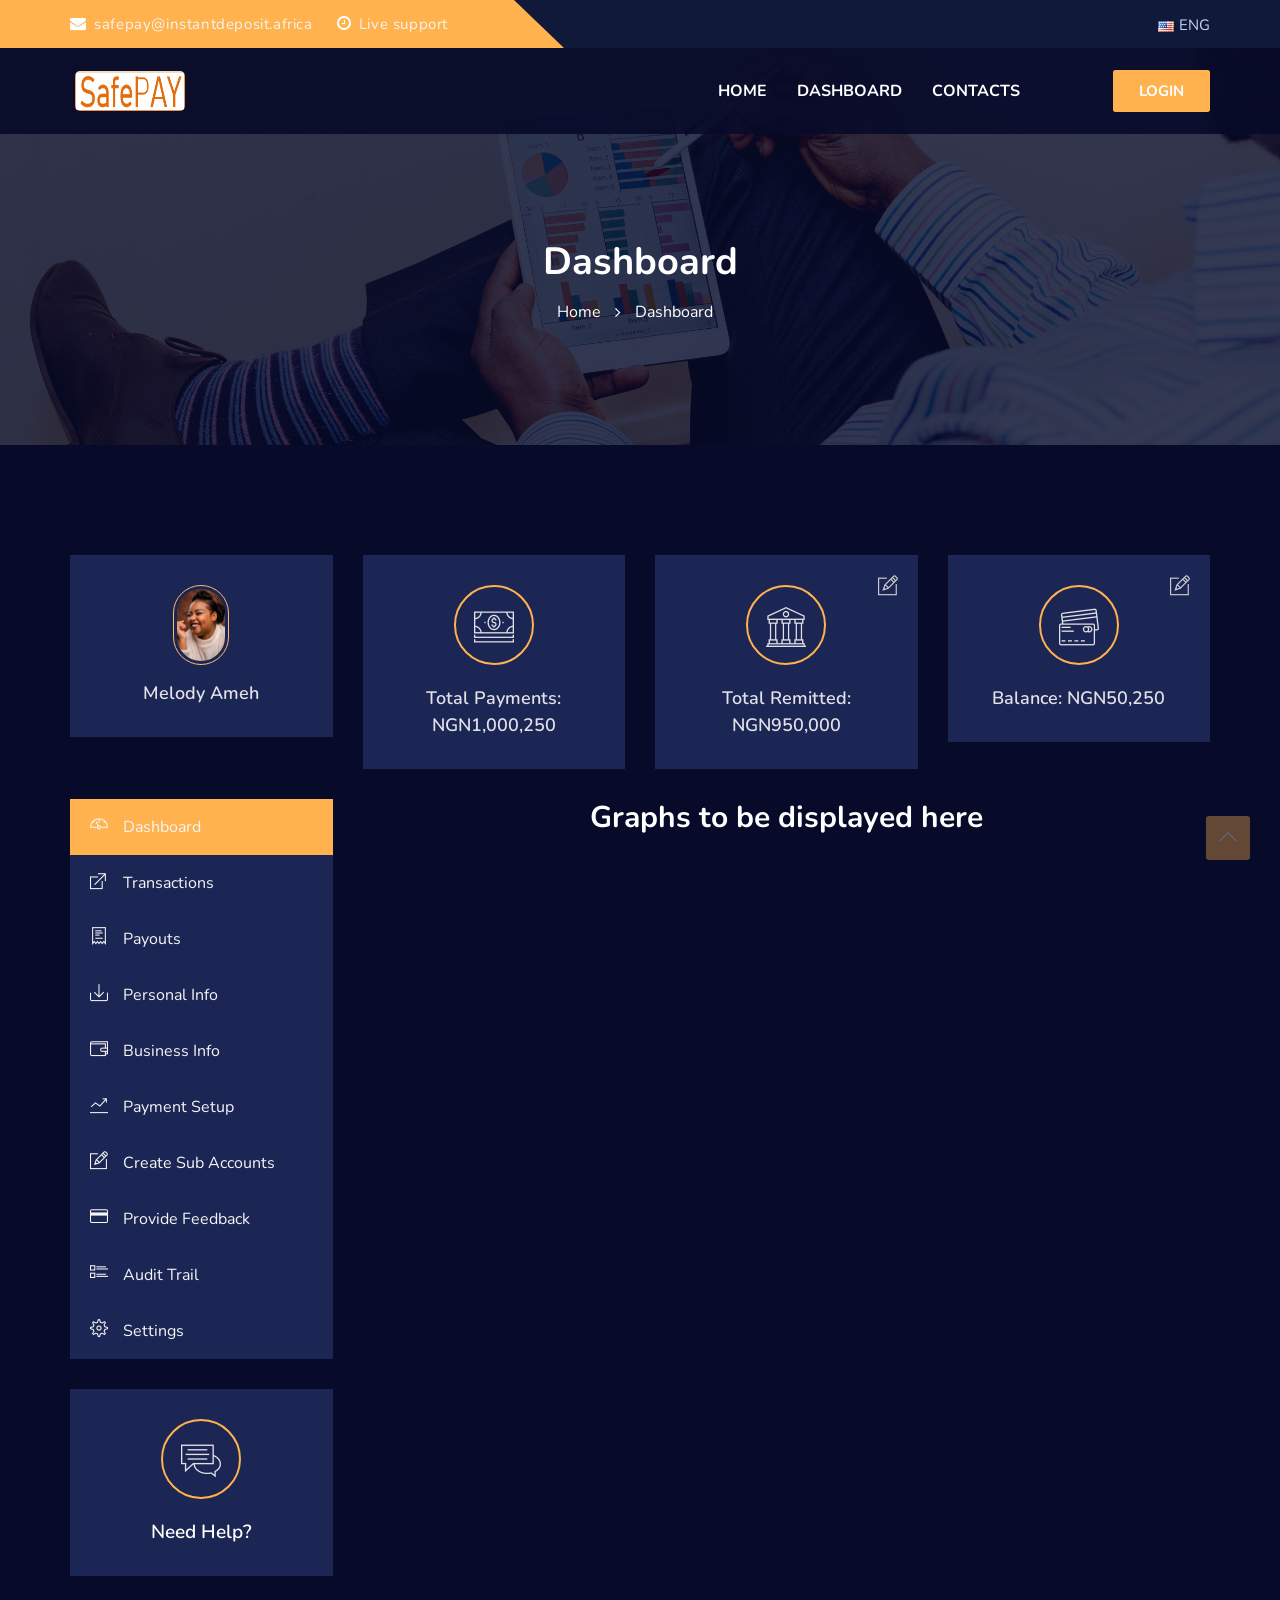
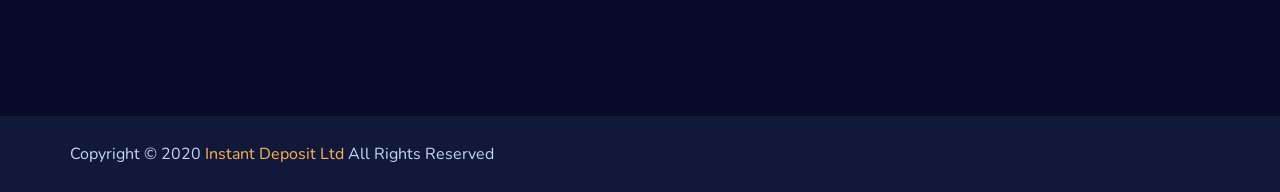
<file: a-dashboard.html>
<!doctype html>
<html class="no-js" lang="en">
	<head>
		<meta charset="utf-8">
		<meta http-equiv="x-ua-compatible" content="ie=edge">
		<title>Dashboard | SafePay</title>
		<meta name="description" content="">
		<meta name="viewport" content="width=device-width, initial-scale=1">

		<!-- favicon -->		
		<link rel="shortcut icon" type="image/x-icon" href="img/logo/favicon.ico">

		<!-- all css here -->

		<!-- bootstrap v3.3.6 css -->
		<link rel="stylesheet" href="css/bootstrap.min.css">
		<!-- owl.carousel css -->
		<link rel="stylesheet" href="css/owl.carousel.css">
		<link rel="stylesheet" href="css/owl.transitions.css">
        <!-- Animate css -->
        <link rel="stylesheet" href="css/animate.css">
        <!-- Nice-select css -->
        <link rel="stylesheet" href="css/nice-select.css">
        <!-- meanmenu css -->
        <link rel="stylesheet" href="css/meanmenu.min.css">
		<!-- font-awesome css -->
		<link rel="stylesheet" href="css/font-awesome.min.css">
		<link rel="stylesheet" href="css/themify-icons.css">
		<link rel="stylesheet" href="css/flaticon.css">
		<!-- magnific css -->
        <link rel="stylesheet" href="css/magnific.min.css">
		<!-- style css -->
		<link rel="stylesheet" href="style.css">
		<!-- responsive css -->
		<link rel="stylesheet" href="css/responsive.css">

		<!-- modernizr css -->
		<script src="js/vendor/modernizr-2.8.3.min.js"></script>
	</head>
		<body>

		<!--[if lt IE 8]>
			<p class="browserupgrade">You are using an <strong>outdated</strong> browser. Please <a href="http://browsehappy.com/">upgrade your browser</a> to improve your experience.</p>
		<![endif]-->

        <div id="preloader"></div>
        <!-- Start Header Area -->
        <header class="header-one">
            <!-- Start header top bar -->
            <div class="topbar-area">
                <div class="container">
                    <div class="row">
                        <div class=" col-md-6 col-sm-6 col-xs-12">
                            <div class="topbar-left">
                                <ul>
                                    <li><a href="#"><i class="fa fa-envelope"></i> safepay@instantdeposit.africa</a></li>
                                    <li><a href="#"><i class="fa fa-clock-o"></i> Live support</a></li>
                                </ul>  
                            </div>
                        </div>
                        <div class="col-md-6 col-sm-6 col-xs-12">
                            <div class="topbar-right">
								<ul>
                                    <li><a href="#"><img src="img/icon/w1.png" alt="">ENG</a>
                                       <ul>
                                           <li><a href="#"><img src="img/icon/w2.png" alt="">DEU</a>
                                           <li><a href="#"><img src="img/icon/w3.png" alt="">ESP</a>
                                           <li><a href="#"><img src="img/icon/w4.png" alt="">FRA</a>
                                           <li><a href="#"><img src="img/icon/w5.png" alt="">KSA</a>
                                       </ul>
                                    </li>
                                </ul>
							</div>
                        </div>
                    </div>
                </div>
            </div>
            <!-- End header top bar -->
            <!-- Start header menu area -->
            <div id="sticker" class="header-area hidden-xs">
                <div class="container">
                    <div class="row">
                        <div class="col-md-12 col-sm-12">
                            <div class="row">
                                <!-- logo start -->
                                <div class="col-md-3 col-sm-3">
                                    <div class="logo">
                                        <!-- Brand -->
                                        <a class="navbar-brand page-scroll" href="index.html">
                                            <img class="logoimg" src="img/logo/logo2.png" alt="">
                                        </a>
                                    </div>
                                    <!-- logo end -->
                                </div>
                                <div class="col-md-9 col-sm-9">
                                    <div class="header-right-link">
                                        <!-- search option end -->
                                        <a class="s-menu" href="login.html">Login</a>
                                    </div>
                                    <!-- mainmenu start -->
                                    <nav class="navbar navbar-default">
                                        <div class="collapse navbar-collapse" id="navbar-example">
                                            <div class="main-menu">
                                                <ul class="nav navbar-nav navbar-right">
                                                    <li><a href="index.html">Home</a>
                                                       
                                                    </li>
                                                   
                                                    <li><a class="pages" href="#">Dashboard</a>
                                                        <ul class="sub-menu">
                                                            <li><a href="a-dashboard.html">Dashboard</a></li>
                                                            
                                                            <li><a href="a-transection-log.html">Transaction Log</a></li>
                                                        </ul>
                                                    </li>
                                                    
                                                    <li><a href="contact.html">contacts</a></li>
                                                </ul>
                                            </div>
                                        </div>
                                    </nav>
                                    <!-- mainmenu end -->
                                </div>
                            </div>
                        </div>
                    </div>
                </div>
            </div>
            <!-- End header menu area -->
            <!-- Start mobile menu area -->
            <div class="mobile-menu-area hidden-lg hidden-md hidden-sm">
                <div class="container">
                    <div class="row">
                        <div class="col-md-12">
                            <div class="mobile-menu">
                                <div class="logo">
                                    <a href="index.html"><img src="img/logo/logo2.png" alt="" /></a>
                                </div>
                                <nav id="dropdown">
                                    <ul>
                                        <li><a href="index.html">Home</a>
                                            
                                        </li>
                                       
                                        <li><a class="pages" href="#">Dashboard</a>
                                            <ul class="sub-menu">
                                                <li><a href="a-dashboard.html">Dashboard</a></li>
                                                
                                                <li><a href="a-transection-log.html">Transaction Log</a></li>
                                            </ul>
                                        </li>
                                       
                                        <li><a href="contact.html">contacts</a></li>
                                    </ul>
                                </nav>
                            </div>					
                        </div>
                    </div>
                </div>
            </div>
            <!-- End mobile menu area -->	
        </header>
        <!-- End Header Area -->
        <!-- Start breadcrumbs area -->
        <div class="page-area">
            <div class="breadcumb-overlay"></div>
            <div class="container">
                <div class="row">
                    <div class="col-md-12 col-sm-12 col-xs-12">
                        <div class="breadcrumb text-center">
                            <div class="section-headline white-headline text-center">
                                <h3>Dashboard</h3>
                            </div>
                            <ul>
                                <li class="home-bread">Home</li>
                                <li>Dashboard</li>
                            </ul>
                        </div>
                    </div>
                </div>
            </div>
        </div>
        <!-- End breadcrumbs area -->
        <div class="dsahboard-area bg-color area-padding">
            <div class="container">
               <div class="row">
                   <div class="col-md-12 col-sm-12 col-xs-12">
                       <div class="dashboard-head">
                           <div class="row">
                                <div class="col-md-3 col-sm-3 col-xs-12">
                                    <div class="single-dash-head">
                                        <div class="dashboard-profile">
                                            <div class="profile-content">
                                                <img class="logoimg" src="img/about/profile.png" alt="">
                                                <span class="pro-name">Melody Ameh</span>
                                            </div>
                                        </div>
                                    </div>
                                </div>
                                <div class="col-md-3 col-sm-3 col-xs-12">
                                    <div class="single-dash-head">
                                        <div class="dashboard-amount">
                                            <div class="amount-content">
                                                <i class="flaticon-028-money"></i>
                                                <span class="pro-name">Total Payments: NGN1,000,250</span>
                                            </div>
                                        </div>
                                    </div>
                                </div>
                                <div class="col-md-3 col-sm-3 col-xs-12">
                                    <div class="single-dash-head">
                                        <div class="dashboard-amount">
                                            <div class="amount-content">
                                                <a class="edit-icon" href="a-add-bank.html"><i class="ti-pencil-alt"></i></a>
                                                <i class="flaticon-043-bank-2"></i>
                                                <span class="pro-name">Total Remitted: NGN950,000</span>
                                            </div>
                                        </div>
                                    </div>
                                </div>
                                <div class="col-md-3 col-sm-3 col-xs-12">
                                    <div class="single-dash-head">
                                        <div class="dashboard-amount">
                                            <div class="amount-content">
                                                <a class="edit-icon" href="a-card-number.html"><i class="ti-pencil-alt"></i></a>
                                                <i class="flaticon-050-credit-card-2"></i>
                                                <span class="pro-name">Balance: NGN50,250</span>
                                            </div>
                                        </div>
                                    </div>
                                </div>
                           </div>
                       </div>
                   </div>
               </div>
                <div class="row">
                    <div class="col-md-3 col-sm-3 col-xs-12">
                        <aside class="sidebar">
                            <div class="dashboard-side">
                                <ul>
                                    <li class="active"><a href="a-dashboard.html"><i class="ti-dashboard"></i>Dashboard</a></li>
                                    <li><a href="a-transection-log.html"><i class="ti-new-window"></i>Transactions</a></li>
                                    <li><a href="#"><i class="ti-receipt"></i>Payouts</a></li>
                                    <li><a href="#"><i class="ti-import"></i>Personal Info</a></li>
                                    <li><a href="#"><i class="ti-wallet"></i>Business Info</a></li>
                                    <li><a href="#"><i class="ti-stats-up"></i>Payment Setup</a></li>
                                    <li><a href="#"><i class="ti-pencil-alt"></i>Create Sub Accounts</a></li>
                                    <li><a href="#"><i class="ti-credit-card"></i>Provide Feedback</a></li>
                                    <li><a href="#"><i class="ti-layout-list-thumb"></i>Audit Trail</a></li>
                                    <li><a href="#"><i class="ti-settings"></i>Settings</a></li>
                                </ul>
                            </div>
                            <div class="dashboard-support">
                                <div class="support-inner">
                                    <div class="help-support">
                                        <i class="flaticon-107-speech-bubbles"></i>
                                        <a href="contact.html"><span class="help-text">Need Help?</span></a>
                                    </div>
                                </div>
                            </div>
                        </aside>
                    </div>
                    <div class="col-md-9 col-sm-9 col-xs-12">
                        <div class="dashboard-content">
                          <h3 style="text-align: center;">Graphs to be displayed here</h3> 
                        </div>
                    </div>
                </div>
            </div>
        </div>
        <!-- Start footer area -->
        <footer class="footer-1">
            <!-- Start footer bottom area -->
            <div class="footer-area-bottom">
                <div class="container">
                    <div class="row">
                        <div class="col-md-6 col-sm-6 col-xs-12">
                            <div class="copyright">
                                <p>
                                    Copyright © 2020
                                    <a href="https://instantdeposit.africa">Instant Deposit Ltd</a> All Rights Reserved
                                </p>
                            </div>
                        </div>
                    </div>
                </div>
            </div>
            <!-- End footer bottom area -->
        </footer>
        <!-- End footer area -->
        
		
		<!-- all js here -->

		<!-- jquery latest version -->
		<script src="js/vendor/jquery-1.12.4.min.js"></script>
		<!-- bootstrap js -->
		<script src="js/bootstrap.min.js"></script>
		<!-- owl.carousel js -->
		<script src="js/owl.carousel.min.js"></script>
        <!-- stellar js -->
        <script src="js/jquery.stellar.min.js"></script>
		<!-- magnific js -->
        <script src="js/magnific.min.js"></script>
        <!-- Nice-select js -->
        <script src="js/jquery.nice-select.min.js"></script>
        <!-- wow js -->
        <script src="js/wow.min.js"></script>
        <!-- meanmenu js -->
        <script src="js/jquery.meanmenu.js"></script>
		<!-- Form validator js -->
		<script src="js/form-validator.min.js"></script>
		<!-- plugins js -->
		<script src="js/plugins.js"></script>
		<!-- main js -->
		<script src="js/main.js"></script>
	</body>
</html>
</file>
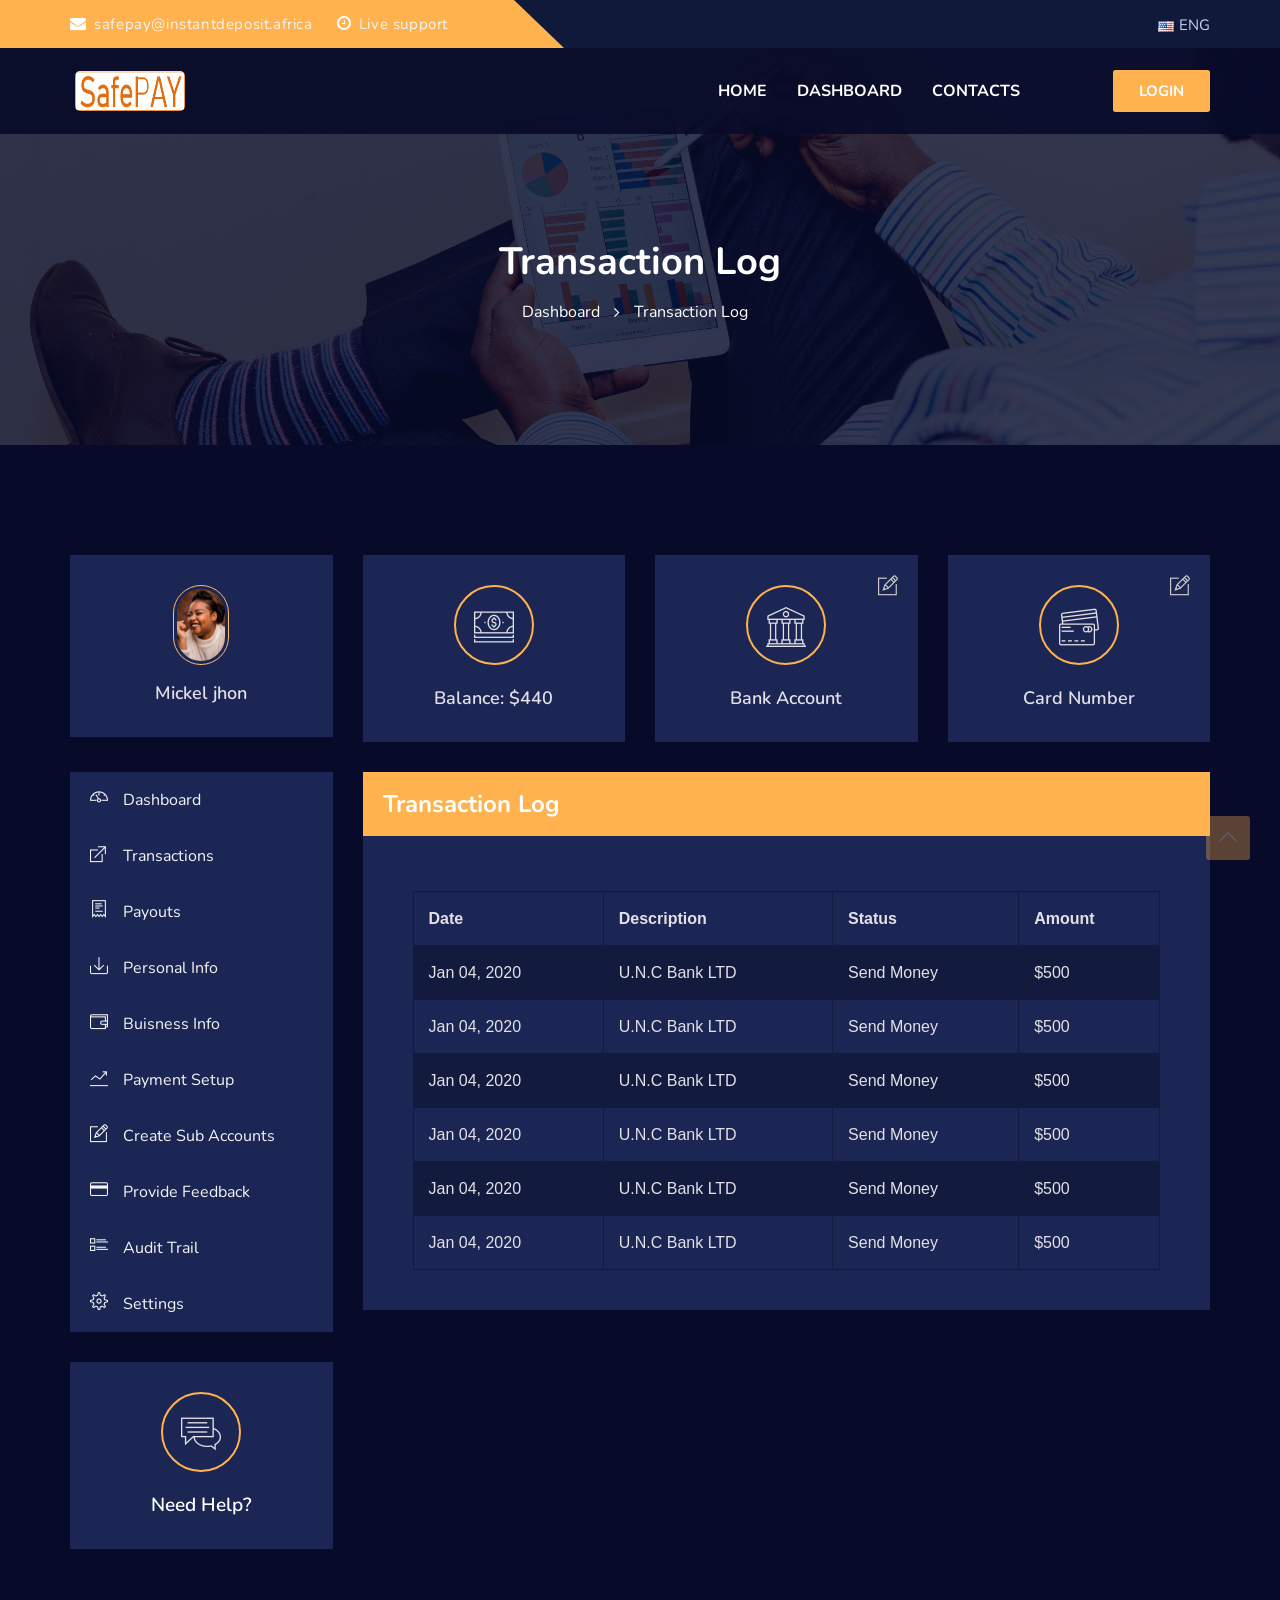
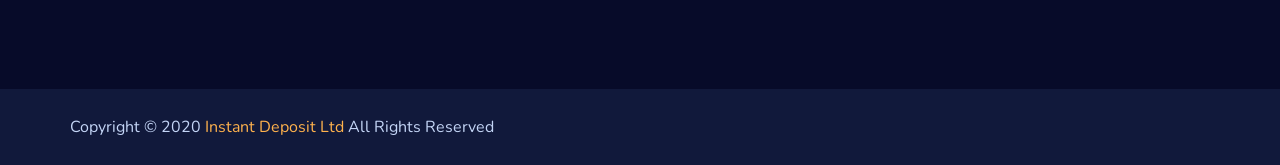
<file: a-transection-log.html>
<!doctype html>
<html class="no-js" lang="en">
	<head>
		<meta charset="utf-8">
		<meta http-equiv="x-ua-compatible" content="ie=edge">
		<title>Transaction Log | SafePAY</title>
		<meta name="description" content="">
		<meta name="viewport" content="width=device-width, initial-scale=1">

		<!-- favicon -->		
		<link rel="shortcut icon" type="image/x-icon" href="img/logo/favicon.ico">

		<!-- all css here -->

		<!-- bootstrap v3.3.6 css -->
		<link rel="stylesheet" href="css/bootstrap.min.css">
		<!-- owl.carousel css -->
		<link rel="stylesheet" href="css/owl.carousel.css">
		<link rel="stylesheet" href="css/owl.transitions.css">
        <!-- Animate css -->
        <link rel="stylesheet" href="css/animate.css">
        <!-- Nice-select css -->
        <link rel="stylesheet" href="css/nice-select.css">
        <!-- meanmenu css -->
        <link rel="stylesheet" href="css/meanmenu.min.css">
		<!-- font-awesome css -->
		<link rel="stylesheet" href="css/font-awesome.min.css">
		<link rel="stylesheet" href="css/themify-icons.css">
		<link rel="stylesheet" href="css/flaticon.css">
		<!-- magnific css -->
        <link rel="stylesheet" href="css/magnific.min.css">
		<!-- style css -->
		<link rel="stylesheet" href="style.css">
		<!-- responsive css -->
		<link rel="stylesheet" href="css/responsive.css">

		<!-- modernizr css -->
		<script src="js/vendor/modernizr-2.8.3.min.js"></script>
	</head>
		<body>

		<!--[if lt IE 8]>
			<p class="browserupgrade">You are using an <strong>outdated</strong> browser. Please <a href="http://browsehappy.com/">upgrade your browser</a> to improve your experience.</p>
		<![endif]-->

        <div id="preloader"></div>
        <!-- Start Header Area -->
        <header class="header-one">
            <!-- Start header top bar -->
            <div class="topbar-area">
                <div class="container">
                    <div class="row">
                        <div class=" col-md-6 col-sm-6 col-xs-12">
                            <div class="topbar-left">
                                <ul>
                                    <li><a href="#"><i class="fa fa-envelope"></i> safepay@instantdeposit.africa</a></li>
                                    <li><a href="#"><i class="fa fa-clock-o"></i> Live support</a></li>
                                </ul>  
                            </div>
                        </div>
                        <div class="col-md-6 col-sm-6 col-xs-12">
                            <div class="topbar-right">
								<ul>
                                    <li><a href="#"><img src="img/icon/w1.png" alt="">ENG</a>
                                       <ul>
                                           <li><a href="#"><img src="img/icon/w2.png" alt="">DEU</a>
                                           <li><a href="#"><img src="img/icon/w3.png" alt="">ESP</a>
                                           <li><a href="#"><img src="img/icon/w4.png" alt="">FRA</a>
                                           <li><a href="#"><img src="img/icon/w5.png" alt="">KSA</a>
                                       </ul>
                                    </li>
                                </ul>
							</div>
                        </div>
                    </div>
                </div>
            </div>
            <!-- End header top bar -->
            <!-- Start header menu area -->
            <div id="sticker" class="header-area hidden-xs">
                <div class="container">
                    <div class="row">
                        <div class="col-md-12 col-sm-12">
                            <div class="row">
                                <!-- logo start -->
                                <div class="col-md-3 col-sm-3">
                                    <div class="logo">
                                        <!-- Brand -->
                                        <a class="navbar-brand page-scroll" href="index.html">
                                            <img src="img/logo/logo2.png" alt="">
                                        </a>
                                    </div>
                                    <!-- logo end -->
                                </div>
                                <div class="col-md-9 col-sm-9">
                                    <div class="header-right-link">
                                        <!-- search option end -->
                                        <a class="s-menu" href="login.html">Login</a>
                                    </div>
                                    <!-- mainmenu start -->
                                    <nav class="navbar navbar-default">
                                        <div class="collapse navbar-collapse" id="navbar-example">
                                            <div class="main-menu">
                                                <ul class="nav navbar-nav navbar-right">
                                                    <li><a href="index.html">Home</a>
                                                       
                                                    </li>
                                                    
                                                    <li><a class="pages" href="#">Dashboard</a>
                                                        <ul class="sub-menu">
                                                            <li><a href="a-dashboard.html">Dashboard</a></li>
                                                            
                                                            <li><a href="a-transection-log.html">Transaction Log</a></li>
                                                        </ul>
                                                    </li>
                                                    
                                                    <li><a href="contact.html">contacts</a></li>
                                                </ul>
                                            </div>
                                        </div>
                                    </nav>
                                    <!-- mainmenu end -->
                                </div>
                            </div>
                        </div>
                    </div>
                </div>
            </div>
            <!-- End header menu area -->
            <!-- Start mobile menu area -->
            <div class="mobile-menu-area hidden-lg hidden-md hidden-sm">
                <div class="container">
                    <div class="row">
                        <div class="col-md-12">
                            <div class="mobile-menu">
                                <div class="logo">
                                    <a href="index.html"><img src="img/logo/logo2.png" alt="" /></a>
                                </div>
                                <nav id="dropdown">
                                    <ul>
                                        <li><a class="pages" href="index.html">Home</a>
                                            <ul class="sub-menu">
                                                <li><a href="index.html">Home 01</a></li>
                                            </ul>
                                        </li>
                                        
                                        <li><a class="pages" href="#">Dashboard</a>
                                            <ul class="sub-menu">
                                                <li><a href="a-dashboard.html">Dashboard</a></li>
                                                <li><a href="a-transection-log.html">Transaction Log</a></li>
                                            </ul>
                                        </li>
                                       
                                        <li><a href="contact.html">contacts</a></li>
                                    </ul>
                                </nav>
                            </div>					
                        </div>
                    </div>
                </div>
            </div>
            <!-- End mobile menu area -->	
        </header>
        <!-- End Header Area -->
        <!-- Start breadcrumbs area -->
        <div class="page-area">
            <div class="breadcumb-overlay"></div>
            <div class="container">
                <div class="row">
                    <div class="col-md-12 col-sm-12 col-xs-12">
                        <div class="breadcrumb text-center">
                            <div class="section-headline white-headline text-center">
                                <h3>Transaction Log</h3>
                            </div>
                            <ul>
                                <li class="home-bread">Dashboard</li>
                                <li>Transaction Log</li>
                            </ul>
                        </div>
                    </div>
                </div>
            </div>
        </div>
        <!-- End breadcrumbs area -->
        <div class="dsahboard-area bg-color area-padding">
            <div class="container">
                <div class="row">
                   <div class="col-md-12 col-sm-12 col-xs-12">
                       <div class="dashboard-head">
                           <div class="row">
                                <div class="col-md-3 col-sm-3 col-xs-12">
                                    <div class="single-dash-head">
                                        <div class="dashboard-profile">
                                            <div class="profile-content">
                                                <img src="img/about/profile.png" alt="">
                                                <span class="pro-name">Mickel jhon</span>
                                            </div>
                                        </div>
                                    </div>
                                </div>
                                <div class="col-md-3 col-sm-3 col-xs-12">
                                    <div class="single-dash-head">
                                        <div class="dashboard-amount">
                                            <div class="amount-content">
                                                <i class="flaticon-028-money"></i>
                                                <span class="pro-name">Balance: $440</span>
                                            </div>
                                        </div>
                                    </div>
                                </div>
                                <div class="col-md-3 col-sm-3 col-xs-12">
                                    <div class="single-dash-head">
                                        <div class="dashboard-amount">
                                            <div class="amount-content">
                                                <a class="edit-icon" href="a-add-bank.html"><i class="ti-pencil-alt"></i></a>
                                                <i class="flaticon-043-bank-2"></i>
                                                <span class="pro-name">Bank Account</span>
                                            </div>
                                        </div>
                                    </div>
                                </div>
                                <div class="col-md-3 col-sm-3 col-xs-12">
                                    <div class="single-dash-head">
                                        <div class="dashboard-amount">
                                            <div class="amount-content">
                                                <a class="edit-icon" href="a-card-number.html"><i class="ti-pencil-alt"></i></a>
                                                <i class="flaticon-050-credit-card-2"></i>
                                                <span class="pro-name">Card Number</span>
                                            </div>
                                        </div>
                                    </div>
                                </div>
                           </div>
                       </div>
                   </div>
               </div>
                <div class="row">
                    <div class="col-md-3 col-sm-3 col-xs-12">
                        <aside class="sidebar">
                            <div class="dashboard-side">
                                <ul>
                                    <li><a href="a-dashboard.html"><i class="ti-dashboard"></i>Dashboard</a></li>
                                    <li><a href="#"><i class="ti-new-window"></i>Transactions</a></li>
                                    <li><a href="#"><i class="ti-receipt"></i>Payouts</a></li>
                                    <li><a href="#"><i class="ti-import"></i>Personal Info</a></li>
                                    <li><a href="#"><i class="ti-wallet"></i>Buisness Info</a></li>
                                    <li><a href="#"><i class="ti-stats-up"></i>Payment Setup</a></li>
                                    <li><a href="#"><i class="ti-pencil-alt"></i>Create Sub Accounts</a></li>
                                    <li><a href="#"><i class="ti-credit-card"></i>Provide Feedback</a></li>
                                    <li><a href="#"><i class="ti-layout-list-thumb"></i>Audit Trail</a></li>
                                    <li><a href="#"><i class="ti-settings"></i>Settings</a></li>
                                </ul>
                            </div>
                            <div class="dashboard-support">
                                <div class="support-inner">
                                    <div class="help-support">
                                        <i class="flaticon-107-speech-bubbles"></i>
                                        <a href="contact.html"><span class="help-text">Need Help?</span></a>
                                    </div>
                                </div>
                            </div>
                        </aside>
                    </div>
                    <div class="col-md-9 col-sm-9 col-xs-12">
                        <div class="dashboard-content">
                            <div class="row">
                                <div class="col-md-12 col-sm-12 col-xs-12">
                                    <div class="send-money-form transection-log">
                                        <div class="form-text">
                                            <h4 class="form-top">Transaction Log</h4>
                                            <div class="form-inner table-inner">
                                                <table>
                                                    <tr>
                                                        <th>Date</th>
                                                        <th>Description</th>
                                                        <th>Status</th>
                                                        <th>Amount</th>
                                                    </tr>
                                                    <tr>
                                                        <td>Jan 04, 2020</td>
                                                        <td>U.N.C Bank LTD</td>
                                                        <td>Send Money</td>
                                                        <td>$500</td>
                                                    </tr>
                                                    <tr>
                                                        <td>Jan 04, 2020</td>
                                                        <td>U.N.C Bank LTD</td>
                                                        <td>Send Money</td>
                                                        <td>$500</td>
                                                    </tr>
                                                    <tr>
                                                        <td>Jan 04, 2020</td>
                                                        <td>U.N.C Bank LTD</td>
                                                        <td>Send Money</td>
                                                        <td>$500</td>
                                                    </tr>
                                                    <tr>
                                                        <td>Jan 04, 2020</td>
                                                        <td>U.N.C Bank LTD</td>
                                                        <td>Send Money</td>
                                                        <td>$500</td>
                                                    </tr>
                                                    <tr>
                                                        <td>Jan 04, 2020</td>
                                                        <td>U.N.C Bank LTD</td>
                                                        <td>Send Money</td>
                                                        <td>$500</td>
                                                    </tr>
                                                    <tr>
                                                        <td>Jan 04, 2020</td>
                                                        <td>U.N.C Bank LTD</td>
                                                        <td>Send Money</td>
                                                        <td>$500</td>
                                                    </tr>
                                                </table>
                                            </div>
                                        </div>
                                    </div>
                                </div>
                            </div>
                        </div>
                    </div>
                </div>
            </div>
        </div>
        <!-- Start footer area -->
        <footer class="footer-1">
            <!-- Start footer bottom area -->
            <div class="footer-area-bottom">
                <div class="container">
                    <div class="row">
                        <div class="col-md-6 col-sm-6 col-xs-12">
                            <div class="copyright">
                                <p>
                                    Copyright © 2020
                                    <a href="https://instantdeposit.africa">Instant Deposit Ltd</a> All Rights Reserved
                                </p>
                            </div>
                        </div>
                    </div>
                </div>
            </div>
            <!-- End footer bottom area -->
        </footer>
        <!-- End footer area -->
        
		
		<!-- all js here -->

		<!-- jquery latest version -->
		<script src="js/vendor/jquery-1.12.4.min.js"></script>
		<!-- bootstrap js -->
		<script src="js/bootstrap.min.js"></script>
		<!-- owl.carousel js -->
		<script src="js/owl.carousel.min.js"></script>
        <!-- stellar js -->
        <script src="js/jquery.stellar.min.js"></script>
		<!-- magnific js -->
        <script src="js/magnific.min.js"></script>
        <!-- Nice-select js -->
        <script src="js/jquery.nice-select.min.js"></script>
        <!-- wow js -->
        <script src="js/wow.min.js"></script>
        <!-- meanmenu js -->
        <script src="js/jquery.meanmenu.js"></script>
		<!-- Form validator js -->
		<script src="js/form-validator.min.js"></script>
		<!-- plugins js -->
		<script src="js/plugins.js"></script>
		<!-- main js -->
		<script src="js/main.js"></script>
	</body>
</html>
</file>
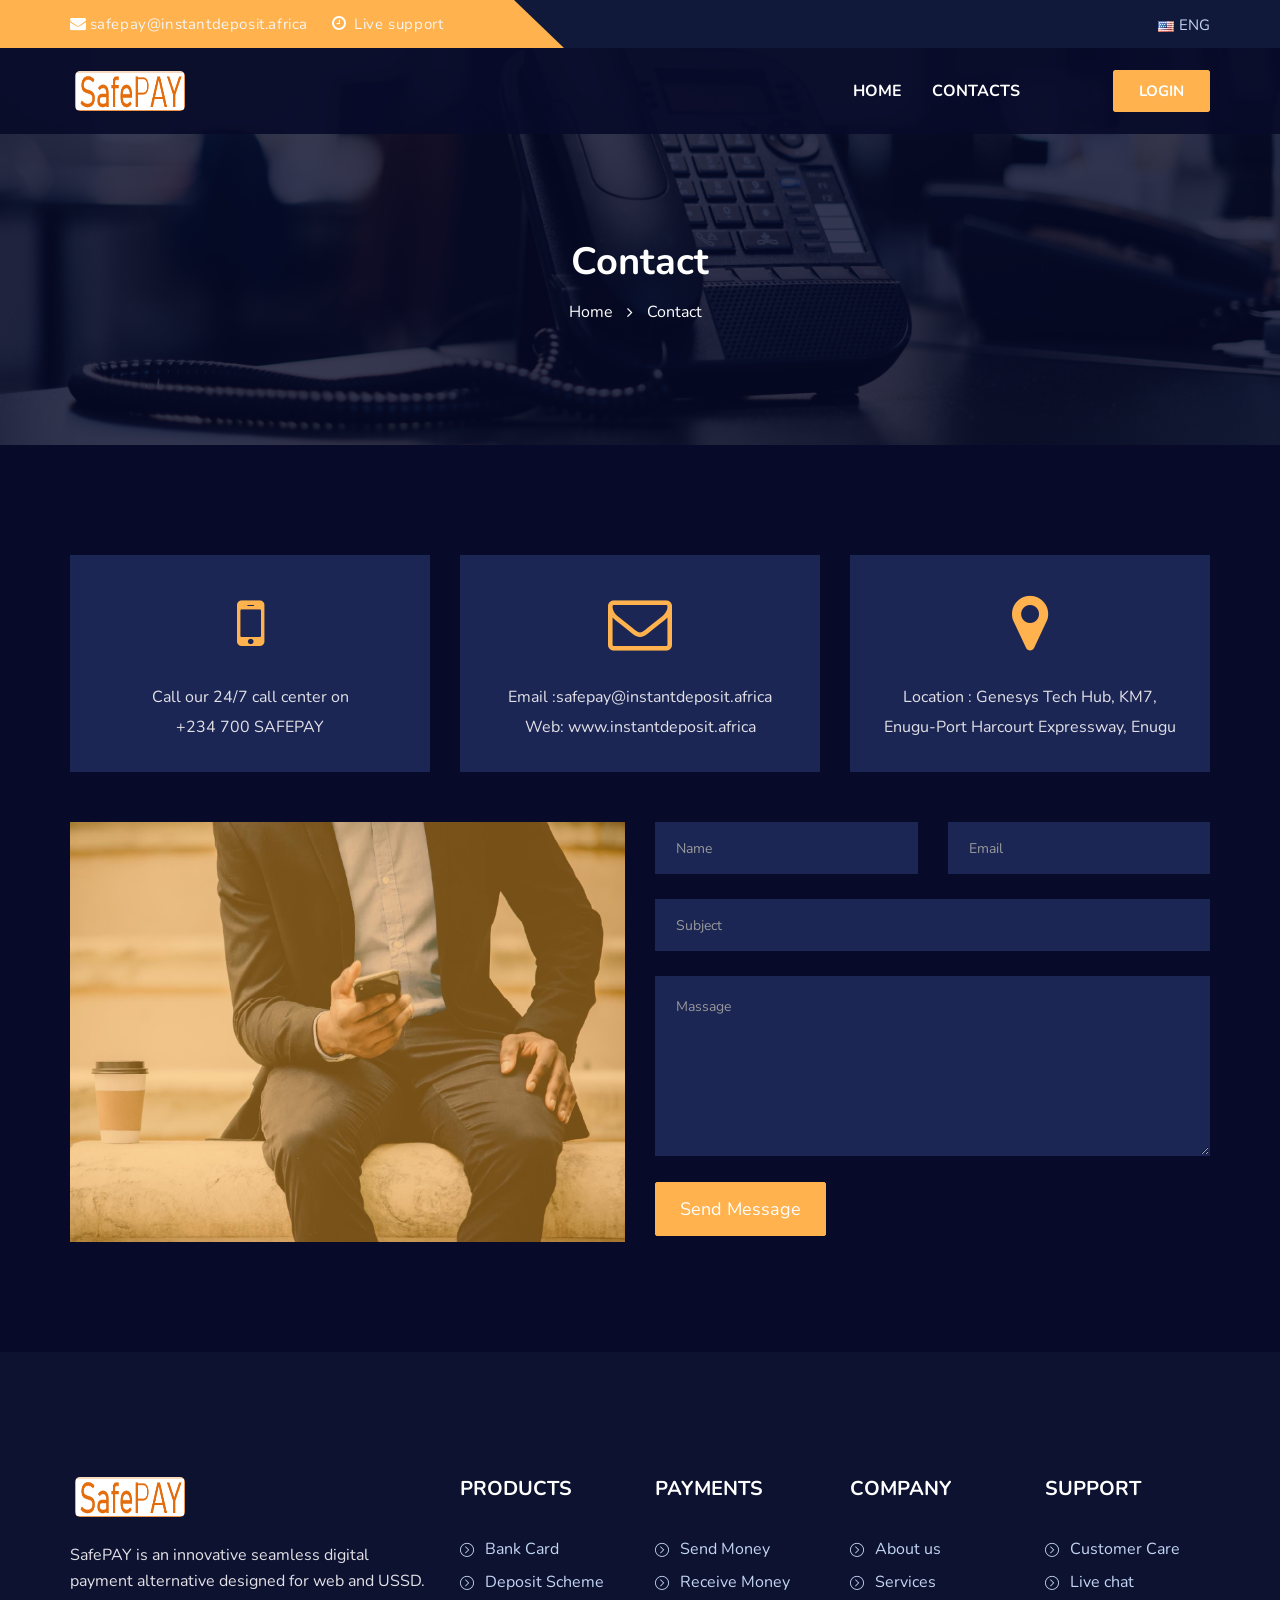
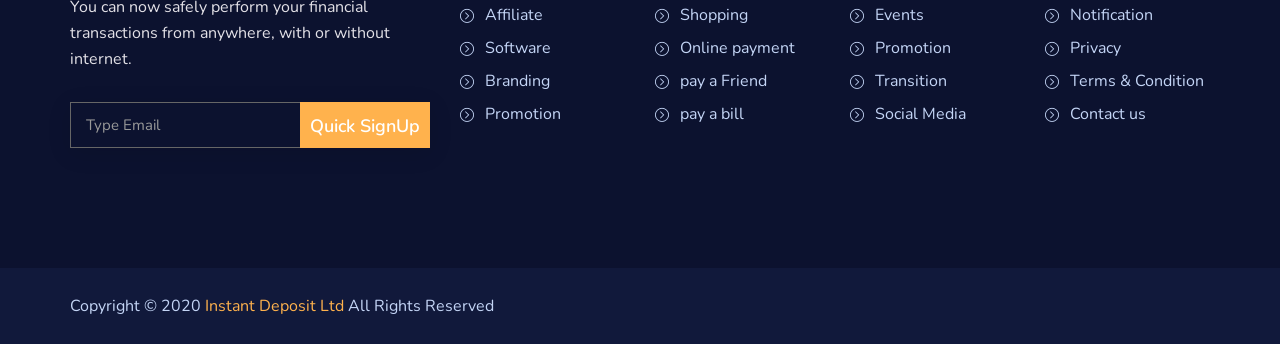
<file: contact.html>
<!doctype html>
<html class="no-js" lang="en">
	<head>
		<meta charset="utf-8">
		<meta http-equiv="x-ua-compatible" content="ie=edge">
		<title>Contact | SafePAY</title>
		<meta name="description" content="">
		<meta name="viewport" content="width=device-width, initial-scale=1">

		<!-- favicon -->		
		<link rel="shortcut icon" type="image/x-icon" href="img/logo/favicon.ico">

		<!-- all css here -->

		<!-- bootstrap v3.3.6 css -->
		<link rel="stylesheet" href="css/bootstrap.min.css">
		<!-- owl.carousel css -->
		<link rel="stylesheet" href="css/owl.carousel.css">
		<link rel="stylesheet" href="css/owl.transitions.css">
        <!-- Animate css -->
        <link rel="stylesheet" href="css/animate.css">
        <!-- Nice-select css -->
        <link rel="stylesheet" href="css/nice-select.css">
        <!-- meanmenu css -->
        <link rel="stylesheet" href="css/meanmenu.min.css">
		<!-- font-awesome css -->
		<link rel="stylesheet" href="css/font-awesome.min.css">
		<link rel="stylesheet" href="css/themify-icons.css">
		<link rel="stylesheet" href="css/flaticon.css">
		<!-- magnific css -->
        <link rel="stylesheet" href="css/magnific.min.css">
		<!-- style css -->
		<link rel="stylesheet" href="style.css">
		<!-- responsive css -->
		<link rel="stylesheet" href="css/responsive.css">

		<!-- modernizr css -->
		<script src="js/vendor/modernizr-2.8.3.min.js"></script>
	</head>
		<body>

		<!--[if lt IE 8]>
			<p class="browserupgrade">You are using an <strong>outdated</strong> browser. Please <a href="http://browsehappy.com/">upgrade your browser</a> to improve your experience.</p>
		<![endif]-->

        <div id="preloader"></div>
        <!-- Start Header Area -->
        <header class="header-one">
            <!-- Start header top bar -->
            <div class="topbar-area">
                <div class="container">
                    <div class="row">
                        <div class=" col-md-6 col-sm-6 col-xs-12">
                            <div class="topbar-left">
                                <ul>
                                    <li><a href="#"><i class="fa fa-envelope"></i>safepay@instantdeposit.africa</a></li>
                                    <li><a href="#"><i class="fa fa-clock-o"></i> Live support</a></li>
                                </ul>  
                            </div>
                        </div>
                        <div class="col-md-6 col-sm-6 col-xs-12">
                            <div class="topbar-right">
								<ul>
                                    <li><a href="#"><img src="img/icon/w1.png" alt="">ENG</a>
                                       <ul>
                                           <li><a href="#"><img src="img/icon/w2.png" alt="">DEU</a>
                                           <li><a href="#"><img src="img/icon/w3.png" alt="">ESP</a>
                                           <li><a href="#"><img src="img/icon/w4.png" alt="">FRA</a>
                                           <li><a href="#"><img src="img/icon/w5.png" alt="">KSA</a>
                                       </ul>
                                    </li>
                                    
                                </ul>
							</div>
                        </div>
                    </div>
                </div>
            </div>
            <!-- End header top bar -->
            <!-- Start header menu area -->
            <div id="sticker" class="header-area hidden-xs">
                <div class="container">
                    <div class="row">
                        <div class="col-md-12 col-sm-12">
                            <div class="row">
                                <!-- logo start -->
                                <div class="col-md-3 col-sm-3">
                                    <div class="logo">
                                        <!-- Brand -->
                                        <a class="navbar-brand page-scroll" href="index.html">
                                            <img src="img/logo/logo2.png" alt="">
                                        </a>
                                    </div>
                                    <!-- logo end -->
                                </div>
                                <div class="col-md-9 col-sm-9">
                                    <div class="header-right-link">
                                        <!-- search option end -->
                                        <a class="s-menu" href="login.html">Login</a>
                                    </div>
                                    <!-- mainmenu start -->
                                    <nav class="navbar navbar-default">
                                        <div class="collapse navbar-collapse" id="navbar-example">
                                            <div class="main-menu">
                                                <ul class="nav navbar-nav navbar-right">
                                                    <li><a href="index.html">Home</a>
                                                       
                                                    </li>
                                                    
                                            
                                                    
                                                    <li><a href="contact.html">contacts</a></li>
                                                </ul>
                                            </div>
                                        </div>
                                    </nav>
                                    <!-- mainmenu end -->
                                </div>
                            </div>
                        </div>
                    </div>
                </div>
            </div>
            <!-- End header menu area -->
            <!-- Start mobile menu area -->
            <div class="mobile-menu-area hidden-lg hidden-md hidden-sm">
                <div class="container">
                    <div class="row">
                        <div class="col-md-12">
                            <div class="mobile-menu">
                                <div class="logo">
                                    <a href="index.html"><img src="img/logo/logo2.png" alt="" /></a>
                                </div>
                                <nav id="dropdown">
                                    <ul>
                                        <li><a class="pages" href="index.html">Home</a>
                                            <ul class="sub-menu">
                                                <li><a href="index.html">Home 01</a></li>
                                            </ul>
                                        </li>
                                        
                                       
                                      
                                        <li><a href="contact.html">contacts</a></li>
                                    </ul>
                                </nav>
                            </div>					
                        </div>
                    </div>
                </div>
            </div>
            <!-- End mobile menu area -->	
        </header>
        <!-- End Header Area -->
        <!-- Start breadcrumbs area -->
        <div id="contact-page-area">
            <div class="breadcumb-overlay"></div>
            <div class="container">
                <div class="row">
                    <div class="col-md-12 col-sm-12 col-xs-12">
                        <div class="breadcrumb text-center">
                            <div class="section-headline white-headline text-center">
                                <h3>Contact</h3>
                            </div>
                            <ul>
                                <li class="home-bread">Home</li>
                                <li>Contact</li>
                            </ul>
                        </div>
                    </div>
                </div>
            </div>
        </div>
        <!-- End breadcrumbs area -->
        <!-- Start contact page area -->
        <div class="contact-area bg-color area-padding">
            <div class="container">
                <div class="row">
                    <div class="contact-inner">
                        <!-- Start contact icon column -->
                        <div class="col-md-4 col-sm-4 col-xs-12">
                            <div class="contact-icon text-center">
                                <div class="single-icon">
                                    <i class="fa fa-mobile"></i>
                                    <p>
                                        Call our 24/7 call center on<br>
                                        <span>+234 700 SAFEPAY</span>
                                    </p>
                                </div>
                            </div>
                        </div>
                        <!-- Start contact icon column -->
                        <div class="col-md-4 col-sm-4 col-xs-12">
                            <div class="contact-icon text-center">
                                <div class="single-icon">
                                    <i class="fa fa-envelope-o"></i>
                                    <p>
                                        Email :safepay@instantdeposit.africa<br>
                                        <span>Web: www.instantdeposit.africa</span>
                                    </p>
                                </div>
                            </div>
                        </div>
                        <!-- Start contact icon column -->
                        <div class="col-md-4 col-sm-4 col-xs-12">
                            <div class="contact-icon text-center">
                                <div class="single-icon">
                                    <i class="fa fa-map-marker"></i>
                                    <p>
                                        Location : Genesys Tech Hub, KM7, <br>
                                        <span>Enugu-Port Harcourt Expressway, Enugu</span>
                                    </p>
                                </div>
                            </div>
                        </div>
                    </div>
                </div>
                <div class="row">
                     <div class="col-md-6 col-sm-6 col-xs-12">
                         <div class="contact-images">
                             <img src="img/background/sitting.png" alt="">
                         </div>
                    </div>
                    <!-- Start Left contact -->
                    <div class="col-md-6 col-sm-6 col-xs-12">
                        <div class="contact-form">
                            <div class="row">
                                <form id="contactForm" method="POST" action="contact.php" class="contact-form">
                                    <div class="col-md-6 col-sm-6 col-xs-12">
                                        <input type="text" id="name" class="form-control" placeholder="Name" required data-error="Please enter your name">
                                        <div class="help-block with-errors"></div>
                                    </div>
                                    <div class="col-md-6 col-sm-6 col-xs-12">
                                        <input type="email" class="email form-control" id="email" placeholder="Email" required data-error="Please enter your email">
                                        <div class="help-block with-errors"></div>
                                    </div>
                                    <div class="col-md-12 col-sm-12 col-xs-12">
                                        <input type="text" id="msg_subject" class="form-control" placeholder="Subject" required data-error="Please enter your message subject">
                                        <div class="help-block with-errors"></div>
                                    </div>
                                    <div class="col-md-12 col-sm-12 col-xs-12">
                                        <textarea id="message" rows="7" placeholder="Massage" class="form-control" required data-error="Write your message"></textarea>
                                        <div class="help-block with-errors"></div>
                                    </div>
                                    <div class="col-md-12 col-sm-12 col-xs-12 text-center">
                                        <button type="submit" id="submit" class="add-btn contact-btn">Send Message</button>
                                        <div id="msgSubmit" class="h3 text-center hidden"></div> 
                                        <div class="clearfix"></div>
                                    </div>   
                                </form>  
                            </div>
                        </div>
                    </div>
                    <!-- End Left contact -->
                </div>
            </div>
        </div>
        <!-- End contact page area -->
        <!-- Start footer area -->
        <footer class="footer-1">
            <div class="footer-area">
                <div class="container">
                    <div class="row">
                       <!-- Start column-->
                       <div class="col-md-4 col-sm-6 col-xs-12">
                            <div class="footer-content logo-footer">
                                <div class="footer-head">
                                    <div class="footer-logo">
                                    	<a class="footer-black-logo" href="#"><img src="img/logo/logo2.png" alt=""></a>
                                    </div>
                                    <p>
                                        SafePAY is an innovative seamless digital payment alternative designed for web and USSD. You can now safely perform your financial transactions from anywhere, with or without internet.                                    </p>
                                    <div class="subs-feilds">
                                        <div class="suscribe-input">
                                            <input type="email" class="email form-control width-80" id="sus_email" placeholder="Type Email">
                                            <button type="submit" id="sus_submit" class="add-btn">Quick SignUp</button>
                                        </div>
                                    </div>
                                </div>
                            </div>
                        </div>
                        <!-- End column-->
                        <!-- Start column-->
                        <div class="col-md-2 col-sm-3 col-xs-12">
                            <div class="footer-content">
                                <div class="footer-head">
                                    <h4>Products</h4>
                                    <ul class="footer-list">
                                        <li><a href="#">Bank Card</a></li>
                                        <li><a href="#">Deposit Scheme</a></li>
                                        <li><a href="#">Affiliate</a></li>
                                        <li><a href="#">Software</a></li>
                                        <li><a href="#">Branding </a></li>
                                        <li><a href="#">Promotion </a></li>
                                    </ul>
                                </div>
                            </div>
                        </div>
                        <!-- End column-->
                        <!-- Start column-->
                        <div class="col-md-2 col-sm-3 col-xs-12">
                            <div class="footer-content">
                                <div class="footer-head">
                                    <h4>Payments</h4>
                                    <ul class="footer-list">
                                        <li><a href="#">Send Money</a></li>
                                        <li><a href="#">Receive Money </a></li>
                                        <li><a href="#">Shopping</a></li>
                                        <li><a href="#">Online payment</a></li>
                                        <li><a href="#">pay a Friend </a></li>
                                        <li><a href="#">pay a bill </a></li>
                                    </ul>
                                </div>
                            </div>
                        </div>
                        <!-- End column-->
                        <!-- Start column-->
                        <div class="col-md-2 hidden-sm col-xs-12">
                            <div class="footer-content">
                                <div class="footer-head">
                                    <h4>Company</h4>
                                    <ul class="footer-list">
                                        <li><a href="#">About us</a></li>
                                        <li><a href="#">Services </a></li>
                                        <li><a href="#">Events</a></li>
                                        <li><a href="#">Promotion</a></li>
                                        <li><a href="#">Transition</a></li>
                                        <li><a href="#">Social Media</a></li>
                                    </ul>
                                </div>
                            </div>
                        </div>
                        <!-- End column-->
                        <!-- Start column-->
                        <div class="col-md-2 hidden-sm col-xs-12">
                             <div class="footer-content last-content">
                                <div class="footer-head">
                                    <h4>Support</h4>
                                    <ul class="footer-list">
                                        <li><a href="#">Customer Care</a></li>
                                        <li><a href="#">Live chat</a></li>
                                        <li><a href="#">Notification</a></li>
                                        <li><a href="#">Privacy</a></li>
                                        <li><a href="#">Terms & Condition</a></li>
                                        <li><a href="#">Contact us </a></li>
                                    </ul>
                                </div>
                            </div>
                        </div>
                        <!-- End column-->
                    </div>
                </div>
            </div>
            <!-- Start footer bottom area -->
            <div class="footer-area-bottom">
                <div class="container">
                    <div class="row">
                        <div class="col-md-6 col-sm-6 col-xs-12">
                            <div class="copyright">
                                <p>
                                    Copyright © 2020
                                    <a href="https://instantdeposit.africa">Instant Deposit Ltd</a> All Rights Reserved
                                </p>
                            </div>
                        </div>
                    </div>
                </div>
            </div>
            <!-- End footer bottom area -->
        </footer>
        <!-- End footer area -->
        
		
		<!-- all js here -->

		<!-- jquery latest version -->
		<script src="js/vendor/jquery-1.12.4.min.js"></script>
		<!-- bootstrap js -->
		<script src="js/bootstrap.min.js"></script>
		<!-- owl.carousel js -->
		<script src="js/owl.carousel.min.js"></script>
        <!-- stellar js -->
        <script src="js/jquery.stellar.min.js"></script>
		<!-- magnific js -->
        <script src="js/magnific.min.js"></script>
        <!-- Nice-select js -->
        <script src="js/jquery.nice-select.min.js"></script>
        <!-- wow js -->
        <script src="js/wow.min.js"></script>
        <!-- meanmenu js -->
        <script src="js/jquery.meanmenu.js"></script>
		<!-- Form validator js -->
		<script src="js/form-validator.min.js"></script>
		<!-- plugins js -->
		<script src="js/plugins.js"></script>
		<!-- main js -->
		<script src="js/main.js"></script>
	</body>
</html>
</file>
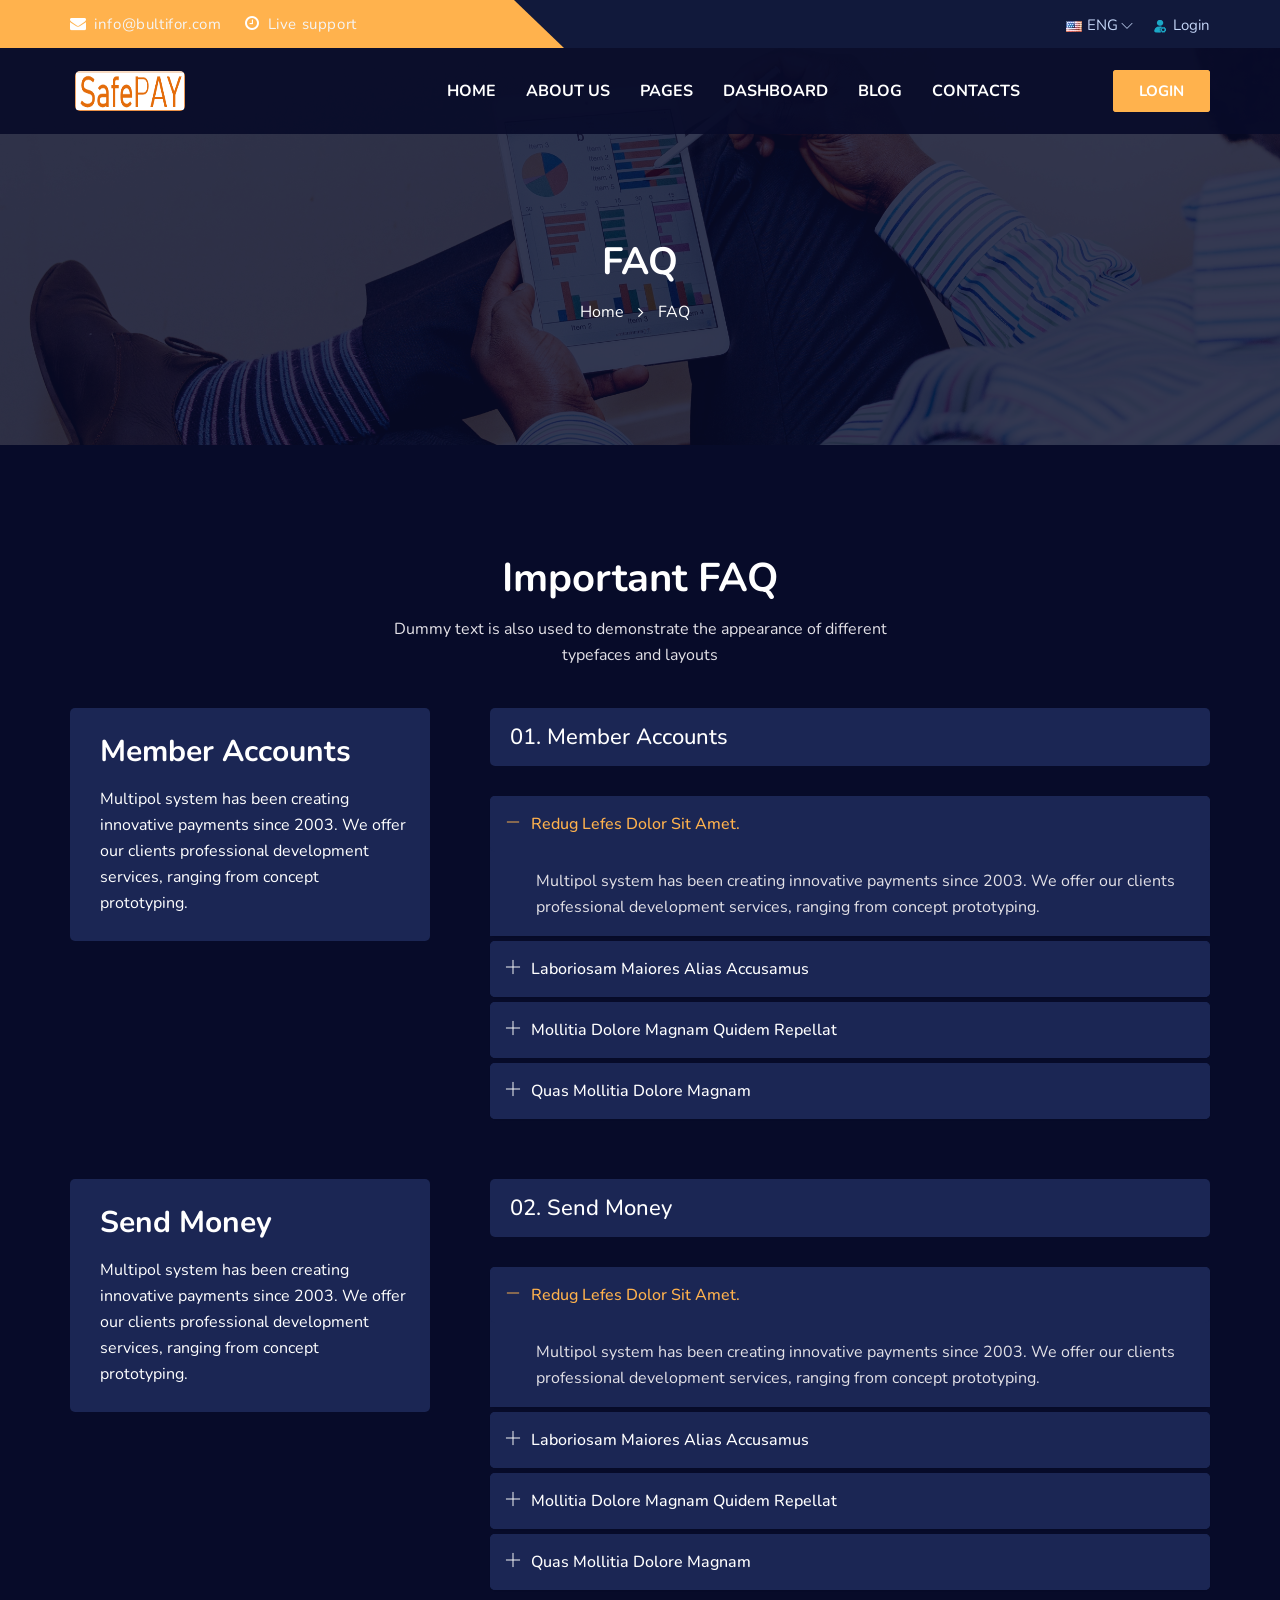
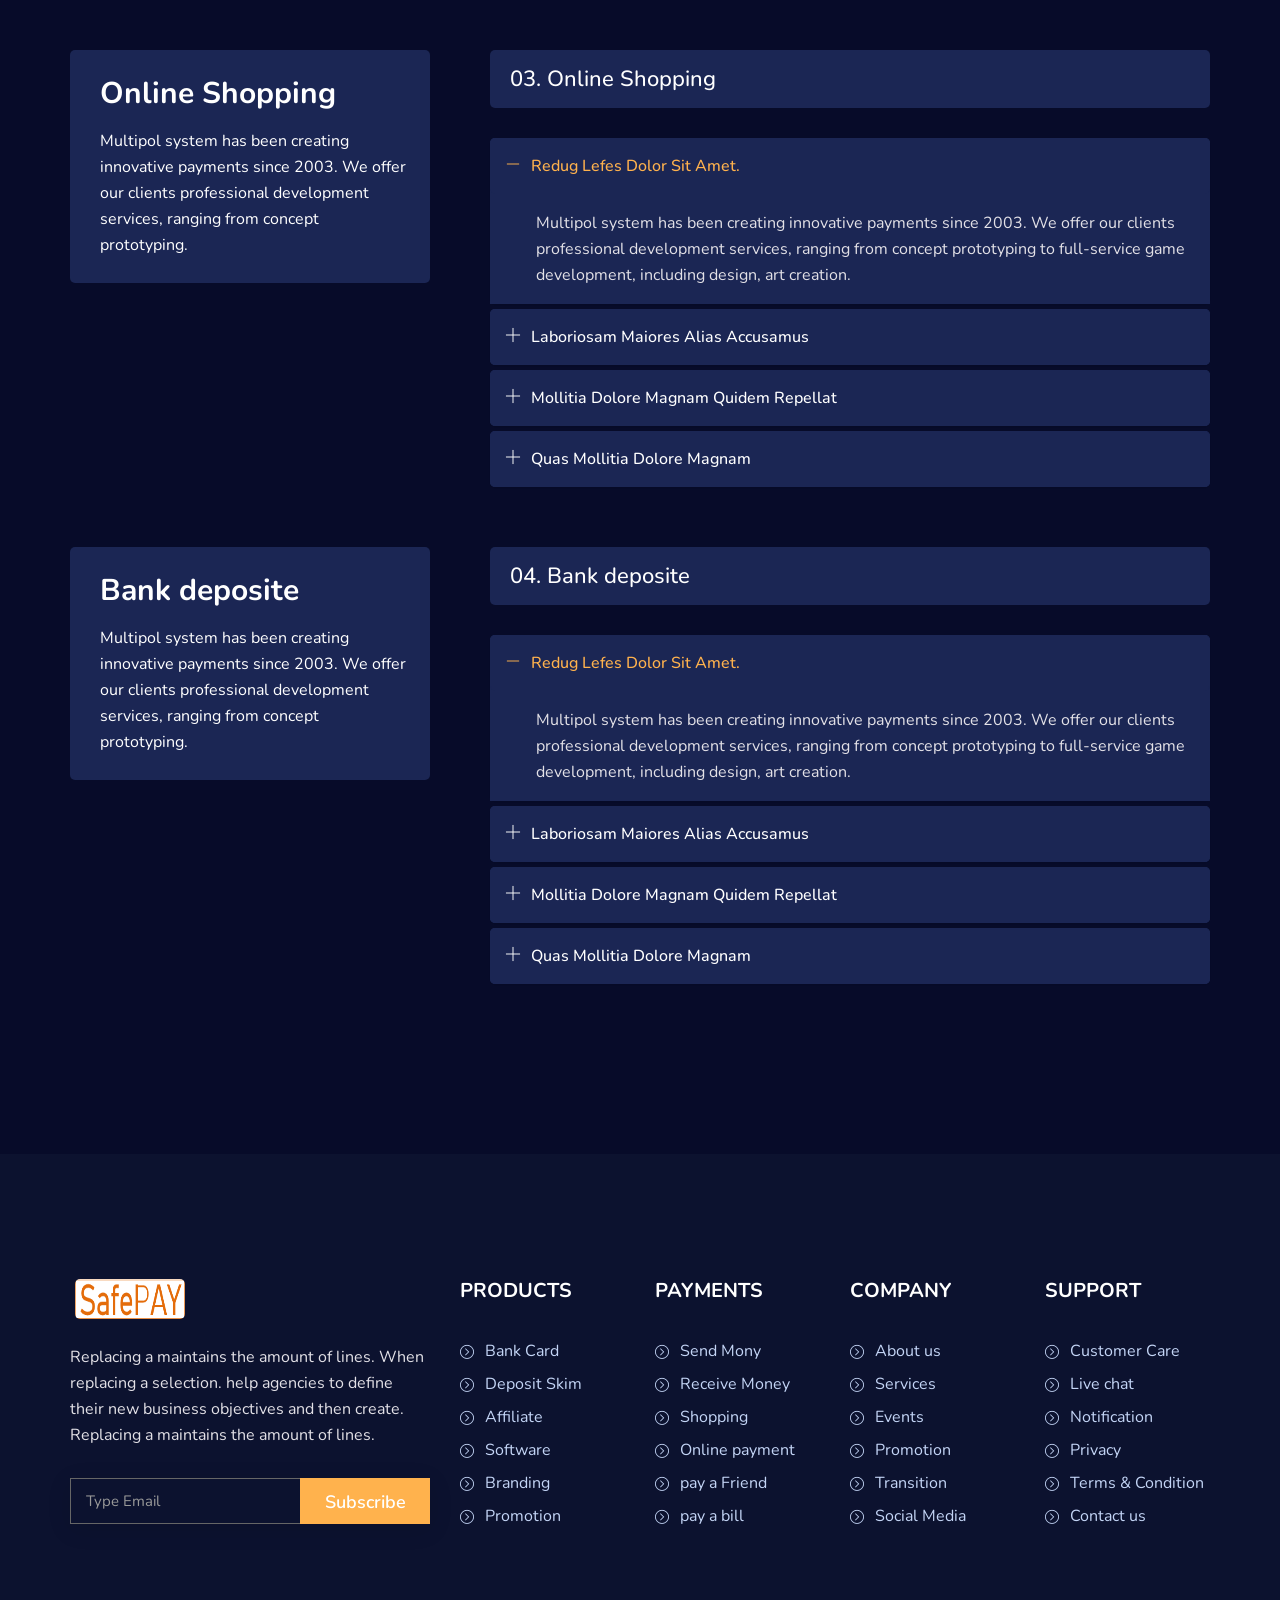
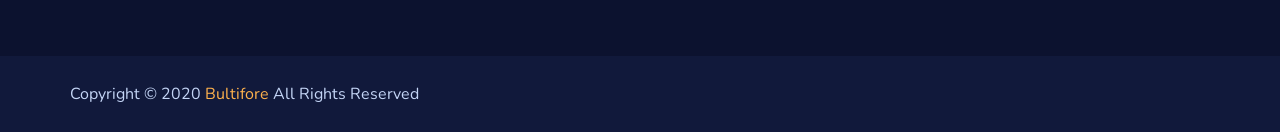
<file: faq.html>
<!doctype html>
<html class="no-js" lang="en">
	<head>
		<meta charset="utf-8">
		<meta http-equiv="x-ua-compatible" content="ie=edge">
		<title>FAQ | Bultifore</title>
		<meta name="description" content="">
		<meta name="viewport" content="width=device-width, initial-scale=1">

		<!-- favicon -->		
		<link rel="shortcut icon" type="image/x-icon" href="img/logo/favicon.ico">

		<!-- all css here -->

		<!-- bootstrap v3.3.6 css -->
		<link rel="stylesheet" href="css/bootstrap.min.css">
		<!-- owl.carousel css -->
		<link rel="stylesheet" href="css/owl.carousel.css">
		<link rel="stylesheet" href="css/owl.transitions.css">
        <!-- Animate css -->
        <link rel="stylesheet" href="css/animate.css">
        <!-- Nice-select css -->
        <link rel="stylesheet" href="css/nice-select.css">
        <!-- meanmenu css -->
        <link rel="stylesheet" href="css/meanmenu.min.css">
		<!-- font-awesome css -->
		<link rel="stylesheet" href="css/font-awesome.min.css">
		<link rel="stylesheet" href="css/themify-icons.css">
		<link rel="stylesheet" href="css/flaticon.css">
		<!-- magnific css -->
        <link rel="stylesheet" href="css/magnific.min.css">
		<!-- style css -->
		<link rel="stylesheet" href="style.css">
		<!-- responsive css -->
		<link rel="stylesheet" href="css/responsive.css">

		<!-- modernizr css -->
		<script src="js/vendor/modernizr-2.8.3.min.js"></script>
	</head>
		<body>

		<!--[if lt IE 8]>
			<p class="browserupgrade">You are using an <strong>outdated</strong> browser. Please <a href="http://browsehappy.com/">upgrade your browser</a> to improve your experience.</p>
		<![endif]-->

        <div id="preloader"></div>
        <!-- Start Header Area -->
        <header class="header-one">
            <!-- Start header top bar -->
            <div class="topbar-area">
                <div class="container">
                    <div class="row">
                        <div class=" col-md-6 col-sm-6 col-xs-12">
                            <div class="topbar-left">
                                <ul>
                                    <li><a href="#"><i class="fa fa-envelope"></i> info@bultifor.com</a></li>
                                    <li><a href="#"><i class="fa fa-clock-o"></i> Live support</a></li>
                                </ul>  
                            </div>
                        </div>
                        <div class="col-md-6 col-sm-6 col-xs-12">
                            <div class="topbar-right">
								<ul>
                                    <li><a href="#"><img src="img/icon/w1.png" alt="">ENG</a>
                                       <ul>
                                           <li><a href="#"><img src="img/icon/w2.png" alt="">DEU</a>
                                           <li><a href="#"><img src="img/icon/w3.png" alt="">ESP</a>
                                           <li><a href="#"><img src="img/icon/w4.png" alt="">FRA</a>
                                           <li><a href="#"><img src="img/icon/w5.png" alt="">KSA</a>
                                       </ul>
                                    </li>
                                    <li><a href="#"><img src="img/icon/login.png" alt="">Login</a>
                                </ul>
							</div>
                        </div>
                    </div>
                </div>
            </div>
            <!-- End header top bar -->
            <!-- Start header menu area -->
            <div id="sticker" class="header-area hidden-xs">
                <div class="container">
                    <div class="row">
                        <div class="col-md-12 col-sm-12">
                            <div class="row">
                                <!-- logo start -->
                                <div class="col-md-3 col-sm-3">
                                    <div class="logo">
                                        <!-- Brand -->
                                        <a class="navbar-brand page-scroll" href="index.html">
                                            <img src="img/logo/logo2.png" alt="">
                                        </a>
                                    </div>
                                    <!-- logo end -->
                                </div>
                                <div class="col-md-9 col-sm-9">
                                    <div class="header-right-link">
                                        <!-- search option end -->
                                        <a class="s-menu" href="login.html">Login</a>
                                    </div>
                                    <!-- mainmenu start -->
                                    <nav class="navbar navbar-default">
                                        <div class="collapse navbar-collapse" id="navbar-example">
                                            <div class="main-menu">
                                                <ul class="nav navbar-nav navbar-right">
                                                    <li><a class="pages" href="index.html">Home</a>
                                                        <ul class="sub-menu">
                                                            <li><a href="index.html">Home 01</a></li>
                                                            <li><a href="index-2.html">Home 02</a></li>
                                                        </ul>
                                                    </li>
                                                    <li><a href="about.html">About us</a></li>
                                                    <li><a class="pages" href="#">Pages</a>
                                                        <ul class="sub-menu">
                                                            <li><a href="team.html">team</a></li>
                                                            <li><a href="faq.html">FAQ</a></li>
                                                            <li><a href="pricing.html">Pricing</a></li>
                                                            <li><a href="review.html">Reviews</a></li>
                                                            <li><a href="terms.html">Terms & Conditions</a></li>
                                                            <li><a href="login.html">Login</a></li>
                                                            <li><a href="signup.html">Register</a></li>
                                                        </ul>
                                                    </li>
                                                    <li><a class="pages" href="#">Dashboard</a>
                                                        <ul class="sub-menu">
                                                            <li><a href="a-dashboard.html">Dashboard</a></li>
                                                            <li><a href="a-send-money.html">Send Money</a></li>
                                                            <li><a href="a-request-money.html">Request Money</a></li>
                                                            <li><a href="a-withdraw-money.html">Withdraw Money</a></li>
                                                            <li><a href="a-deposite-money.html">Deposite Money</a></li>
                                                            <li><a href="a-currency-change.html">Currency Exchange</a></li>
                                                            <li><a href="a-add-bank.html">Bank Account</a></li>
                                                            <li><a href="a-card-number.html">Card Number</a></li>
                                                            <li><a href="a-transection-log.html">Transection Log</a></li>
                                                            <li><a href="a-setting-money.html">Notifications</a></li>
                                                        </ul>
                                                    </li>
                                                    <li><a class="pages" href="#">Blog</a>
                                                        <ul class="sub-menu">
                                                            <li><a href="blog.html">Blog grid</a></li>
                                                            <li><a href="blog-sidebar.html">Blog Sidebar</a></li>
                                                            <li><a href="blog-details.html">Blog Details</a></li>
                                                        </ul>
                                                    </li>
                                                    <li><a href="contact.html">contacts</a></li>
                                                </ul>
                                            </div>
                                        </div>
                                    </nav>
                                    <!-- mainmenu end -->
                                </div>
                            </div>
                        </div>
                    </div>
                </div>
            </div>
            <!-- End header menu area -->
            <!-- Start mobile menu area -->
            <div class="mobile-menu-area hidden-lg hidden-md hidden-sm">
                <div class="container">
                    <div class="row">
                        <div class="col-md-12">
                            <div class="mobile-menu">
                                <div class="logo">
                                    <a href="index.html"><img src="img/logo/logo2.png" alt="" /></a>
                                </div>
                                <nav id="dropdown">
                                    <ul>
                                        <li><a class="pages" href="index.html">Home</a>
                                            <ul class="sub-menu">
                                                <li><a href="index.html">Home 01</a></li>
                                                <li><a href="index-2.html">Home 02</a></li>
                                            </ul>
                                        </li>
                                        <li><a href="about.html">About us</a></li>
                                        <li><a class="pages" href="#">Pages</a>
                                            <ul class="sub-menu">
                                                <li><a href="team.html">team</a></li>
                                                <li><a href="faq.html">FAQ</a></li>
                                                <li><a href="pricing.html">Pricing</a></li>
                                                <li><a href="review.html">Reviews</a></li>
                                                <li><a href="terms.html">Terms & Conditions</a></li>
                                                <li><a href="login.html">Login</a></li>
                                                <li><a href="signup.html">Register</a></li>
                                            </ul>
                                        </li>
                                        <li><a class="pages" href="#">Dashboard</a>
                                            <ul class="sub-menu">
                                                <li><a href="a-dashboard.html">Dashboard</a></li>
                                                <li><a href="a-send-money.html">Send Money</a></li>
                                                <li><a href="a-request-money.html">Request Money</a></li>
                                                <li><a href="a-withdraw-money.html">Withdraw Money</a></li>
                                                <li><a href="a-deposite-money.html">Deposite Money</a></li>
                                                <li><a href="a-currency-change.html">Currency Exchange</a></li>
                                                <li><a href="a-add-bank.html">Bank Account</a></li>
                                                <li><a href="a-card-number.html">Card Number</a></li>
                                                <li><a href="a-transection-log.html">Transection Log</a></li>
                                                <li><a href="a-setting-money.html">Notifications</a></li>
                                            </ul>
                                        </li>
                                        <li><a class="pages" href="#">Blog</a>
                                            <ul class="sub-menu">
                                                <li><a href="blog.html">Blog grid</a></li>
                                                <li><a href="blog-sidebar.html">Blog Sidebar</a></li>
                                                <li><a href="blog-details.html">Blog Details</a></li>
                                            </ul>
                                        </li>
                                        <li><a href="contact.html">contacts</a></li>
                                    </ul>
                                </nav>
                            </div>					
                        </div>
                    </div>
                </div>
            </div>
            <!-- End mobile menu area -->	
        </header>
        <!-- End Header Area -->
        <!-- Start breadcrumbs area -->
        <div class="page-area">
            <div class="breadcumb-overlay"></div>
            <div class="container">
                <div class="row">
                    <div class="col-md-12 col-sm-12 col-xs-12">
                        <div class="breadcrumb text-center">
                            <div class="section-headline white-headline text-center">
                                <h3>FAQ</h3>
                            </div>
                            <ul>
                                <li class="home-bread">Home</li>
                                <li>FAQ</li>
                            </ul>
                        </div>
                    </div>
                </div>
            </div>
        </div>
        <!-- End breadcrumbs area -->
        <!-- Start FAQ -->
        <div class="faq-page bg-color area-padding">
            <div class="container ">
               <div class="row">
					<div class="col-md-12 col-sm-12 col-xs-12">
						<div class="section-headline text-center">
							<h3>Important FAQ</h3>
							<p>Dummy text is also used to demonstrate the appearance of different typefaces and layouts</p>
						</div>
					</div>
				</div>
                <div class="row">
                    <!-- Start FAQ Start -->
                    <div class="all-faq-text">
                        <div class="col-md-4 col-sm-4 col-xs-12">
                            <div class="business-faq">
                                <h3>Member Accounts</h3>
                                <p>Multipol system has been creating innovative payments since 2003. We offer our clients professional development services, ranging from concept prototyping.</p>
                            </div>
                        </div>
                        <div class="col-md-8 col-sm-8 col-xs-12">
                            <div class="faq-full">
                                <div class="single-faq ">
                                    <h4> 01. Member Accounts</h4>
                                </div>
                                <div class="faq-details">
                                    <div class="panel-group" id="accordion">
                                        <!-- Panel Default -->
                                        <div class="panel panel-default">
                                            <div class="panel-heading">
                                                <h4 class="check-title">
                                                    <a data-toggle="collapse" class="active" data-parent="#accordion" href="#check1">
                                                        <span class="acc-icons"></span>Redug Lefes dolor sit amet.
                                                    </a>
                                                </h4>
                                            </div>
                                            <div id="check1" class="panel-collapse collapse in">
                                                <div class="panel-body">
                                                    <p>
                                                        Multipol system has been creating innovative payments since 2003. We offer our clients professional development services, ranging from concept prototyping. 
                                                    </p>		
                                                </div>
                                            </div>
                                        </div>
                                        <!-- End Panel Default -->
                                        <!-- Panel Default -->
                                        <div class="panel panel-default">
                                            <div class="panel-heading">
                                                <h4 class="check-title">
                                                    <a data-toggle="collapse" data-parent="#accordion" href="#check2">
                                                        <span class="acc-icons"></span> Laboriosam maiores alias accusamus
                                                    </a>
                                                </h4>
                                            </div>
                                            <div id="check2" class="panel-collapse collapse">
                                                <div class="panel-body">
                                                    <p>
                                                        Multipol system has been creating innovative payments since 2003. We offer our clients professional development services, ranging from concept prototyping. 
                                                    </p>										
                                                </div>
                                            </div>
                                        </div>
                                        <!-- End Panel Default -->
                                        <!-- Panel Default -->
                                        <div class="panel panel-default">
                                            <div class="panel-heading">
                                                <h4 class="check-title">
                                                    <a data-toggle="collapse" data-parent="#accordion" href="#check3">
                                                        <span class="acc-icons"></span>Mollitia dolore magnam quidem repellat 
                                                    </a>
                                                </h4>
                                            </div>
                                            <div id="check3" class="panel-collapse collapse ">
                                                <div class="panel-body">
                                                    <p>
                                                        Multipol system has been creating innovative payments since 2003. We offer our clients professional development services, ranging from concept prototyping.
                                                    </p>	
                                                </div>
                                            </div>
                                        </div>
                                        <!-- End Panel Default -->
                                        <!-- Panel Default -->
                                        <div class="panel panel-default">
                                            <div class="panel-heading">
                                                <h4 class="check-title">
                                                    <a data-toggle="collapse" data-parent="#accordion" href="#check4">
                                                        <span class="acc-icons"></span>Quas mollitia dolore magnam
                                                    </a>
                                                </h4>
                                            </div>
                                            <div id="check4" class="panel-collapse collapse">
                                                <div class="panel-body">
                                                    <p>
                                                        Multipol system has been creating innovative payments since 2003. We offer our clients professional development services, ranging from concept prototyping. 
                                                    </p>	
                                                </div>
                                            </div>
                                        </div>
                                        <!-- End Panel Default -->									
                                    </div>
                                </div>
                            </div>
                        </div>
                    </div>
                </div>
                <div class="row">
                    <!-- Start FAQ Start -->
                    <div class="all-faq-text">
                        <div class="col-md-4 col-sm-4 col-xs-12">
                            <div class="business-faq">
                                <h3>Send Money</h3>
                                <p>Multipol system has been creating innovative payments since 2003. We offer our clients professional development services, ranging from concept prototyping.</p>
                            </div>
                        </div>
                        <div class="col-md-8 col-sm-8 col-xs-12">
                            <!-- End FAQ full -->
                            <div class="faq-full">
                                <div class="single-faq ">
                                    <h4> 02. Send Money</h4>
                                </div>
                                <div class="faq-details">
                                    <div class="panel-group" id="accordion1">
                                        <!-- Panel Default -->
                                        <div class="panel panel-default">
                                            <div class="panel-heading">
                                                <h4 class="check-title">
                                                    <a data-toggle="collapse" class="active" data-parent="#accordion1" href="#check5">
                                                        <span class="acc-icons"></span>Redug Lefes dolor sit amet.
                                                    </a>
                                                </h4>
                                            </div>
                                            <div id="check5" class="panel-collapse collapse in">
                                                <div class="panel-body">
                                                    <p>
                                                        Multipol system has been creating innovative payments since 2003. We offer our clients professional development services, ranging from concept prototyping.
                                                    </p>		
                                                </div>
                                            </div>
                                        </div>
                                        <!-- End Panel Default -->
                                        <!-- Panel Default -->
                                        <div class="panel panel-default">
                                            <div class="panel-heading">
                                                <h4 class="check-title">
                                                    <a data-toggle="collapse" data-parent="#accordion1" href="#check6">
                                                        <span class="acc-icons"></span> Laboriosam maiores alias accusamus
                                                    </a>
                                                </h4>
                                            </div>
                                            <div id="check6" class="panel-collapse collapse">
                                                <div class="panel-body">
                                                    <p>
                                                        Multipol system has been creating innovative payments since 2003. We offer our clients professional development services, ranging from concept prototyping to full-service game development, including design, art creation.
                                                    </p>										
                                                </div>
                                            </div>
                                        </div>
                                        <!-- End Panel Default -->
                                        <!-- Panel Default -->
                                        <div class="panel panel-default">
                                            <div class="panel-heading">
                                                <h4 class="check-title">
                                                    <a data-toggle="collapse" data-parent="#accordion1" href="#check7">
                                                        <span class="acc-icons"></span>Mollitia dolore magnam quidem repellat 
                                                    </a>
                                                </h4>
                                            </div>
                                            <div id="check7" class="panel-collapse collapse ">
                                                <div class="panel-body">
                                                    <p>
                                                        Multipol system has been creating innovative payments since 2003. We offer our clients professional development services, ranging from concept prototyping.
                                                    </p>	
                                                </div>
                                            </div>
                                        </div>
                                        <!-- End Panel Default -->
                                        <!-- Panel Default -->
                                        <div class="panel panel-default">
                                            <div class="panel-heading">
                                                <h4 class="check-title">
                                                    <a data-toggle="collapse" data-parent="#accordion1" href="#check8">
                                                        <span class="acc-icons"></span>Quas mollitia dolore magnam
                                                    </a>
                                                </h4>
                                            </div>
                                            <div id="check8" class="panel-collapse collapse">
                                                <div class="panel-body">
                                                    <p>
                                                        Multipol system has been creating innovative payments since 2003. We offer our clients professional development services, ranging from concept prototyping to full-service game development, including design, art creation.
                                                    </p>	
                                                </div>
                                            </div>
                                        </div>
                                        <!-- End Panel Default -->														
                                    </div>
                                </div>
                                <!-- End FAQ -->
                            </div>
                        </div>
                    </div>
                </div>
                <div class="row">
                    <!-- Start FAQ Start -->
                    <div class="all-faq-text">
                       <!-- End Column -->
                        <div class="col-md-4 col-sm-4 col-xs-12">
                            <div class="business-faq">
                                <h3>Online Shopping</h3>
                                <p>Multipol system has been creating innovative payments since 2003. We offer our clients professional development services, ranging from concept prototyping.</p>
                            </div>
                        </div>
                        <div class="col-md-8 col-sm-8 col-xs-12">
                            <!-- End FAQ full -->
                            <div class="faq-full">
                                <div class="single-faq ">
                                    <h4> 03. Online Shopping</h4>
                                </div>
                                <div class="faq-details">
                                    <div class="panel-group" id="accordion2">
                                        <!-- Panel Default -->
                                        <div class="panel panel-default">
                                            <div class="panel-heading">
                                                <h4 class="check-title">
                                                    <a data-toggle="collapse" class="active" data-parent="#accordion2" href="#check9">
                                                        <span class="acc-icons"></span>Redug Lefes dolor sit amet.
                                                    </a>
                                                </h4>
                                            </div>
                                            <div id="check9" class="panel-collapse collapse in">
                                                <div class="panel-body">
                                                    <p>
                                                        Multipol system has been creating innovative payments since 2003. We offer our clients professional development services, ranging from concept prototyping to full-service game development, including design, art creation. 
                                                    </p>		
                                                </div>
                                            </div>
                                        </div>
                                        <!-- End Panel Default -->
                                        <!-- Panel Default -->
                                        <div class="panel panel-default">
                                            <div class="panel-heading">
                                                <h4 class="check-title">
                                                    <a data-toggle="collapse" data-parent="#accordion2" href="#check10">
                                                        <span class="acc-icons"></span> Laboriosam maiores alias accusamus
                                                    </a>
                                                </h4>
                                            </div>
                                            <div id="check10" class="panel-collapse collapse">
                                                <div class="panel-body">
                                                    <p>
                                                        Multipol system has been creating innovative payments since 2003. We offer our clients professional development services, ranging from concept.
                                                    </p>										
                                                </div>
                                            </div>
                                        </div>
                                        <!-- End Panel Default -->
                                        <!-- Panel Default -->
                                        <div class="panel panel-default">
                                            <div class="panel-heading">
                                                <h4 class="check-title">
                                                    <a data-toggle="collapse" data-parent="#accordion2" href="#check11">
                                                        <span class="acc-icons"></span>Mollitia dolore magnam quidem repellat 
                                                    </a>
                                                </h4>
                                            </div>
                                            <div id="check11" class="panel-collapse collapse ">
                                                <div class="panel-body">
                                                    <p>
                                                        Multipol system has been creating innovative payments since 2003. We offer our clients professional development services, ranging from concept prototyping to full-service game development.
                                                    </p>	
                                                </div>
                                            </div>
                                        </div>
                                        <!-- End Panel Default -->
                                        <!-- Panel Default -->
                                        <div class="panel panel-default">
                                            <div class="panel-heading">
                                                <h4 class="check-title">
                                                    <a data-toggle="collapse" data-parent="#accordion2" href="#check12">
                                                        <span class="acc-icons"></span>Quas mollitia dolore magnam
                                                    </a>
                                                </h4>
                                            </div>
                                            <div id="check12" class="panel-collapse collapse">
                                                <div class="panel-body">
                                                    <p>
                                                        Multipol system has been creating innovative payments since 2003. We offer our clients professional development services, ranging from concept prototyping. 
                                                    </p>	
                                                </div>
                                            </div>
                                        </div>
                                        <!-- End Panel Default -->														
                                    </div>
                                </div>
                                <!-- End FAQ -->
                            </div>
                            <!-- End FAQ full -->
                        </div>
                    </div>
                </div>
                <div class="row">
                    <!-- Start FAQ Start -->
                    <div class="all-faq-text">
                       <div class="col-md-4 col-sm-4 col-xs-12">
                            <div class="business-faq">
                                <h3>Bank deposite</h3>
                                <p>Multipol system has been creating innovative payments since 2003. We offer our clients professional development services, ranging from concept prototyping.</p>
                            </div>
                        </div>
                        <div class="col-md-8 col-sm-8 col-xs-12">
                            <!-- End FAQ full -->
                            <div class="faq-full last-item">
                                <div class="single-faq ">
                                    <h4> 04. Bank deposite</h4>
                                </div>
                                <div class="faq-details">
                                    <div class="panel-group" id="accordion2">
                                        <!-- Panel Default -->
                                        <div class="panel panel-default">
                                            <div class="panel-heading">
                                                <h4 class="check-title">
                                                    <a data-toggle="collapse" class="active" data-parent="#accordion2" href="#check13">
                                                        <span class="acc-icons"></span>Redug Lefes dolor sit amet.
                                                    </a>
                                                </h4>
                                            </div>
                                            <div id="check13" class="panel-collapse collapse in">
                                                <div class="panel-body">
                                                    <p>
                                                        Multipol system has been creating innovative payments since 2003. We offer our clients professional development services, ranging from concept prototyping to full-service game development, including design, art creation. 
                                                    </p>		
                                                </div>
                                            </div>
                                        </div>
                                        <!-- End Panel Default -->
                                        <!-- Panel Default -->
                                        <div class="panel panel-default">
                                            <div class="panel-heading">
                                                <h4 class="check-title">
                                                    <a data-toggle="collapse" data-parent="#accordion2" href="#check14">
                                                        <span class="acc-icons"></span> Laboriosam maiores alias accusamus
                                                    </a>
                                                </h4>
                                            </div>
                                            <div id="check14" class="panel-collapse collapse">
                                                <div class="panel-body">
                                                    <p>
                                                        Multipol system has been creating innovative payments since 2003. We offer our clients professional development services, ranging from concept.
                                                    </p>										
                                                </div>
                                            </div>
                                        </div>
                                        <!-- End Panel Default -->
                                        <!-- Panel Default -->
                                        <div class="panel panel-default">
                                            <div class="panel-heading">
                                                <h4 class="check-title">
                                                    <a data-toggle="collapse" data-parent="#accordion2" href="#check15">
                                                        <span class="acc-icons"></span>Mollitia dolore magnam quidem repellat 
                                                    </a>
                                                </h4>
                                            </div>
                                            <div id="check15" class="panel-collapse collapse ">
                                                <div class="panel-body">
                                                    <p>
                                                        Multipol system has been creating innovative payments since 2003. We offer our clients professional development services, ranging from concept prototyping to full-service game development.
                                                    </p>	
                                                </div>
                                            </div>
                                        </div>
                                        <!-- End Panel Default -->
                                        <!-- Panel Default -->
                                        <div class="panel panel-default">
                                            <div class="panel-heading">
                                                <h4 class="check-title">
                                                    <a data-toggle="collapse" data-parent="#accordion2" href="#check16">
                                                        <span class="acc-icons"></span>Quas mollitia dolore magnam
                                                    </a>
                                                </h4>
                                            </div>
                                            <div id="check16" class="panel-collapse collapse">
                                                <div class="panel-body">
                                                    <p>
                                                        Multipol system has been creating innovative payments since 2003. We offer our clients professional development services, ranging from concept prototyping. 
                                                    </p>	
                                                </div>
                                            </div>
                                        </div>
                                        <!-- End Panel Default -->									
                                    </div>
                                </div>
                            </div>
                        </div>
                        <!-- End Column --> 
                    </div>
                </div>
            </div>
        </div>
        <!-- End FAQ -->
        <!-- Start footer area -->
        <footer class="footer-1">
            <div class="footer-area">
                <div class="container">
                    <div class="row">
                       <!-- Start column-->
                       <div class="col-md-4 col-sm-6 col-xs-12">
                            <div class="footer-content logo-footer">
                                <div class="footer-head">
                                    <div class="footer-logo">
                                    	<a class="footer-black-logo" href="#"><img src="img/logo/logo2.png" alt=""></a>
                                    </div>
                                    <p>
                                        Replacing a  maintains the amount of lines. When replacing a selection. help agencies to define their new business objectives and then create. Replacing a  maintains the amount of lines. 
                                    </p>
                                    <div class="subs-feilds">
                                        <div class="suscribe-input">
                                            <input type="email" class="email form-control width-80" id="sus_email" placeholder="Type Email">
                                            <button type="submit" id="sus_submit" class="add-btn">Subscribe</button>
                                        </div>
                                    </div>
                                </div>
                            </div>
                        </div>
                        <!-- End column-->
                        <!-- Start column-->
                        <div class="col-md-2 col-sm-3 col-xs-12">
                            <div class="footer-content">
                                <div class="footer-head">
                                    <h4>Products</h4>
                                    <ul class="footer-list">
                                        <li><a href="#">Bank Card</a></li>
                                        <li><a href="#">Deposit Skim</a></li>
                                        <li><a href="#">Affiliate</a></li>
                                        <li><a href="#">Software</a></li>
                                        <li><a href="#">Branding </a></li>
                                        <li><a href="#">Promotion </a></li>
                                    </ul>
                                </div>
                            </div>
                        </div>
                        <!-- End column-->
                        <!-- Start column-->
                        <div class="col-md-2 col-sm-3 col-xs-12">
                            <div class="footer-content">
                                <div class="footer-head">
                                    <h4>Payments</h4>
                                    <ul class="footer-list">
                                        <li><a href="#">Send Mony</a></li>
                                        <li><a href="#">Receive Money </a></li>
                                        <li><a href="#">Shopping</a></li>
                                        <li><a href="#">Online payment</a></li>
                                        <li><a href="#">pay a Friend </a></li>
                                        <li><a href="#">pay a bill </a></li>
                                    </ul>
                                </div>
                            </div>
                        </div>
                        <!-- End column-->
                        <!-- Start column-->
                        <div class="col-md-2 hidden-sm col-xs-12">
                            <div class="footer-content">
                                <div class="footer-head">
                                    <h4>Company</h4>
                                    <ul class="footer-list">
                                        <li><a href="#">About us</a></li>
                                        <li><a href="#">Services </a></li>
                                        <li><a href="#">Events</a></li>
                                        <li><a href="#">Promotion</a></li>
                                        <li><a href="#">Transition</a></li>
                                        <li><a href="#">Social Media</a></li>
                                    </ul>
                                </div>
                            </div>
                        </div>
                        <!-- End column-->
                        <!-- Start column-->
                        <div class="col-md-2 hidden-sm col-xs-12">
                             <div class="footer-content last-content">
                                <div class="footer-head">
                                    <h4>Support</h4>
                                    <ul class="footer-list">
                                        <li><a href="#">Customer Care</a></li>
                                        <li><a href="#">Live chat</a></li>
                                        <li><a href="#">Notification</a></li>
                                        <li><a href="#">Privacy</a></li>
                                        <li><a href="#">Terms & Condition</a></li>
                                        <li><a href="#">Contact us </a></li>
                                    </ul>
                                </div>
                            </div>
                        </div>
                        <!-- End column-->
                    </div>
                </div>
            </div>
            <!-- Start footer bottom area -->
            <div class="footer-area-bottom">
                <div class="container">
                    <div class="row">
                        <div class="col-md-6 col-sm-6 col-xs-12">
                            <div class="copyright">
                                <p>
                                    Copyright © 2020
                                    <a href="#">Bultifore</a> All Rights Reserved
                                </p>
                            </div>
                        </div>
                    </div>
                </div>
            </div>
            <!-- End footer bottom area -->
        </footer>
        <!-- End footer area -->
        
		
		<!-- all js here -->

		<!-- jquery latest version -->
		<script src="js/vendor/jquery-1.12.4.min.js"></script>
		<!-- bootstrap js -->
		<script src="js/bootstrap.min.js"></script>
		<!-- owl.carousel js -->
		<script src="js/owl.carousel.min.js"></script>
        <!-- stellar js -->
        <script src="js/jquery.stellar.min.js"></script>
		<!-- magnific js -->
        <script src="js/magnific.min.js"></script>
        <!-- Nice-select js -->
        <script src="js/jquery.nice-select.min.js"></script>
        <!-- wow js -->
        <script src="js/wow.min.js"></script>
        <!-- meanmenu js -->
        <script src="js/jquery.meanmenu.js"></script>
		<!-- Form validator js -->
		<script src="js/form-validator.min.js"></script>
		<!-- plugins js -->
		<script src="js/plugins.js"></script>
		<!-- main js -->
		<script src="js/main.js"></script>
	</body>
</html>
</file>
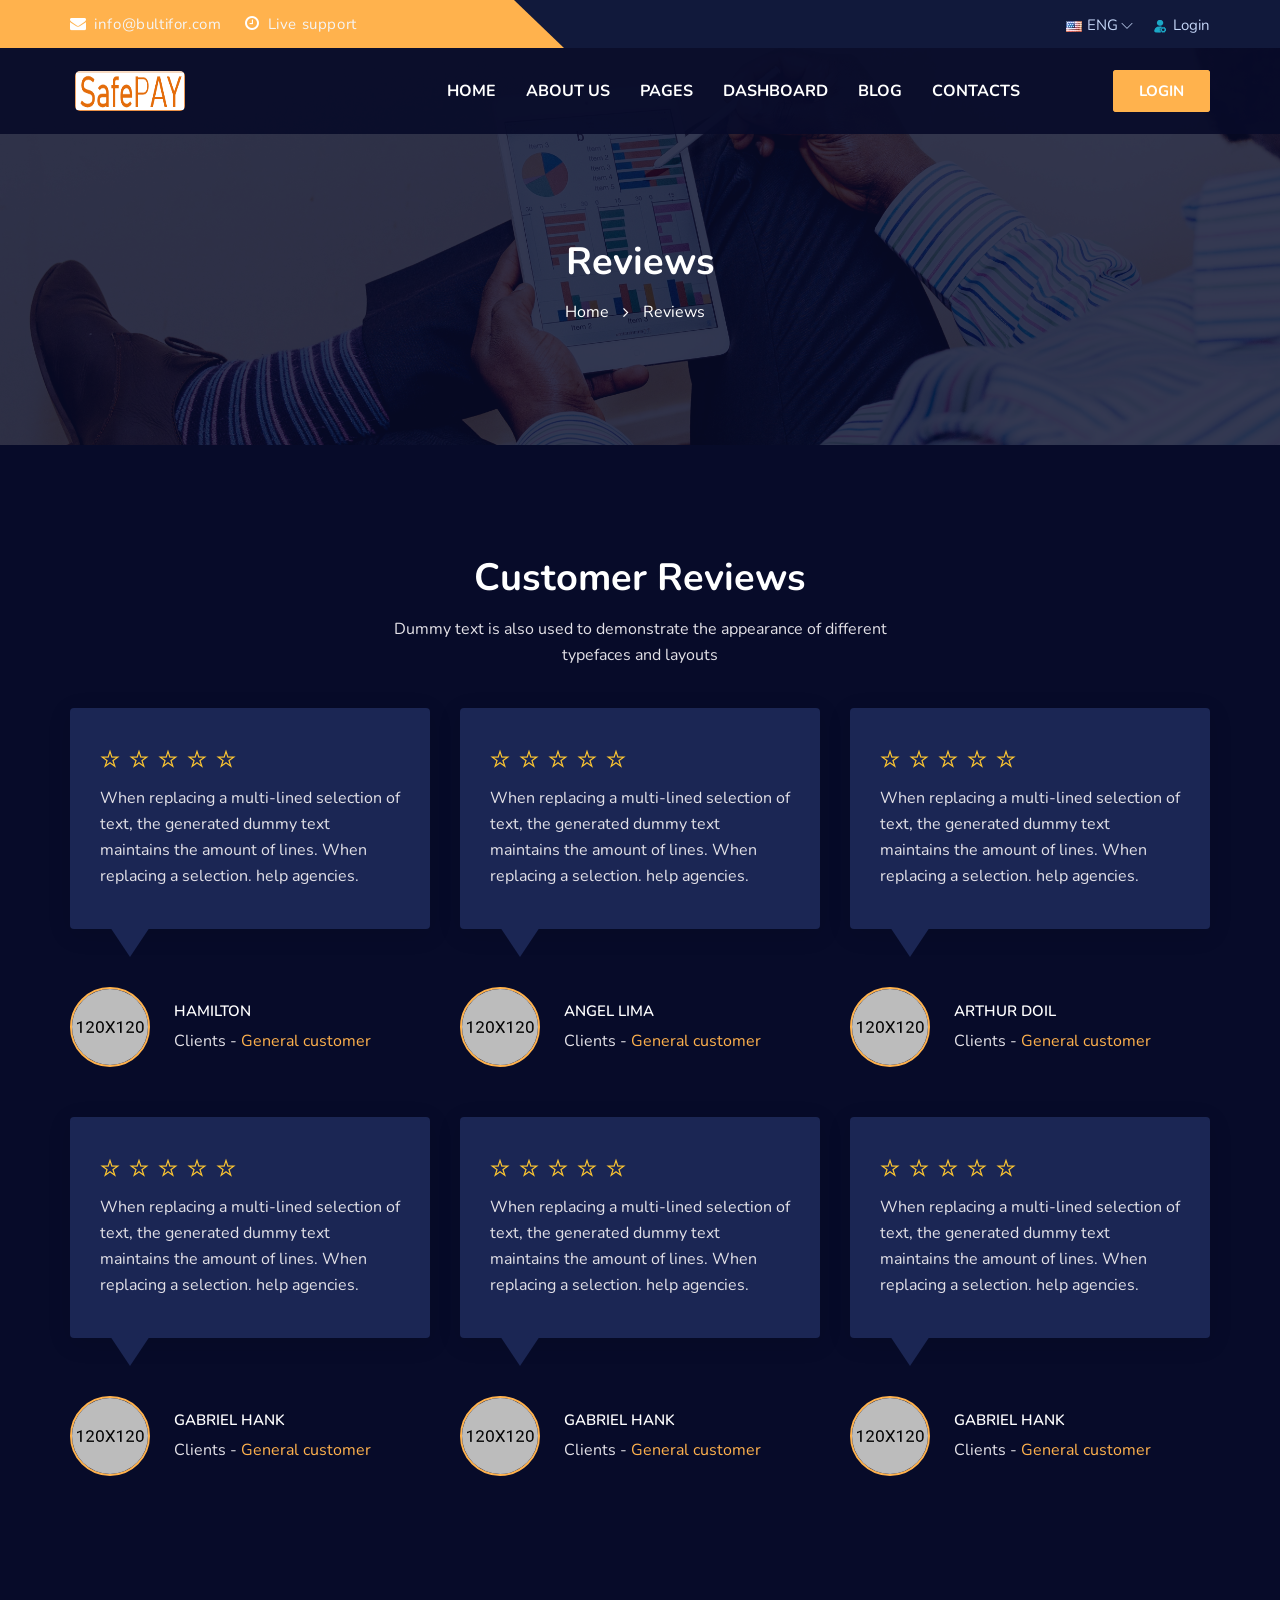
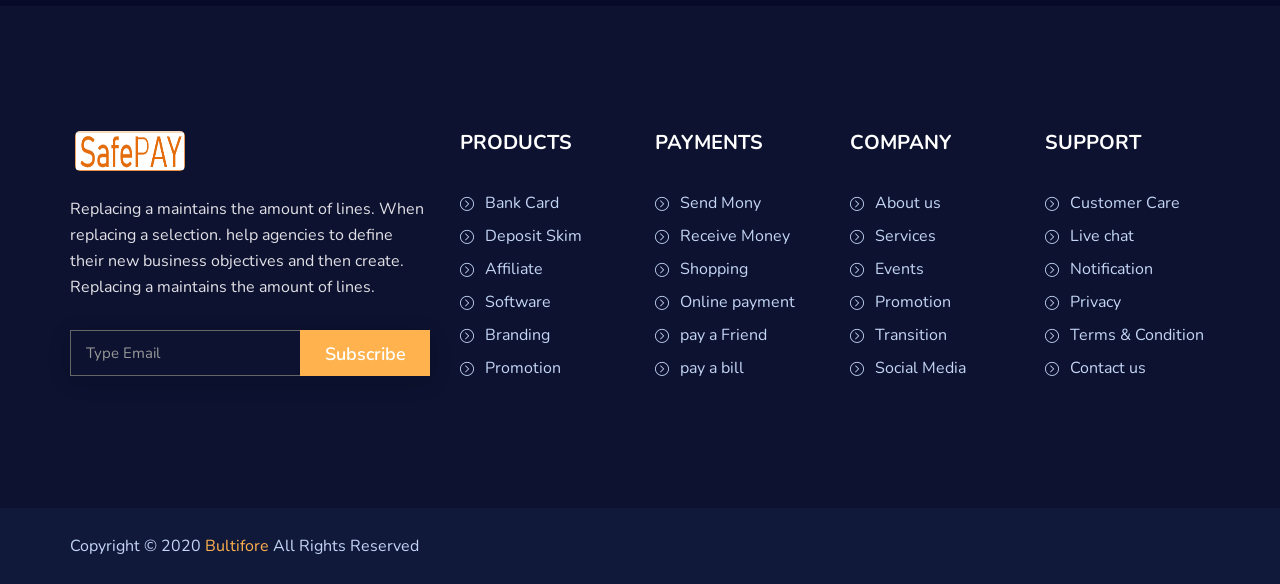
<file: review.html>
<!doctype html>
<html class="no-js" lang="en">
	<head>
		<meta charset="utf-8">
		<meta http-equiv="x-ua-compatible" content="ie=edge">
		<title>Reviews | Bultifore</title>
		<meta name="description" content="">
		<meta name="viewport" content="width=device-width, initial-scale=1">

		<!-- favicon -->		
		<link rel="shortcut icon" type="image/x-icon" href="img/logo/favicon.ico">

		<!-- all css here -->

		<!-- bootstrap v3.3.6 css -->
		<link rel="stylesheet" href="css/bootstrap.min.css">
		<!-- owl.carousel css -->
		<link rel="stylesheet" href="css/owl.carousel.css">
		<link rel="stylesheet" href="css/owl.transitions.css">
        <!-- Animate css -->
        <link rel="stylesheet" href="css/animate.css">
        <!-- Nice-select css -->
        <link rel="stylesheet" href="css/nice-select.css">
        <!-- meanmenu css -->
        <link rel="stylesheet" href="css/meanmenu.min.css">
		<!-- font-awesome css -->
		<link rel="stylesheet" href="css/font-awesome.min.css">
		<link rel="stylesheet" href="css/themify-icons.css">
		<link rel="stylesheet" href="css/flaticon.css">
		<!-- magnific css -->
        <link rel="stylesheet" href="css/magnific.min.css">
		<!-- style css -->
		<link rel="stylesheet" href="style.css">
		<!-- responsive css -->
		<link rel="stylesheet" href="css/responsive.css">

		<!-- modernizr css -->
		<script src="js/vendor/modernizr-2.8.3.min.js"></script>
	</head>
		<body>

		<!--[if lt IE 8]>
			<p class="browserupgrade">You are using an <strong>outdated</strong> browser. Please <a href="http://browsehappy.com/">upgrade your browser</a> to improve your experience.</p>
		<![endif]-->

        <div id="preloader"></div>
        <!-- Start Header Area -->
        <header class="header-one">
            <!-- Start header top bar -->
            <div class="topbar-area">
                <div class="container">
                    <div class="row">
                        <div class=" col-md-6 col-sm-6 col-xs-12">
                            <div class="topbar-left">
                                <ul>
                                    <li><a href="#"><i class="fa fa-envelope"></i> info@bultifor.com</a></li>
                                    <li><a href="#"><i class="fa fa-clock-o"></i> Live support</a></li>
                                </ul>  
                            </div>
                        </div>
                        <div class="col-md-6 col-sm-6 col-xs-12">
                            <div class="topbar-right">
								<ul>
                                    <li><a href="#"><img src="img/icon/w1.png" alt="">ENG</a>
                                       <ul>
                                           <li><a href="#"><img src="img/icon/w2.png" alt="">DEU</a>
                                           <li><a href="#"><img src="img/icon/w3.png" alt="">ESP</a>
                                           <li><a href="#"><img src="img/icon/w4.png" alt="">FRA</a>
                                           <li><a href="#"><img src="img/icon/w5.png" alt="">KSA</a>
                                       </ul>
                                    </li>
                                    <li><a href="#"><img src="img/icon/login.png" alt="">Login</a>
                                </ul>
							</div>
                        </div>
                    </div>
                </div>
            </div>
            <!-- End header top bar -->
            <!-- Start header menu area -->
            <div id="sticker" class="header-area hidden-xs">
                <div class="container">
                    <div class="row">
                        <div class="col-md-12 col-sm-12">
                            <div class="row">
                                <!-- logo start -->
                                <div class="col-md-3 col-sm-3">
                                    <div class="logo">
                                        <!-- Brand -->
                                        <a class="navbar-brand page-scroll" href="index.html">
                                            <img src="img/logo/logo2.png" alt="">
                                        </a>
                                    </div>
                                    <!-- logo end -->
                                </div>
                                <div class="col-md-9 col-sm-9">
                                    <div class="header-right-link">
                                        <!-- search option end -->
                                        <a class="s-menu" href="login.html">Login</a>
                                    </div>
                                    <!-- mainmenu start -->
                                    <nav class="navbar navbar-default">
                                        <div class="collapse navbar-collapse" id="navbar-example">
                                            <div class="main-menu">
                                                <ul class="nav navbar-nav navbar-right">
                                                    <li><a class="pages" href="index.html">Home</a>
                                                        <ul class="sub-menu">
                                                            <li><a href="index.html">Home 01</a></li>
                                                            <li><a href="index-2.html">Home 02</a></li>
                                                        </ul>
                                                    </li>
                                                    <li><a href="about.html">About us</a></li>
                                                    <li><a class="pages" href="#">Pages</a>
                                                        <ul class="sub-menu">
                                                            <li><a href="team.html">team</a></li>
                                                            <li><a href="faq.html">FAQ</a></li>
                                                            <li><a href="pricing.html">Pricing</a></li>
                                                            <li><a href="review.html">Reviews</a></li>
                                                            <li><a href="terms.html">Terms & Conditions</a></li>
                                                            <li><a href="login.html">Login</a></li>
                                                            <li><a href="signup.html">Register</a></li>
                                                        </ul>
                                                    </li>
                                                    <li><a class="pages" href="#">Dashboard</a>
                                                        <ul class="sub-menu">
                                                            <li><a href="a-dashboard.html">Dashboard</a></li>
                                                            <li><a href="a-send-money.html">Send Money</a></li>
                                                            <li><a href="a-request-money.html">Request Money</a></li>
                                                            <li><a href="a-withdraw-money.html">Withdraw Money</a></li>
                                                            <li><a href="a-deposite-money.html">Deposite Money</a></li>
                                                            <li><a href="a-currency-change.html">Currency Exchange</a></li>
                                                            <li><a href="a-add-bank.html">Bank Account</a></li>
                                                            <li><a href="a-card-number.html">Card Number</a></li>
                                                            <li><a href="a-transection-log.html">Transection Log</a></li>
                                                            <li><a href="a-setting-money.html">Notifications</a></li>
                                                        </ul>
                                                    </li>
                                                    <li><a class="pages" href="#">Blog</a>
                                                        <ul class="sub-menu">
                                                            <li><a href="blog.html">Blog grid</a></li>
                                                            <li><a href="blog-sidebar.html">Blog Sidebar</a></li>
                                                            <li><a href="blog-details.html">Blog Details</a></li>
                                                        </ul>
                                                    </li>
                                                    <li><a href="contact.html">contacts</a></li>
                                                </ul>
                                            </div>
                                        </div>
                                    </nav>
                                    <!-- mainmenu end -->
                                </div>
                            </div>
                        </div>
                    </div>
                </div>
            </div>
            <!-- End header menu area -->
            <!-- Start mobile menu area -->
            <div class="mobile-menu-area hidden-lg hidden-md hidden-sm">
                <div class="container">
                    <div class="row">
                        <div class="col-md-12">
                            <div class="mobile-menu">
                                <div class="logo">
                                    <a href="index.html"><img src="img/logo/logo2.png" alt="" /></a>
                                </div>
                                <nav id="dropdown">
                                    <ul>
                                        <li><a class="pages" href="index.html">Home</a>
                                            <ul class="sub-menu">
                                                <li><a href="index.html">Home 01</a></li>
                                                <li><a href="index-2.html">Home 02</a></li>
                                            </ul>
                                        </li>
                                        <li><a href="about.html">About us</a></li>
                                        <li><a class="pages" href="#">Pages</a>
                                            <ul class="sub-menu">
                                                <li><a href="team.html">team</a></li>
                                                <li><a href="faq.html">FAQ</a></li>
                                                <li><a href="pricing.html">Pricing</a></li>
                                                <li><a href="review.html">Reviews</a></li>
                                                <li><a href="terms.html">Terms & Conditions</a></li>
                                                <li><a href="login.html">Login</a></li>
                                                <li><a href="signup.html">Register</a></li>
                                            </ul>
                                        </li>
                                        <li><a class="pages" href="#">Dashboard</a>
                                            <ul class="sub-menu">
                                                <li><a href="a-dashboard.html">Dashboard</a></li>
                                                <li><a href="a-send-money.html">Send Money</a></li>
                                                <li><a href="a-request-money.html">Request Money</a></li>
                                                <li><a href="a-withdraw-money.html">Withdraw Money</a></li>
                                                <li><a href="a-deposite-money.html">Deposite Money</a></li>
                                                <li><a href="a-currency-change.html">Currency Exchange</a></li>
                                                <li><a href="a-add-bank.html">Bank Account</a></li>
                                                <li><a href="a-card-number.html">Card Number</a></li>
                                                <li><a href="a-transection-log.html">Transection Log</a></li>
                                                <li><a href="a-setting-money.html">Notifications</a></li>
                                            </ul>
                                        </li>
                                        <li><a class="pages" href="#">Blog</a>
                                            <ul class="sub-menu">
                                                <li><a href="blog.html">Blog grid</a></li>
                                                <li><a href="blog-sidebar.html">Blog Sidebar</a></li>
                                                <li><a href="blog-details.html">Blog Details</a></li>
                                            </ul>
                                        </li>
                                        <li><a href="contact.html">contacts</a></li>
                                    </ul>
                                </nav>
                            </div>					
                        </div>
                    </div>
                </div>
            </div>
            <!-- End mobile menu area -->	
        </header>
        <!-- End Header Area -->
        <!-- Start breadcrumbs area -->
        <div class="page-area">
            <div class="breadcumb-overlay"></div>
            <div class="container">
                <div class="row">
                    <div class="col-md-12 col-sm-12 col-xs-12">
                        <div class="breadcrumb text-center">
                            <div class="section-headline white-headline text-center">
                                <h3>Reviews</h3>
                            </div>
                            <ul>
                                <li class="home-bread">Home</li>
                                <li>Reviews</li>
                            </ul>
                        </div>
                    </div>
                </div>
            </div>
        </div>
        <!-- End breadcrumbs area -->
        <!-- Start testimonials Area -->
        <div class="reviews-page-area bg-color fix area-padding-2">
            <div class="container">
               <div class="row">
					<div class="col-md-12 col-sm-12 col-xs-12">
						<div class="section-headline text-center">
							<h2>Customer Reviews</h2>
							<p>Dummy text is also used to demonstrate the appearance of different typefaces and layouts</p>
						</div>
					</div>
				</div>
                <div class="row">
                    <div class="reviews-content">
                        <div class="col-md-4 col-sm-6 col-xs-12">
                            <div class="single-testi">
                                <div class="testi-text">
                                    <div class="clients-text">
                                        <div class="client-rating">
                                            <a href="#"><i class="ti-star"></i></a>
                                            <a href="#"><i class="ti-star"></i></a>
                                            <a href="#"><i class="ti-star"></i></a>
                                            <a href="#"><i class="ti-star"></i></a>
                                            <a href="#"><i class="ti-star"></i></a>
                                        </div>
                                        <p>When replacing a multi-lined selection of text, the generated dummy text maintains the amount of lines. When replacing a selection. help agencies.</p>
                                    </div>
                                    <div class="testi-img ">
                                        <img src="img/review/1.jpg" alt="">
                                        <div class="guest-details">
                                            <h4>Hamilton</h4>
                                            <span class="guest-rev">Clients - <a href="#">General customer</a></span>
                                        </div>
                                    </div>
                                </div>
                            </div>
                        </div>
                        <div class="col-md-4 col-sm-6 col-xs-12">
                            <div class="single-testi">
                                <div class="testi-text">
                                    <div class="clients-text">
                                        <div class="client-rating">
                                            <a href="#"><i class="ti-star"></i></a>
                                            <a href="#"><i class="ti-star"></i></a>
                                            <a href="#"><i class="ti-star"></i></a>
                                            <a href="#"><i class="ti-star"></i></a>
                                            <a href="#"><i class="ti-star"></i></a>
                                        </div>
                                        <p>When replacing a multi-lined selection of text, the generated dummy text maintains the amount of lines. When replacing a selection. help agencies.</p>
                                    </div>
                                    <div class="testi-img ">
                                        <img src="img/review/2.jpg" alt="">
                                        <div class="guest-details">
                                            <h4>Angel lima</h4>
                                            <span class="guest-rev">Clients - <a href="#">General customer</a></span>
                                        </div>
                                    </div>
                                </div>
                            </div>
                        </div>
                        <!-- End single item -->
                        <div class="col-md-4 col-sm-6 col-xs-12">
                            <div class="single-testi">
                                <div class="testi-text">
                                    <div class="clients-text">
                                        <div class="client-rating">
                                            <a href="#"><i class="ti-star"></i></a>
                                            <a href="#"><i class="ti-star"></i></a>
                                            <a href="#"><i class="ti-star"></i></a>
                                            <a href="#"><i class="ti-star"></i></a>
                                            <a href="#"><i class="ti-star"></i></a>
                                        </div>
                                        <p>When replacing a multi-lined selection of text, the generated dummy text maintains the amount of lines. When replacing a selection. help agencies.</p>
                                    </div>
                                    <div class="testi-img ">
                                        <img src="img/review/3.jpg" alt="">
                                        <div class="guest-details">
                                            <h4>Arthur Doil</h4>
                                            <span class="guest-rev">Clients - <a href="#">General customer</a></span>
                                        </div>
                                    </div>
                                </div>
                            </div>
                        </div>
                        <!-- End single item -->
                        <div class="col-md-4 col-sm-6 col-xs-12">
                            <div class="single-testi">
                                <div class="testi-text">
                                    <div class="clients-text">
                                        <div class="client-rating">
                                            <a href="#"><i class="ti-star"></i></a>
                                            <a href="#"><i class="ti-star"></i></a>
                                            <a href="#"><i class="ti-star"></i></a>
                                            <a href="#"><i class="ti-star"></i></a>
                                            <a href="#"><i class="ti-star"></i></a>
                                        </div>
                                        <p>When replacing a multi-lined selection of text, the generated dummy text maintains the amount of lines. When replacing a selection. help agencies.</p>
                                    </div>
                                    <div class="testi-img ">
                                        <img src="img/review/4.jpg" alt="">
                                        <div class="guest-details">
                                            <h4>Gabriel Hank</h4>
                                            <span class="guest-rev">Clients - <a href="#">General customer</a></span>
                                        </div>
                                    </div>
                                </div>
                            </div>
                        </div>
                        <!-- End single item -->
                        <div class="col-md-4 col-sm-6 col-xs-12">
                            <div class="single-testi">
                                <div class="testi-text">
                                    <div class="clients-text">
                                        <div class="client-rating">
                                            <a href="#"><i class="ti-star"></i></a>
                                            <a href="#"><i class="ti-star"></i></a>
                                            <a href="#"><i class="ti-star"></i></a>
                                            <a href="#"><i class="ti-star"></i></a>
                                            <a href="#"><i class="ti-star"></i></a>
                                        </div>
                                        <p>When replacing a multi-lined selection of text, the generated dummy text maintains the amount of lines. When replacing a selection. help agencies.</p>
                                    </div>
                                    <div class="testi-img ">
                                        <img src="img/review/5.jpg" alt="">
                                        <div class="guest-details">
                                            <h4>Gabriel Hank</h4>
                                            <span class="guest-rev">Clients - <a href="#">General customer</a></span>
                                        </div>
                                    </div>
                                </div>
                            </div>
                        </div>
                        <!-- End single item -->
                        <div class="col-md-4 col-sm-6 col-xs-12">
                            <div class="single-testi">
                                <div class="testi-text">
                                    <div class="clients-text">
                                        <div class="client-rating">
                                            <a href="#"><i class="ti-star"></i></a>
                                            <a href="#"><i class="ti-star"></i></a>
                                            <a href="#"><i class="ti-star"></i></a>
                                            <a href="#"><i class="ti-star"></i></a>
                                            <a href="#"><i class="ti-star"></i></a>
                                        </div>
                                        <p>When replacing a multi-lined selection of text, the generated dummy text maintains the amount of lines. When replacing a selection. help agencies.</p>
                                    </div>
                                    <div class="testi-img ">
                                        <img src="img/review/6.jpg" alt="">
                                        <div class="guest-details">
                                            <h4>Gabriel Hank</h4>
                                            <span class="guest-rev">Clients - <a href="#">General customer</a></span>
                                        </div>
                                    </div>
                                </div>
                            </div>
                        </div>
                        <!-- End single item -->
                    </div>
                </div>
            </div>
        </div>
        <!-- End testimonials end -->
        <!-- Start footer area -->
        <footer class="footer-1">
            <div class="footer-area">
                <div class="container">
                    <div class="row">
                       <!-- Start column-->
                       <div class="col-md-4 col-sm-6 col-xs-12">
                            <div class="footer-content logo-footer">
                                <div class="footer-head">
                                    <div class="footer-logo">
                                    	<a class="footer-black-logo" href="#"><img src="img/logo/logo2.png" alt=""></a>
                                    </div>
                                    <p>
                                        Replacing a  maintains the amount of lines. When replacing a selection. help agencies to define their new business objectives and then create. Replacing a  maintains the amount of lines. 
                                    </p>
                                    <div class="subs-feilds">
                                        <div class="suscribe-input">
                                            <input type="email" class="email form-control width-80" id="sus_email" placeholder="Type Email">
                                            <button type="submit" id="sus_submit" class="add-btn">Subscribe</button>
                                        </div>
                                    </div>
                                </div>
                            </div>
                        </div>
                        <!-- End column-->
                        <!-- Start column-->
                        <div class="col-md-2 col-sm-3 col-xs-12">
                            <div class="footer-content">
                                <div class="footer-head">
                                    <h4>Products</h4>
                                    <ul class="footer-list">
                                        <li><a href="#">Bank Card</a></li>
                                        <li><a href="#">Deposit Skim</a></li>
                                        <li><a href="#">Affiliate</a></li>
                                        <li><a href="#">Software</a></li>
                                        <li><a href="#">Branding </a></li>
                                        <li><a href="#">Promotion </a></li>
                                    </ul>
                                </div>
                            </div>
                        </div>
                        <!-- End column-->
                        <!-- Start column-->
                        <div class="col-md-2 col-sm-3 col-xs-12">
                            <div class="footer-content">
                                <div class="footer-head">
                                    <h4>Payments</h4>
                                    <ul class="footer-list">
                                        <li><a href="#">Send Mony</a></li>
                                        <li><a href="#">Receive Money </a></li>
                                        <li><a href="#">Shopping</a></li>
                                        <li><a href="#">Online payment</a></li>
                                        <li><a href="#">pay a Friend </a></li>
                                        <li><a href="#">pay a bill </a></li>
                                    </ul>
                                </div>
                            </div>
                        </div>
                        <!-- End column-->
                        <!-- Start column-->
                        <div class="col-md-2 hidden-sm col-xs-12">
                            <div class="footer-content">
                                <div class="footer-head">
                                    <h4>Company</h4>
                                    <ul class="footer-list">
                                        <li><a href="#">About us</a></li>
                                        <li><a href="#">Services </a></li>
                                        <li><a href="#">Events</a></li>
                                        <li><a href="#">Promotion</a></li>
                                        <li><a href="#">Transition</a></li>
                                        <li><a href="#">Social Media</a></li>
                                    </ul>
                                </div>
                            </div>
                        </div>
                        <!-- End column-->
                        <!-- Start column-->
                        <div class="col-md-2 hidden-sm col-xs-12">
                             <div class="footer-content last-content">
                                <div class="footer-head">
                                    <h4>Support</h4>
                                    <ul class="footer-list">
                                        <li><a href="#">Customer Care</a></li>
                                        <li><a href="#">Live chat</a></li>
                                        <li><a href="#">Notification</a></li>
                                        <li><a href="#">Privacy</a></li>
                                        <li><a href="#">Terms & Condition</a></li>
                                        <li><a href="#">Contact us </a></li>
                                    </ul>
                                </div>
                            </div>
                        </div>
                        <!-- End column-->
                    </div>
                </div>
            </div>
            <!-- Start footer bottom area -->
            <div class="footer-area-bottom">
                <div class="container">
                    <div class="row">
                        <div class="col-md-6 col-sm-6 col-xs-12">
                            <div class="copyright">
                                <p>
                                    Copyright © 2020
                                    <a href="#">Bultifore</a> All Rights Reserved
                                </p>
                            </div>
                        </div>
                    </div>
                </div>
            </div>
            <!-- End footer bottom area -->
        </footer>
        <!-- End footer area -->
        
		
		<!-- all js here -->

		<!-- jquery latest version -->
		<script src="js/vendor/jquery-1.12.4.min.js"></script>
		<!-- bootstrap js -->
		<script src="js/bootstrap.min.js"></script>
		<!-- owl.carousel js -->
		<script src="js/owl.carousel.min.js"></script>
        <!-- stellar js -->
        <script src="js/jquery.stellar.min.js"></script>
		<!-- magnific js -->
        <script src="js/magnific.min.js"></script>
        <!-- Nice-select js -->
        <script src="js/jquery.nice-select.min.js"></script>
        <!-- wow js -->
        <script src="js/wow.min.js"></script>
        <!-- meanmenu js -->
        <script src="js/jquery.meanmenu.js"></script>
		<!-- Form validator js -->
		<script src="js/form-validator.min.js"></script>
		<!-- plugins js -->
		<script src="js/plugins.js"></script>
		<!-- main js -->
		<script src="js/main.js"></script>
	</body>
</html>
</file>
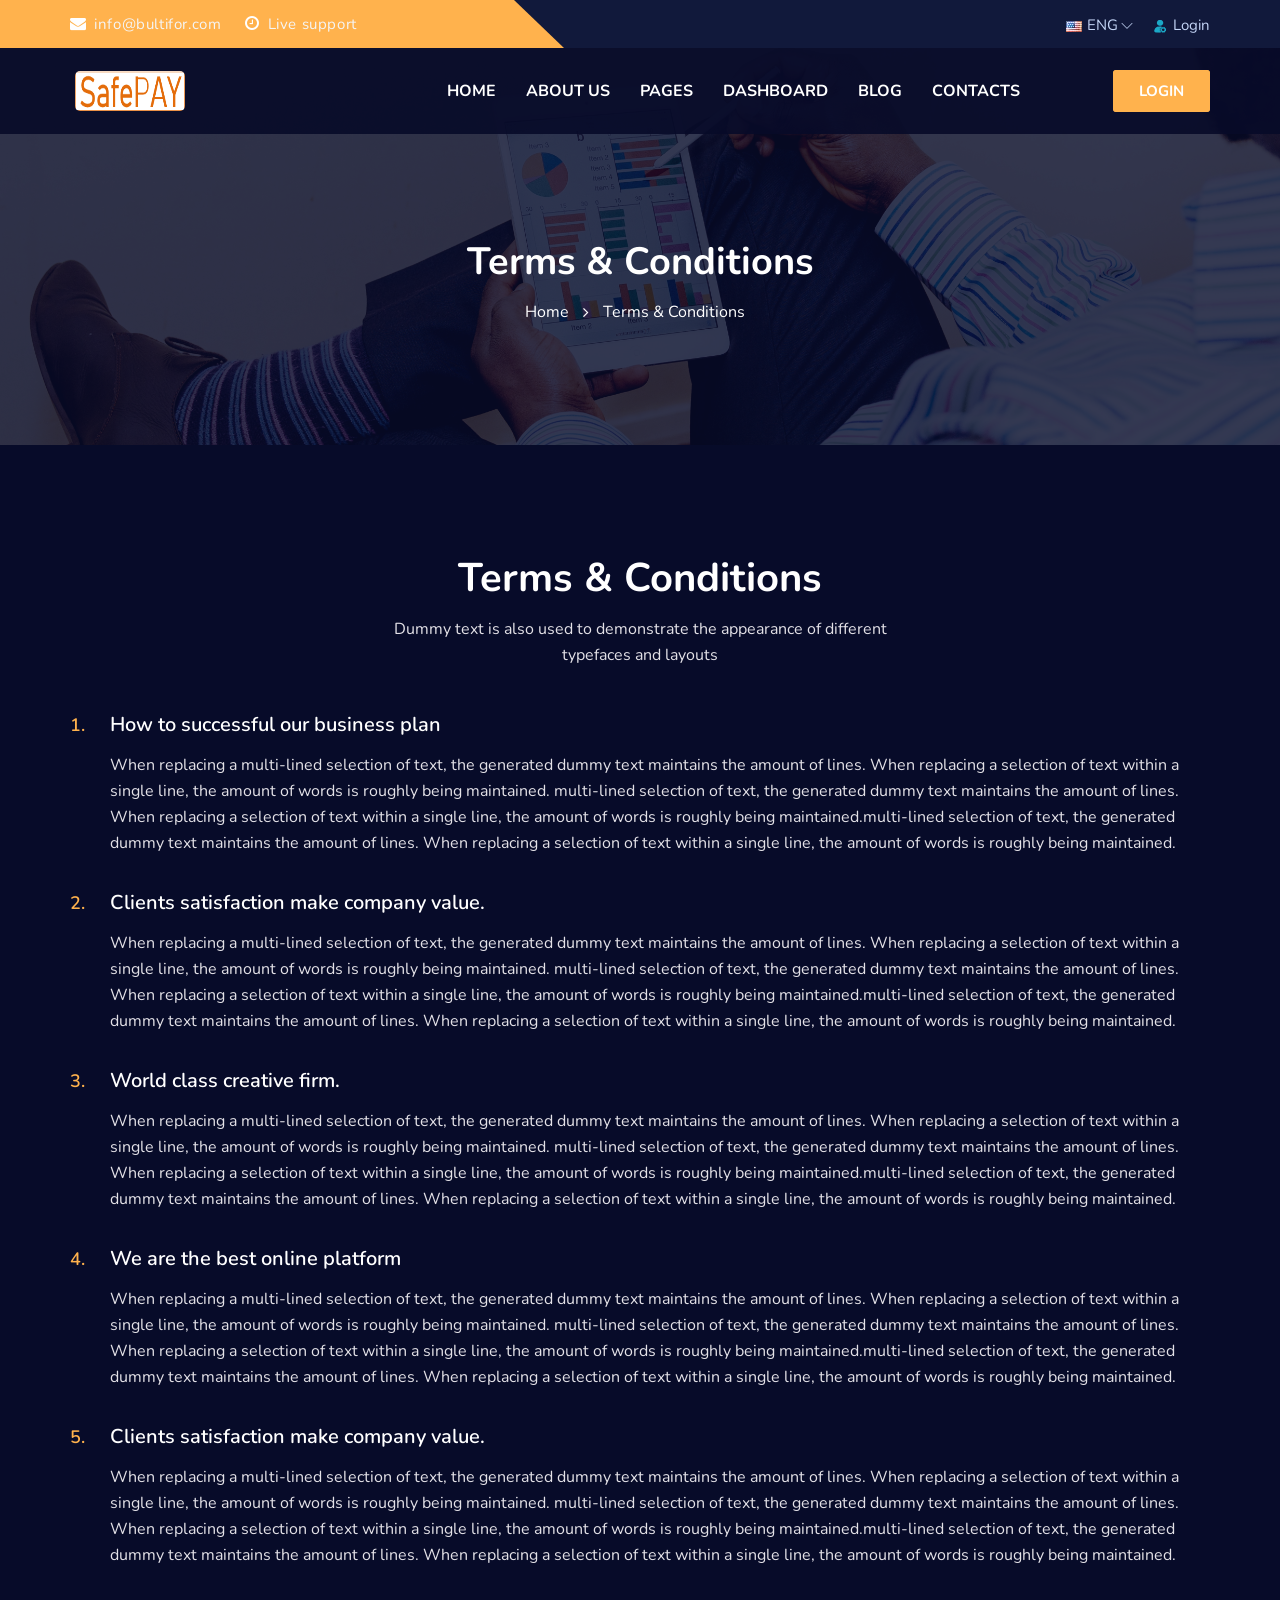
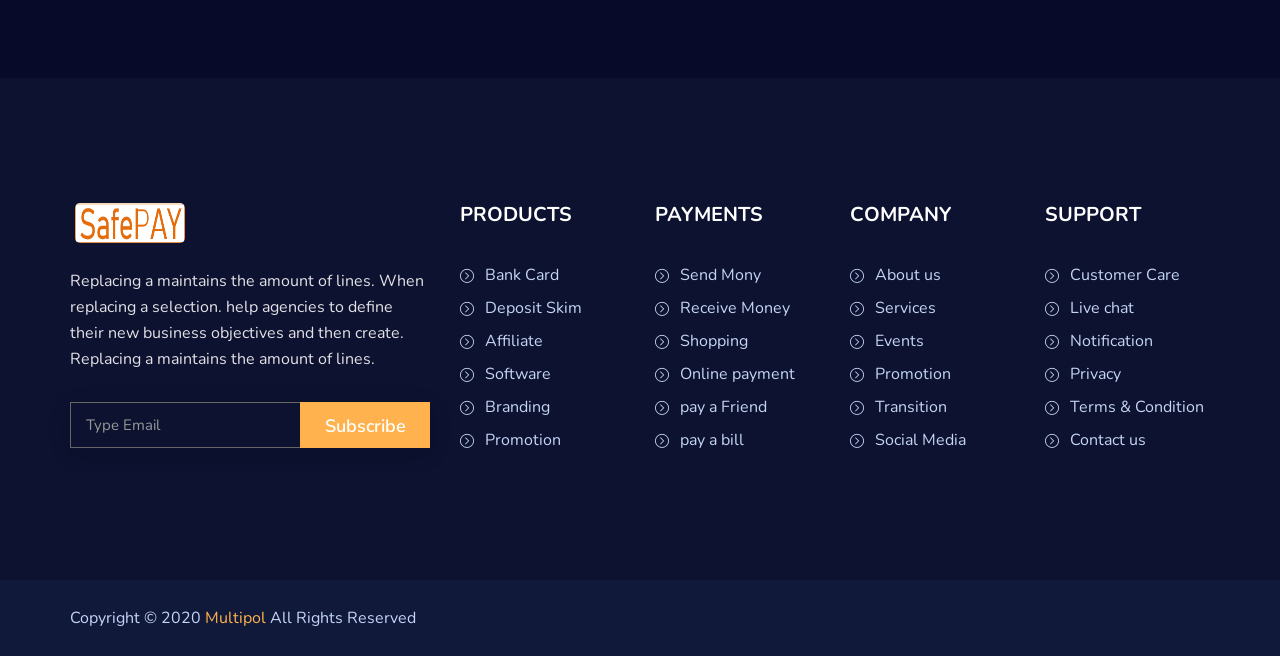
<file: terms.html>
<!doctype html>
<html class="no-js" lang="en">
	<head>
		<meta charset="utf-8">
		<meta http-equiv="x-ua-compatible" content="ie=edge">
		<title>Terms & Conditions | Bultifore</title>
		<meta name="description" content="">
		<meta name="viewport" content="width=device-width, initial-scale=1">

		<!-- favicon -->		
		<link rel="shortcut icon" type="image/x-icon" href="img/logo/favicon.ico">

		<!-- all css here -->

		<!-- bootstrap v3.3.6 css -->
		<link rel="stylesheet" href="css/bootstrap.min.css">
		<!-- owl.carousel css -->
		<link rel="stylesheet" href="css/owl.carousel.css">
		<link rel="stylesheet" href="css/owl.transitions.css">
        <!-- Animate css -->
        <link rel="stylesheet" href="css/animate.css">
        <!-- Nice-select css -->
        <link rel="stylesheet" href="css/nice-select.css">
        <!-- meanmenu css -->
        <link rel="stylesheet" href="css/meanmenu.min.css">
		<!-- font-awesome css -->
		<link rel="stylesheet" href="css/font-awesome.min.css">
		<link rel="stylesheet" href="css/themify-icons.css">
		<link rel="stylesheet" href="css/flaticon.css">
		<!-- magnific css -->
        <link rel="stylesheet" href="css/magnific.min.css">
		<!-- style css -->
		<link rel="stylesheet" href="style.css">
		<!-- responsive css -->
		<link rel="stylesheet" href="css/responsive.css">

		<!-- modernizr css -->
		<script src="js/vendor/modernizr-2.8.3.min.js"></script>
	</head>
		<body>

		<!--[if lt IE 8]>
			<p class="browserupgrade">You are using an <strong>outdated</strong> browser. Please <a href="http://browsehappy.com/">upgrade your browser</a> to improve your experience.</p>
		<![endif]-->

        <div id="preloader"></div>
        <!-- Start Header Area -->
        <header class="header-one">
            <!-- Start header top bar -->
            <div class="topbar-area">
                <div class="container">
                    <div class="row">
                        <div class=" col-md-6 col-sm-6 col-xs-12">
                            <div class="topbar-left">
                                <ul>
                                    <li><a href="#"><i class="fa fa-envelope"></i> info@bultifor.com</a></li>
                                    <li><a href="#"><i class="fa fa-clock-o"></i> Live support</a></li>
                                </ul>  
                            </div>
                        </div>
                        <div class="col-md-6 col-sm-6 col-xs-12">
                            <div class="topbar-right">
								<ul>
                                    <li><a href="#"><img src="img/icon/w1.png" alt="">ENG</a>
                                       <ul>
                                           <li><a href="#"><img src="img/icon/w2.png" alt="">DEU</a>
                                           <li><a href="#"><img src="img/icon/w3.png" alt="">ESP</a>
                                           <li><a href="#"><img src="img/icon/w4.png" alt="">FRA</a>
                                           <li><a href="#"><img src="img/icon/w5.png" alt="">KSA</a>
                                       </ul>
                                    </li>
                                    <li><a href="#"><img src="img/icon/login.png" alt="">Login</a>
                                </ul>
							</div>
                        </div>
                    </div>
                </div>
            </div>
            <!-- End header top bar -->
            <!-- Start header menu area -->
            <div id="sticker" class="header-area hidden-xs">
                <div class="container">
                    <div class="row">
                        <div class="col-md-12 col-sm-12">
                            <div class="row">
                                <!-- logo start -->
                                <div class="col-md-3 col-sm-3">
                                    <div class="logo">
                                        <!-- Brand -->
                                        <a class="navbar-brand page-scroll" href="index.html">
                                            <img src="img/logo/logo2.png" alt="">
                                        </a>
                                    </div>
                                    <!-- logo end -->
                                </div>
                                <div class="col-md-9 col-sm-9">
                                    <div class="header-right-link">
                                        <!-- search option end -->
                                        <a class="s-menu" href="login.html">Login</a>
                                    </div>
                                    <!-- mainmenu start -->
                                    <nav class="navbar navbar-default">
                                        <div class="collapse navbar-collapse" id="navbar-example">
                                            <div class="main-menu">
                                                <ul class="nav navbar-nav navbar-right">
                                                    <li><a class="pages" href="index.html">Home</a>
                                                        <ul class="sub-menu">
                                                            <li><a href="index.html">Home 01</a></li>
                                                            <li><a href="index-2.html">Home 02</a></li>
                                                        </ul>
                                                    </li>
                                                    <li><a href="about.html">About us</a></li>
                                                    <li><a class="pages" href="#">Pages</a>
                                                        <ul class="sub-menu">
                                                            <li><a href="team.html">team</a></li>
                                                            <li><a href="faq.html">FAQ</a></li>
                                                            <li><a href="pricing.html">Pricing</a></li>
                                                            <li><a href="review.html">Reviews</a></li>
                                                            <li><a href="terms.html">Terms & Conditions</a></li>
                                                            <li><a href="login.html">Login</a></li>
                                                            <li><a href="signup.html">Register</a></li>
                                                        </ul>
                                                    </li>
                                                    <li><a class="pages" href="#">Dashboard</a>
                                                        <ul class="sub-menu">
                                                            <li><a href="a-dashboard.html">Dashboard</a></li>
                                                            <li><a href="a-send-money.html">Send Money</a></li>
                                                            <li><a href="a-request-money.html">Request Money</a></li>
                                                            <li><a href="a-withdraw-money.html">Withdraw Money</a></li>
                                                            <li><a href="a-deposite-money.html">Deposite Money</a></li>
                                                            <li><a href="a-currency-change.html">Currency Exchange</a></li>
                                                            <li><a href="a-add-bank.html">Bank Account</a></li>
                                                            <li><a href="a-card-number.html">Card Number</a></li>
                                                            <li><a href="a-transection-log.html">Transection Log</a></li>
                                                            <li><a href="a-setting-money.html">Notifications</a></li>
                                                        </ul>
                                                    </li>
                                                    <li><a class="pages" href="#">Blog</a>
                                                        <ul class="sub-menu">
                                                            <li><a href="blog.html">Blog grid</a></li>
                                                            <li><a href="blog-sidebar.html">Blog Sidebar</a></li>
                                                            <li><a href="blog-details.html">Blog Details</a></li>
                                                        </ul>
                                                    </li>
                                                    <li><a href="contact.html">contacts</a></li>
                                                </ul>
                                            </div>
                                        </div>
                                    </nav>
                                    <!-- mainmenu end -->
                                </div>
                            </div>
                        </div>
                    </div>
                </div>
            </div>
            <!-- End header menu area -->
            <!-- Start mobile menu area -->
            <div class="mobile-menu-area hidden-lg hidden-md hidden-sm">
                <div class="container">
                    <div class="row">
                        <div class="col-md-12">
                            <div class="mobile-menu">
                                <div class="logo">
                                    <a href="index.html"><img src="img/logo/logo2.png" alt="" /></a>
                                </div>
                                <nav id="dropdown">
                                    <ul>
                                        <li><a class="pages" href="index.html">Home</a>
                                            <ul class="sub-menu">
                                                <li><a href="index.html">Home 01</a></li>
                                                <li><a href="index-2.html">Home 02</a></li>
                                            </ul>
                                        </li>
                                        <li><a href="about.html">About us</a></li>
                                        <li><a class="pages" href="#">Pages</a>
                                            <ul class="sub-menu">
                                                <li><a href="team.html">team</a></li>
                                                <li><a href="faq.html">FAQ</a></li>
                                                <li><a href="pricing.html">Pricing</a></li>
                                                <li><a href="review.html">Reviews</a></li>
                                                <li><a href="terms.html">Terms & Conditions</a></li>
                                                <li><a href="login.html">Login</a></li>
                                                <li><a href="signup.html">Register</a></li>
                                            </ul>
                                        </li>
                                        <li><a class="pages" href="#">Dashboard</a>
                                            <ul class="sub-menu">
                                                <li><a href="a-dashboard.html">Dashboard</a></li>
                                                <li><a href="a-send-money.html">Send Money</a></li>
                                                <li><a href="a-request-money.html">Request Money</a></li>
                                                <li><a href="a-withdraw-money.html">Withdraw Money</a></li>
                                                <li><a href="a-deposite-money.html">Deposite Money</a></li>
                                                <li><a href="a-currency-change.html">Currency Exchange</a></li>
                                                <li><a href="a-add-bank.html">Bank Account</a></li>
                                                <li><a href="a-card-number.html">Card Number</a></li>
                                                <li><a href="a-transection-log.html">Transection Log</a></li>
                                                <li><a href="a-setting-money.html">Notifications</a></li>
                                            </ul>
                                        </li>
                                        <li><a class="pages" href="#">Blog</a>
                                            <ul class="sub-menu">
                                                <li><a href="blog.html">Blog grid</a></li>
                                                <li><a href="blog-sidebar.html">Blog Sidebar</a></li>
                                                <li><a href="blog-details.html">Blog Details</a></li>
                                            </ul>
                                        </li>
                                        <li><a href="contact.html">contacts</a></li>
                                    </ul>
                                </nav>
                            </div>					
                        </div>
                    </div>
                </div>
            </div>
            <!-- End mobile menu area -->	
        </header>
        <!-- End Header Area -->
        <!-- Start breadcrumbs area -->
        <div class="page-area">
            <div class="breadcumb-overlay"></div>
            <div class="container">
                <div class="row">
                    <div class="col-md-12 col-sm-12 col-xs-12">
                        <div class="breadcrumb text-center">
                            <div class="section-headline white-headline text-center">
                                <h3>Terms & Conditions</h3>
                            </div>
                            <ul>
                                <li class="home-bread">Home</li>
                                <li>Terms & Conditions </li>
                            </ul>
                        </div>
                    </div>
                </div>
            </div>
        </div>
        <!-- End breadcrumbs area -->
        <!-- Start terms area -->
        <div class="terms-area bg-color area-padding-2">
            <div class="container">
               <div class="row">
					<div class="col-md-12 col-sm-12 col-xs-12">
						<div class="section-headline text-center">
							<h3>Terms & Conditions</h3>
							<p>Dummy text is also used to demonstrate the appearance of different typefaces and layouts</p>
						</div>
					</div>
				</div>
                <div class="row">
                    <!-- Start Column Start -->
                    <div class="col-md-12 col-sm-12 col-xs-12">
                        <div class="company-terms">
                            <div class="single-terms">
                               <h4><span class="number">1.</span> <span class="condition-text">How to successful our business plan</span></h4>
                               <p>When replacing a multi-lined selection of text, the generated dummy text maintains the amount of lines. When replacing a selection of text within a single line, the amount of words is roughly being maintained. multi-lined selection of text, the generated dummy text maintains the amount of lines. When replacing a selection of text within a single line, the amount of words is roughly being maintained.multi-lined selection of text, the generated dummy text maintains the amount of lines. When replacing a selection of text within a single line, the amount of words is roughly being maintained. </p>
                            </div>
                            <div class="single-terms">
                               <h4><span class="number">2.</span><span class="condition-text">Clients satisfaction make company value.</span></h4>
                               <p>When replacing a multi-lined selection of text, the generated dummy text maintains the amount of lines. When replacing a selection of text within a single line, the amount of words is roughly being maintained. multi-lined selection of text, the generated dummy text maintains the amount of lines. When replacing a selection of text within a single line, the amount of words is roughly being maintained.multi-lined selection of text, the generated dummy text maintains the amount of lines. When replacing a selection of text within a single line, the amount of words is roughly being maintained. </p>
                            </div>
                            <div class="single-terms">
                               <h4><span class="number">3.</span><span class="condition-text">World class creative firm.</span></h4>
                               <p>When replacing a multi-lined selection of text, the generated dummy text maintains the amount of lines. When replacing a selection of text within a single line, the amount of words is roughly being maintained. multi-lined selection of text, the generated dummy text maintains the amount of lines. When replacing a selection of text within a single line, the amount of words is roughly being maintained.multi-lined selection of text, the generated dummy text maintains the amount of lines. When replacing a selection of text within a single line, the amount of words is roughly being maintained. </p>
                            </div>
                            <div class="single-terms">
                               <h4><span class="number">4.</span><span class="condition-text">We are the best online platform </span></h4>
                               <p>When replacing a multi-lined selection of text, the generated dummy text maintains the amount of lines. When replacing a selection of text within a single line, the amount of words is roughly being maintained. multi-lined selection of text, the generated dummy text maintains the amount of lines. When replacing a selection of text within a single line, the amount of words is roughly being maintained.multi-lined selection of text, the generated dummy text maintains the amount of lines. When replacing a selection of text within a single line, the amount of words is roughly being maintained. </p>
                            </div>
                            <div class="single-terms">
                               <h4><span class="number">5.</span><span class="condition-text">Clients satisfaction make company value.</span></h4>
                               <p>When replacing a multi-lined selection of text, the generated dummy text maintains the amount of lines. When replacing a selection of text within a single line, the amount of words is roughly being maintained. multi-lined selection of text, the generated dummy text maintains the amount of lines. When replacing a selection of text within a single line, the amount of words is roughly being maintained.multi-lined selection of text, the generated dummy text maintains the amount of lines. When replacing a selection of text within a single line, the amount of words is roughly being maintained. </p>
                            </div>
                        </div>
                    </div>
                </div>
            </div>
        </div>
        <!-- End terms area -->
        <!-- Start footer area -->
        <footer class="footer-1">
            <div class="footer-area">
                <div class="container">
                    <div class="row">
                       <!-- Start column-->
                       <div class="col-md-4 col-sm-6 col-xs-12">
                            <div class="footer-content logo-footer">
                                <div class="footer-head">
                                    <div class="footer-logo">
                                    	<a class="footer-black-logo" href="#"><img src="img/logo/logo2.png" alt=""></a>
                                    </div>
                                    <p>
                                        Replacing a  maintains the amount of lines. When replacing a selection. help agencies to define their new business objectives and then create. Replacing a  maintains the amount of lines. 
                                    </p>
                                    <div class="subs-feilds">
                                        <div class="suscribe-input">
                                            <input type="email" class="email form-control width-80" id="sus_email" placeholder="Type Email">
                                            <button type="submit" id="sus_submit" class="add-btn">Subscribe</button>
                                        </div>
                                    </div>
                                </div>
                            </div>
                        </div>
                        <!-- End column-->
                        <!-- Start column-->
                        <div class="col-md-2 col-sm-3 col-xs-12">
                            <div class="footer-content">
                                <div class="footer-head">
                                    <h4>Products</h4>
                                    <ul class="footer-list">
                                        <li><a href="#">Bank Card</a></li>
                                        <li><a href="#">Deposit Skim</a></li>
                                        <li><a href="#">Affiliate</a></li>
                                        <li><a href="#">Software</a></li>
                                        <li><a href="#">Branding </a></li>
                                        <li><a href="#">Promotion </a></li>
                                    </ul>
                                </div>
                            </div>
                        </div>
                        <!-- End column-->
                        <!-- Start column-->
                        <div class="col-md-2 col-sm-3 col-xs-12">
                            <div class="footer-content">
                                <div class="footer-head">
                                    <h4>Payments</h4>
                                    <ul class="footer-list">
                                        <li><a href="#">Send Mony</a></li>
                                        <li><a href="#">Receive Money </a></li>
                                        <li><a href="#">Shopping</a></li>
                                        <li><a href="#">Online payment</a></li>
                                        <li><a href="#">pay a Friend </a></li>
                                        <li><a href="#">pay a bill </a></li>
                                    </ul>
                                </div>
                            </div>
                        </div>
                        <!-- End column-->
                        <!-- Start column-->
                        <div class="col-md-2 hidden-sm col-xs-12">
                            <div class="footer-content">
                                <div class="footer-head">
                                    <h4>Company</h4>
                                    <ul class="footer-list">
                                        <li><a href="#">About us</a></li>
                                        <li><a href="#">Services </a></li>
                                        <li><a href="#">Events</a></li>
                                        <li><a href="#">Promotion</a></li>
                                        <li><a href="#">Transition</a></li>
                                        <li><a href="#">Social Media</a></li>
                                    </ul>
                                </div>
                            </div>
                        </div>
                        <!-- End column-->
                        <!-- Start column-->
                        <div class="col-md-2 hidden-sm col-xs-12">
                             <div class="footer-content last-content">
                                <div class="footer-head">
                                    <h4>Support</h4>
                                    <ul class="footer-list">
                                        <li><a href="#">Customer Care</a></li>
                                        <li><a href="#">Live chat</a></li>
                                        <li><a href="#">Notification</a></li>
                                        <li><a href="#">Privacy</a></li>
                                        <li><a href="#">Terms & Condition</a></li>
                                        <li><a href="#">Contact us </a></li>
                                    </ul>
                                </div>
                            </div>
                        </div>
                        <!-- End column-->
                    </div>
                </div>
            </div>
            <!-- Start footer bottom area -->
            <div class="footer-area-bottom">
                <div class="container">
                    <div class="row">
                        <div class="col-md-6 col-sm-6 col-xs-12">
                            <div class="copyright">
                                <p>
                                    Copyright © 2020
                                    <a href="#">Multipol</a> All Rights Reserved
                                </p>
                            </div>
                        </div>
                    </div>
                </div>
            </div>
            <!-- End footer bottom area -->
        </footer>
        <!-- End footer area -->
        
		
		<!-- all js here -->

		<!-- jquery latest version -->
		<script src="js/vendor/jquery-1.12.4.min.js"></script>
		<!-- bootstrap js -->
		<script src="js/bootstrap.min.js"></script>
		<!-- owl.carousel js -->
		<script src="js/owl.carousel.min.js"></script>
        <!-- stellar js -->
        <script src="js/jquery.stellar.min.js"></script>
		<!-- magnific js -->
        <script src="js/magnific.min.js"></script>
        <!-- Nice-select js -->
        <script src="js/jquery.nice-select.min.js"></script>
        <!-- wow js -->
        <script src="js/wow.min.js"></script>
        <!-- meanmenu js -->
        <script src="js/jquery.meanmenu.js"></script>
		<!-- Form validator js -->
		<script src="js/form-validator.min.js"></script>
		<!-- plugins js -->
		<script src="js/plugins.js"></script>
		<!-- main js -->
		<script src="js/main.js"></script>
	</body>
</html>
</file>
<file: css/nice-select.css>
.nice-select {
  -webkit-tap-highlight-color: transparent;
  background-color: #fff;
  border-radius: 5px;
  border: solid 1px #e8e8e8;
  box-sizing: border-box;
  clear: both;
  cursor: pointer;
  display: block;
  float: left;
  font-family: inherit;
  font-size: 14px;
  font-weight: normal;
  height: 42px;
  line-height: 40px;
  outline: none;
  padding-left: 18px;
  padding-right: 30px;
  position: relative;
  text-align: left !important;
  -webkit-transition: all 0.2s ease-in-out;
  transition: all 0.2s ease-in-out;
  -webkit-user-select: none;
     -moz-user-select: none;
      -ms-user-select: none;
          user-select: none;
  white-space: nowrap;
  width: 100%; }
  .nice-select:hover {
    border-color: #dbdbdb; }
  .nice-select:active, .nice-select.open, .nice-select:focus {
    border-color: #999; }
  .nice-select:after {
    border-bottom: 2px solid #999;
    border-right: 2px solid #999;
    content: '';
    display: block;
    height: 5px;
    margin-top: -4px;
    pointer-events: none;
    position: absolute;
    right: 12px;
    top: 50%;
    -webkit-transform-origin: 66% 66%;
        -ms-transform-origin: 66% 66%;
            transform-origin: 66% 66%;
    -webkit-transform: rotate(45deg);
        -ms-transform: rotate(45deg);
            transform: rotate(45deg);
    -webkit-transition: all 0.15s ease-in-out;
    transition: all 0.15s ease-in-out;
    width: 5px; }
  .nice-select.open:after {
    -webkit-transform: rotate(-135deg);
        -ms-transform: rotate(-135deg);
            transform: rotate(-135deg); }
  .nice-select.open .list {
    opacity: 1;
    pointer-events: auto;
    -webkit-transform: scale(1) translateY(0);
        -ms-transform: scale(1) translateY(0);
            transform: scale(1) translateY(0); }
  .nice-select.disabled {
    border-color: #ededed;
    color: #999;
    pointer-events: none; }
    .nice-select.disabled:after {
      border-color: #cccccc; }
  .nice-select.wide {
    width: 100%; }
    .nice-select.wide .list {
      left: 0 !important;
      right: 0 !important; }
  .nice-select.right {
    float: right; }
    .nice-select.right .list {
      left: auto;
      right: 0; }
  .nice-select.small {
    font-size: 12px;
    height: 36px;
    line-height: 34px; }
    .nice-select.small:after {
      height: 4px;
      width: 4px; }
    .nice-select.small .option {
      line-height: 34px;
      min-height: 34px; }
  .nice-select .list {
    background-color: #fff;
    border-radius: 5px;
    box-shadow: 0 0 0 1px rgba(68, 68, 68, 0.11);
    box-sizing: border-box;
    margin-top: 4px;
    opacity: 0;
    overflow: hidden;
    padding: 0;
    pointer-events: none;
    position: absolute;
    top: 100%;
    left: 0;
    -webkit-transform-origin: 50% 0;
        -ms-transform-origin: 50% 0;
            transform-origin: 50% 0;
    -webkit-transform: scale(0.75) translateY(-21px);
        -ms-transform: scale(0.75) translateY(-21px);
            transform: scale(0.75) translateY(-21px);
    -webkit-transition: all 0.2s cubic-bezier(0.5, 0, 0, 1.25), opacity 0.15s ease-out;
    transition: all 0.2s cubic-bezier(0.5, 0, 0, 1.25), opacity 0.15s ease-out;
    z-index: 9; }
    .nice-select .list:hover .option:not(:hover) {
      background-color: transparent !important; }
  .nice-select .option {
    cursor: pointer;
    font-weight: 400;
    line-height: 40px;
    list-style: none;
    min-height: 40px;
    outline: none;
    padding-left: 18px;
    padding-right: 29px;
    text-align: left;
    -webkit-transition: all 0.2s;
    transition: all 0.2s; }
    .nice-select .option:hover, .nice-select .option.focus, .nice-select .option.selected.focus {
      background-color: #f6f6f6; }
    .nice-select .option.selected {
      font-weight: bold; }
    .nice-select .option.disabled {
      background-color: transparent;
      color: #999;
      cursor: default; }

.no-csspointerevents .nice-select .list {
  display: none; }

.no-csspointerevents .nice-select.open .list {
  display: block; }
</file>
<file: css/themify-icons.css>
@font-face {
	font-family: 'themify';
	src:url('../fonts/themify.eot');
	src:url('../fonts/themify.eot?#iefix') format('embedded-opentype'),
		url('../fonts/themify.woff') format('woff'),
		url('../fonts/themify.ttf') format('truetype'),
		url('../fonts/themify.svg') format('svg');
	font-weight: normal;
	font-style: normal;
}

[class^="ti-"], [class*=" ti-"] {
	font-family: 'themify';
	speak: none;
	font-style: normal;
	font-weight: normal;
	font-variant: normal;
	text-transform: none;
	line-height: 1;

	/* Better Font Rendering =========== */
	-webkit-font-smoothing: antialiased;
	-moz-osx-font-smoothing: grayscale;
}

.ti-wand:before {
	content: "\e600";
}
.ti-volume:before {
	content: "\e601";
}
.ti-user:before {
	content: "\e602";
}
.ti-unlock:before {
	content: "\e603";
}
.ti-unlink:before {
	content: "\e604";
}
.ti-trash:before {
	content: "\e605";
}
.ti-thought:before {
	content: "\e606";
}
.ti-target:before {
	content: "\e607";
}
.ti-tag:before {
	content: "\e608";
}
.ti-tablet:before {
	content: "\e609";
}
.ti-star:before {
	content: "\e60a";
}
.ti-spray:before {
	content: "\e60b";
}
.ti-signal:before {
	content: "\e60c";
}
.ti-shopping-cart:before {
	content: "\e60d";
}
.ti-shopping-cart-full:before {
	content: "\e60e";
}
.ti-settings:before {
	content: "\e60f";
}
.ti-search:before {
	content: "\e610";
}
.ti-zoom-in:before {
	content: "\e611";
}
.ti-zoom-out:before {
	content: "\e612";
}
.ti-cut:before {
	content: "\e613";
}
.ti-ruler:before {
	content: "\e614";
}
.ti-ruler-pencil:before {
	content: "\e615";
}
.ti-ruler-alt:before {
	content: "\e616";
}
.ti-bookmark:before {
	content: "\e617";
}
.ti-bookmark-alt:before {
	content: "\e618";
}
.ti-reload:before {
	content: "\e619";
}
.ti-plus:before {
	content: "\e61a";
}
.ti-pin:before {
	content: "\e61b";
}
.ti-pencil:before {
	content: "\e61c";
}
.ti-pencil-alt:before {
	content: "\e61d";
}
.ti-paint-roller:before {
	content: "\e61e";
}
.ti-paint-bucket:before {
	content: "\e61f";
}
.ti-na:before {
	content: "\e620";
}
.ti-mobile:before {
	content: "\e621";
}
.ti-minus:before {
	content: "\e622";
}
.ti-medall:before {
	content: "\e623";
}
.ti-medall-alt:before {
	content: "\e624";
}
.ti-marker:before {
	content: "\e625";
}
.ti-marker-alt:before {
	content: "\e626";
}
.ti-arrow-up:before {
	content: "\e627";
}
.ti-arrow-right:before {
	content: "\e628";
}
.ti-arrow-left:before {
	content: "\e629";
}
.ti-arrow-down:before {
	content: "\e62a";
}
.ti-lock:before {
	content: "\e62b";
}
.ti-location-arrow:before {
	content: "\e62c";
}
.ti-link:before {
	content: "\e62d";
}
.ti-layout:before {
	content: "\e62e";
}
.ti-layers:before {
	content: "\e62f";
}
.ti-layers-alt:before {
	content: "\e630";
}
.ti-key:before {
	content: "\e631";
}
.ti-import:before {
	content: "\e632";
}
.ti-image:before {
	content: "\e633";
}
.ti-heart:before {
	content: "\e634";
}
.ti-heart-broken:before {
	content: "\e635";
}
.ti-hand-stop:before {
	content: "\e636";
}
.ti-hand-open:before {
	content: "\e637";
}
.ti-hand-drag:before {
	content: "\e638";
}
.ti-folder:before {
	content: "\e639";
}
.ti-flag:before {
	content: "\e63a";
}
.ti-flag-alt:before {
	content: "\e63b";
}
.ti-flag-alt-2:before {
	content: "\e63c";
}
.ti-eye:before {
	content: "\e63d";
}
.ti-export:before {
	content: "\e63e";
}
.ti-exchange-vertical:before {
	content: "\e63f";
}
.ti-desktop:before {
	content: "\e640";
}
.ti-cup:before {
	content: "\e641";
}
.ti-crown:before {
	content: "\e642";
}
.ti-comments:before {
	content: "\e643";
}
.ti-comment:before {
	content: "\e644";
}
.ti-comment-alt:before {
	content: "\e645";
}
.ti-close:before {
	content: "\e646";
}
.ti-clip:before {
	content: "\e647";
}
.ti-angle-up:before {
	content: "\e648";
}
.ti-angle-right:before {
	content: "\e649";
}
.ti-angle-left:before {
	content: "\e64a";
}
.ti-angle-down:before {
	content: "\e64b";
}
.ti-check:before {
	content: "\e64c";
}
.ti-check-box:before {
	content: "\e64d";
}
.ti-camera:before {
	content: "\e64e";
}
.ti-announcement:before {
	content: "\e64f";
}
.ti-brush:before {
	content: "\e650";
}
.ti-briefcase:before {
	content: "\e651";
}
.ti-bolt:before {
	content: "\e652";
}
.ti-bolt-alt:before {
	content: "\e653";
}
.ti-blackboard:before {
	content: "\e654";
}
.ti-bag:before {
	content: "\e655";
}
.ti-move:before {
	content: "\e656";
}
.ti-arrows-vertical:before {
	content: "\e657";
}
.ti-arrows-horizontal:before {
	content: "\e658";
}
.ti-fullscreen:before {
	content: "\e659";
}
.ti-arrow-top-right:before {
	content: "\e65a";
}
.ti-arrow-top-left:before {
	content: "\e65b";
}
.ti-arrow-circle-up:before {
	content: "\e65c";
}
.ti-arrow-circle-right:before {
	content: "\e65d";
}
.ti-arrow-circle-left:before {
	content: "\e65e";
}
.ti-arrow-circle-down:before {
	content: "\e65f";
}
.ti-angle-double-up:before {
	content: "\e660";
}
.ti-angle-double-right:before {
	content: "\e661";
}
.ti-angle-double-left:before {
	content: "\e662";
}
.ti-angle-double-down:before {
	content: "\e663";
}
.ti-zip:before {
	content: "\e664";
}
.ti-world:before {
	content: "\e665";
}
.ti-wheelchair:before {
	content: "\e666";
}
.ti-view-list:before {
	content: "\e667";
}
.ti-view-list-alt:before {
	content: "\e668";
}
.ti-view-grid:before {
	content: "\e669";
}
.ti-uppercase:before {
	content: "\e66a";
}
.ti-upload:before {
	content: "\e66b";
}
.ti-underline:before {
	content: "\e66c";
}
.ti-truck:before {
	content: "\e66d";
}
.ti-timer:before {
	content: "\e66e";
}
.ti-ticket:before {
	content: "\e66f";
}
.ti-thumb-up:before {
	content: "\e670";
}
.ti-thumb-down:before {
	content: "\e671";
}
.ti-text:before {
	content: "\e672";
}
.ti-stats-up:before {
	content: "\e673";
}
.ti-stats-down:before {
	content: "\e674";
}
.ti-split-v:before {
	content: "\e675";
}
.ti-split-h:before {
	content: "\e676";
}
.ti-smallcap:before {
	content: "\e677";
}
.ti-shine:before {
	content: "\e678";
}
.ti-shift-right:before {
	content: "\e679";
}
.ti-shift-left:before {
	content: "\e67a";
}
.ti-shield:before {
	content: "\e67b";
}
.ti-notepad:before {
	content: "\e67c";
}
.ti-server:before {
	content: "\e67d";
}
.ti-quote-right:before {
	content: "\e67e";
}
.ti-quote-left:before {
	content: "\e67f";
}
.ti-pulse:before {
	content: "\e680";
}
.ti-printer:before {
	content: "\e681";
}
.ti-power-off:before {
	content: "\e682";
}
.ti-plug:before {
	content: "\e683";
}
.ti-pie-chart:before {
	content: "\e684";
}
.ti-paragraph:before {
	content: "\e685";
}
.ti-panel:before {
	content: "\e686";
}
.ti-package:before {
	content: "\e687";
}
.ti-music:before {
	content: "\e688";
}
.ti-music-alt:before {
	content: "\e689";
}
.ti-mouse:before {
	content: "\e68a";
}
.ti-mouse-alt:before {
	content: "\e68b";
}
.ti-money:before {
	content: "\e68c";
}
.ti-microphone:before {
	content: "\e68d";
}
.ti-menu:before {
	content: "\e68e";
}
.ti-menu-alt:before {
	content: "\e68f";
}
.ti-map:before {
	content: "\e690";
}
.ti-map-alt:before {
	content: "\e691";
}
.ti-loop:before {
	content: "\e692";
}
.ti-location-pin:before {
	content: "\e693";
}
.ti-list:before {
	content: "\e694";
}
.ti-light-bulb:before {
	content: "\e695";
}
.ti-Italic:before {
	content: "\e696";
}
.ti-info:before {
	content: "\e697";
}
.ti-infinite:before {
	content: "\e698";
}
.ti-id-badge:before {
	content: "\e699";
}
.ti-hummer:before {
	content: "\e69a";
}
.ti-home:before {
	content: "\e69b";
}
.ti-help:before {
	content: "\e69c";
}
.ti-headphone:before {
	content: "\e69d";
}
.ti-harddrives:before {
	content: "\e69e";
}
.ti-harddrive:before {
	content: "\e69f";
}
.ti-gift:before {
	content: "\e6a0";
}
.ti-game:before {
	content: "\e6a1";
}
.ti-filter:before {
	content: "\e6a2";
}
.ti-files:before {
	content: "\e6a3";
}
.ti-file:before {
	content: "\e6a4";
}
.ti-eraser:before {
	content: "\e6a5";
}
.ti-envelope:before {
	content: "\e6a6";
}
.ti-download:before {
	content: "\e6a7";
}
.ti-direction:before {
	content: "\e6a8";
}
.ti-direction-alt:before {
	content: "\e6a9";
}
.ti-dashboard:before {
	content: "\e6aa";
}
.ti-control-stop:before {
	content: "\e6ab";
}
.ti-control-shuffle:before {
	content: "\e6ac";
}
.ti-control-play:before {
	content: "\e6ad";
}
.ti-control-pause:before {
	content: "\e6ae";
}
.ti-control-forward:before {
	content: "\e6af";
}
.ti-control-backward:before {
	content: "\e6b0";
}
.ti-cloud:before {
	content: "\e6b1";
}
.ti-cloud-up:before {
	content: "\e6b2";
}
.ti-cloud-down:before {
	content: "\e6b3";
}
.ti-clipboard:before {
	content: "\e6b4";
}
.ti-car:before {
	content: "\e6b5";
}
.ti-calendar:before {
	content: "\e6b6";
}
.ti-book:before {
	content: "\e6b7";
}
.ti-bell:before {
	content: "\e6b8";
}
.ti-basketball:before {
	content: "\e6b9";
}
.ti-bar-chart:before {
	content: "\e6ba";
}
.ti-bar-chart-alt:before {
	content: "\e6bb";
}
.ti-back-right:before {
	content: "\e6bc";
}
.ti-back-left:before {
	content: "\e6bd";
}
.ti-arrows-corner:before {
	content: "\e6be";
}
.ti-archive:before {
	content: "\e6bf";
}
.ti-anchor:before {
	content: "\e6c0";
}
.ti-align-right:before {
	content: "\e6c1";
}
.ti-align-left:before {
	content: "\e6c2";
}
.ti-align-justify:before {
	content: "\e6c3";
}
.ti-align-center:before {
	content: "\e6c4";
}
.ti-alert:before {
	content: "\e6c5";
}
.ti-alarm-clock:before {
	content: "\e6c6";
}
.ti-agenda:before {
	content: "\e6c7";
}
.ti-write:before {
	content: "\e6c8";
}
.ti-window:before {
	content: "\e6c9";
}
.ti-widgetized:before {
	content: "\e6ca";
}
.ti-widget:before {
	content: "\e6cb";
}
.ti-widget-alt:before {
	content: "\e6cc";
}
.ti-wallet:before {
	content: "\e6cd";
}
.ti-video-clapper:before {
	content: "\e6ce";
}
.ti-video-camera:before {
	content: "\e6cf";
}
.ti-vector:before {
	content: "\e6d0";
}
.ti-themify-logo:before {
	content: "\e6d1";
}
.ti-themify-favicon:before {
	content: "\e6d2";
}
.ti-themify-favicon-alt:before {
	content: "\e6d3";
}
.ti-support:before {
	content: "\e6d4";
}
.ti-stamp:before {
	content: "\e6d5";
}
.ti-split-v-alt:before {
	content: "\e6d6";
}
.ti-slice:before {
	content: "\e6d7";
}
.ti-shortcode:before {
	content: "\e6d8";
}
.ti-shift-right-alt:before {
	content: "\e6d9";
}
.ti-shift-left-alt:before {
	content: "\e6da";
}
.ti-ruler-alt-2:before {
	content: "\e6db";
}
.ti-receipt:before {
	content: "\e6dc";
}
.ti-pin2:before {
	content: "\e6dd";
}
.ti-pin-alt:before {
	content: "\e6de";
}
.ti-pencil-alt2:before {
	content: "\e6df";
}
.ti-palette:before {
	content: "\e6e0";
}
.ti-more:before {
	content: "\e6e1";
}
.ti-more-alt:before {
	content: "\e6e2";
}
.ti-microphone-alt:before {
	content: "\e6e3";
}
.ti-magnet:before {
	content: "\e6e4";
}
.ti-line-double:before {
	content: "\e6e5";
}
.ti-line-dotted:before {
	content: "\e6e6";
}
.ti-line-dashed:before {
	content: "\e6e7";
}
.ti-layout-width-full:before {
	content: "\e6e8";
}
.ti-layout-width-default:before {
	content: "\e6e9";
}
.ti-layout-width-default-alt:before {
	content: "\e6ea";
}
.ti-layout-tab:before {
	content: "\e6eb";
}
.ti-layout-tab-window:before {
	content: "\e6ec";
}
.ti-layout-tab-v:before {
	content: "\e6ed";
}
.ti-layout-tab-min:before {
	content: "\e6ee";
}
.ti-layout-slider:before {
	content: "\e6ef";
}
.ti-layout-slider-alt:before {
	content: "\e6f0";
}
.ti-layout-sidebar-right:before {
	content: "\e6f1";
}
.ti-layout-sidebar-none:before {
	content: "\e6f2";
}
.ti-layout-sidebar-left:before {
	content: "\e6f3";
}
.ti-layout-placeholder:before {
	content: "\e6f4";
}
.ti-layout-menu:before {
	content: "\e6f5";
}
.ti-layout-menu-v:before {
	content: "\e6f6";
}
.ti-layout-menu-separated:before {
	content: "\e6f7";
}
.ti-layout-menu-full:before {
	content: "\e6f8";
}
.ti-layout-media-right-alt:before {
	content: "\e6f9";
}
.ti-layout-media-right:before {
	content: "\e6fa";
}
.ti-layout-media-overlay:before {
	content: "\e6fb";
}
.ti-layout-media-overlay-alt:before {
	content: "\e6fc";
}
.ti-layout-media-overlay-alt-2:before {
	content: "\e6fd";
}
.ti-layout-media-left-alt:before {
	content: "\e6fe";
}
.ti-layout-media-left:before {
	content: "\e6ff";
}
.ti-layout-media-center-alt:before {
	content: "\e700";
}
.ti-layout-media-center:before {
	content: "\e701";
}
.ti-layout-list-thumb:before {
	content: "\e702";
}
.ti-layout-list-thumb-alt:before {
	content: "\e703";
}
.ti-layout-list-post:before {
	content: "\e704";
}
.ti-layout-list-large-image:before {
	content: "\e705";
}
.ti-layout-line-solid:before {
	content: "\e706";
}
.ti-layout-grid4:before {
	content: "\e707";
}
.ti-layout-grid3:before {
	content: "\e708";
}
.ti-layout-grid2:before {
	content: "\e709";
}
.ti-layout-grid2-thumb:before {
	content: "\e70a";
}
.ti-layout-cta-right:before {
	content: "\e70b";
}
.ti-layout-cta-left:before {
	content: "\e70c";
}
.ti-layout-cta-center:before {
	content: "\e70d";
}
.ti-layout-cta-btn-right:before {
	content: "\e70e";
}
.ti-layout-cta-btn-left:before {
	content: "\e70f";
}
.ti-layout-column4:before {
	content: "\e710";
}
.ti-layout-column3:before {
	content: "\e711";
}
.ti-layout-column2:before {
	content: "\e712";
}
.ti-layout-accordion-separated:before {
	content: "\e713";
}
.ti-layout-accordion-merged:before {
	content: "\e714";
}
.ti-layout-accordion-list:before {
	content: "\e715";
}
.ti-ink-pen:before {
	content: "\e716";
}
.ti-info-alt:before {
	content: "\e717";
}
.ti-help-alt:before {
	content: "\e718";
}
.ti-headphone-alt:before {
	content: "\e719";
}
.ti-hand-point-up:before {
	content: "\e71a";
}
.ti-hand-point-right:before {
	content: "\e71b";
}
.ti-hand-point-left:before {
	content: "\e71c";
}
.ti-hand-point-down:before {
	content: "\e71d";
}
.ti-gallery:before {
	content: "\e71e";
}
.ti-face-smile:before {
	content: "\e71f";
}
.ti-face-sad:before {
	content: "\e720";
}
.ti-credit-card:before {
	content: "\e721";
}
.ti-control-skip-forward:before {
	content: "\e722";
}
.ti-control-skip-backward:before {
	content: "\e723";
}
.ti-control-record:before {
	content: "\e724";
}
.ti-control-eject:before {
	content: "\e725";
}
.ti-comments-smiley:before {
	content: "\e726";
}
.ti-brush-alt:before {
	content: "\e727";
}
.ti-youtube:before {
	content: "\e728";
}
.ti-vimeo:before {
	content: "\e729";
}
.ti-twitter:before {
	content: "\e72a";
}
.ti-time:before {
	content: "\e72b";
}
.ti-tumblr:before {
	content: "\e72c";
}
.ti-skype:before {
	content: "\e72d";
}
.ti-share:before {
	content: "\e72e";
}
.ti-share-alt:before {
	content: "\e72f";
}
.ti-rocket:before {
	content: "\e730";
}
.ti-pinterest:before {
	content: "\e731";
}
.ti-new-window:before {
	content: "\e732";
}
.ti-microsoft:before {
	content: "\e733";
}
.ti-list-ol:before {
	content: "\e734";
}
.ti-linkedin:before {
	content: "\e735";
}
.ti-layout-sidebar-2:before {
	content: "\e736";
}
.ti-layout-grid4-alt:before {
	content: "\e737";
}
.ti-layout-grid3-alt:before {
	content: "\e738";
}
.ti-layout-grid2-alt:before {
	content: "\e739";
}
.ti-layout-column4-alt:before {
	content: "\e73a";
}
.ti-layout-column3-alt:before {
	content: "\e73b";
}
.ti-layout-column2-alt:before {
	content: "\e73c";
}
.ti-instagram:before {
	content: "\e73d";
}
.ti-google:before {
	content: "\e73e";
}
.ti-github:before {
	content: "\e73f";
}
.ti-flickr:before {
	content: "\e740";
}
.ti-facebook:before {
	content: "\e741";
}
.ti-dropbox:before {
	content: "\e742";
}
.ti-dribbble:before {
	content: "\e743";
}
.ti-apple:before {
	content: "\e744";
}
.ti-android:before {
	content: "\e745";
}
.ti-save:before {
	content: "\e746";
}
.ti-save-alt:before {
	content: "\e747";
}
.ti-yahoo:before {
	content: "\e748";
}
.ti-wordpress:before {
	content: "\e749";
}
.ti-vimeo-alt:before {
	content: "\e74a";
}
.ti-twitter-alt:before {
	content: "\e74b";
}
.ti-tumblr-alt:before {
	content: "\e74c";
}
.ti-trello:before {
	content: "\e74d";
}
.ti-stack-overflow:before {
	content: "\e74e";
}
.ti-soundcloud:before {
	content: "\e74f";
}
.ti-sharethis:before {
	content: "\e750";
}
.ti-sharethis-alt:before {
	content: "\e751";
}
.ti-reddit:before {
	content: "\e752";
}
.ti-pinterest-alt:before {
	content: "\e753";
}
.ti-microsoft-alt:before {
	content: "\e754";
}
.ti-linux:before {
	content: "\e755";
}
.ti-jsfiddle:before {
	content: "\e756";
}
.ti-joomla:before {
	content: "\e757";
}
.ti-html5:before {
	content: "\e758";
}
.ti-flickr-alt:before {
	content: "\e759";
}
.ti-email:before {
	content: "\e75a";
}
.ti-drupal:before {
	content: "\e75b";
}
.ti-dropbox-alt:before {
	content: "\e75c";
}
.ti-css3:before {
	content: "\e75d";
}
.ti-rss:before {
	content: "\e75e";
}
.ti-rss-alt:before {
	content: "\e75f";
}
</file>
<file: css/flaticon.css>
/*
  	Flaticon icon font: Flaticon
  	Creation date: 22/06/2016 15:41
  	*/

@font-face {
  font-family: "Flaticon";
  src: url("../fonts/Flaticon.eot");
  src: url("../fonts/Flaticon.eot?#iefix") format("embedded-opentype"),
       url("../fonts/Flaticon.woff") format("woff"),
       url("../fonts/Flaticon.ttf") format("truetype"),
       url("../fonts/Flaticon.svg#Flaticon") format("svg");
  font-weight: normal;
  font-style: normal;
}

@media screen and (-webkit-min-device-pixel-ratio:0) {
  @font-face {
    font-family: "Flaticon";
    src: url("../fonts/Flaticon.svg#Flaticon") format("svg");
  }
}

[class^="flaticon-"]:before, [class*=" flaticon-"]:before,
[class^="flaticon-"]:after, [class*=" flaticon-"]:after {   
  font-family: Flaticon;
font-style: normal;
}

.flaticon-001-money-1:before { content: "\f100"; }
.flaticon-002-message:before { content: "\f101"; }
.flaticon-003-envelope:before { content: "\f102"; }
.flaticon-004-label:before { content: "\f103"; }
.flaticon-005-agenda:before { content: "\f104"; }
.flaticon-006-clock:before { content: "\f105"; }
.flaticon-007-document-2:before { content: "\f106"; }
.flaticon-008-document-1:before { content: "\f107"; }
.flaticon-009-bars-5:before { content: "\f108"; }
.flaticon-010-newspaper:before { content: "\f109"; }
.flaticon-011-calculator-4:before { content: "\f10a"; }
.flaticon-012-mobile-phone-6:before { content: "\f10b"; }
.flaticon-013-calendar:before { content: "\f10c"; }
.flaticon-014-bars-4:before { content: "\f10d"; }
.flaticon-015-placeholder-1:before { content: "\f10e"; }
.flaticon-016-clipboard-1:before { content: "\f10f"; }
.flaticon-017-chart-2:before { content: "\f110"; }
.flaticon-018-board:before { content: "\f111"; }
.flaticon-019-mouse:before { content: "\f112"; }
.flaticon-020-safebox-3:before { content: "\f113"; }
.flaticon-021-calculator-3:before { content: "\f114"; }
.flaticon-022-bars-3:before { content: "\f115"; }
.flaticon-023-bulb:before { content: "\f116"; }
.flaticon-024-signature-1:before { content: "\f117"; }
.flaticon-025-usb:before { content: "\f118"; }
.flaticon-026-businessman-2:before { content: "\f119"; }
.flaticon-027-chart-1:before { content: "\f11a"; }
.flaticon-028-money:before { content: "\f11b"; }
.flaticon-029-credit-card-3:before { content: "\f11c"; }
.flaticon-030-money-bag-5:before { content: "\f11d"; }
.flaticon-031-calculator-2:before { content: "\f11e"; }
.flaticon-032-mobile-phone-5:before { content: "\f11f"; }
.flaticon-033-businessman-1:before { content: "\f120"; }
.flaticon-034-buildings-2:before { content: "\f121"; }
.flaticon-035-hammer-2:before { content: "\f122"; }
.flaticon-036-cheque-2:before { content: "\f123"; }
.flaticon-037-magnifying-glass-1:before { content: "\f124"; }
.flaticon-038-diamonds:before { content: "\f125"; }
.flaticon-039-magnifying-glass:before { content: "\f126"; }
.flaticon-040-mobile-phone-4:before { content: "\f127"; }
.flaticon-041-document:before { content: "\f128"; }
.flaticon-042-security:before { content: "\f129"; }
.flaticon-043-bank-2:before { content: "\f12a"; }
.flaticon-044-building:before { content: "\f12b"; }
.flaticon-045-monitor:before { content: "\f12c"; }
.flaticon-046-bank-1:before { content: "\f12d"; }
.flaticon-047-safebox-2:before { content: "\f12e"; }
.flaticon-048-atm:before { content: "\f12f"; }
.flaticon-049-fax:before { content: "\f130"; }
.flaticon-050-credit-card-2:before { content: "\f131"; }
.flaticon-051-coins-1:before { content: "\f132"; }
.flaticon-052-piggybank:before { content: "\f133"; }
.flaticon-053-briefcase-4:before { content: "\f134"; }
.flaticon-054-calculator-1:before { content: "\f135"; }
.flaticon-055-chart:before { content: "\f136"; }
.flaticon-056-money-bag-4:before { content: "\f137"; }
.flaticon-057-wallet-2:before { content: "\f138"; }
.flaticon-058-network-2:before { content: "\f139"; }
.flaticon-059-bars-2:before { content: "\f13a"; }
.flaticon-060-bars-1:before { content: "\f13b"; }
.flaticon-061-buildings-1:before { content: "\f13c"; }
.flaticon-062-id-card:before { content: "\f13d"; }
.flaticon-063-briefcase-3:before { content: "\f13e"; }
.flaticon-064-computer:before { content: "\f13f"; }
.flaticon-065-coins:before { content: "\f140"; }
.flaticon-066-safebox-1:before { content: "\f141"; }
.flaticon-067-shopping-cart-1:before { content: "\f142"; }
.flaticon-068-safebox:before { content: "\f143"; }
.flaticon-069-ingots:before { content: "\f144"; }
.flaticon-070-arrows:before { content: "\f145"; }
.flaticon-071-wallet-1:before { content: "\f146"; }
.flaticon-072-money-bag-3:before { content: "\f147"; }
.flaticon-073-briefcase-2:before { content: "\f148"; }
.flaticon-074-shopping-cart:before { content: "\f149"; }
.flaticon-075-mobile-phone-3:before { content: "\f14a"; }
.flaticon-076-laptop:before { content: "\f14b"; }
.flaticon-077-cheque-1:before { content: "\f14c"; }
.flaticon-078-calculator:before { content: "\f14d"; }
.flaticon-079-graphic:before { content: "\f14e"; }
.flaticon-080-credit-card-1:before { content: "\f14f"; }
.flaticon-081-medal:before { content: "\f150"; }
.flaticon-082-wallet:before { content: "\f151"; }
.flaticon-083-bars:before { content: "\f152"; }
.flaticon-084-network-1:before { content: "\f153"; }
.flaticon-085-clipboard:before { content: "\f154"; }
.flaticon-086-briefcase-1:before { content: "\f155"; }
.flaticon-087-placeholder:before { content: "\f156"; }
.flaticon-088-briefcase:before { content: "\f157"; }
.flaticon-089-hammer-1:before { content: "\f158"; }
.flaticon-090-money-bag-2:before { content: "\f159"; }
.flaticon-091-mobile-phone-2:before { content: "\f15a"; }
.flaticon-092-chat:before { content: "\f15b"; }
.flaticon-093-bank:before { content: "\f15c"; }
.flaticon-094-signature:before { content: "\f15d"; }
.flaticon-095-cheque:before { content: "\f15e"; }
.flaticon-096-hammer:before { content: "\f15f"; }
.flaticon-097-mobile-phone-1:before { content: "\f160"; }
.flaticon-098-money-bag-1:before { content: "\f161"; }
.flaticon-099-inbox:before { content: "\f162"; }
.flaticon-100-teamwork:before { content: "\f163"; }
.flaticon-101-pen:before { content: "\f164"; }
.flaticon-102-businessman:before { content: "\f165"; }
.flaticon-103-buildings:before { content: "\f166"; }
.flaticon-104-money-bag:before { content: "\f167"; }
.flaticon-105-gear:before { content: "\f168"; }
.flaticon-106-floppy-disk:before { content: "\f169"; }
.flaticon-107-speech-bubbles:before { content: "\f16a"; }
.flaticon-108-network:before { content: "\f16b"; }
.flaticon-109-credit-card:before { content: "\f16c"; }
.flaticon-110-mobile-phone:before { content: "\f16d"; }
</file>
<file: style.css>
/*-----------------------------------------------------------------------------------

    Template Name: Bultifore - Online payments & Banking HTML Template
    Template URI: http://rockstheme.com
    Description: This is html5 template
    Author: Rocks_theme
    Author URI: http://rockstheme.com
    Version: 1.0

-----------------------------------------------------------------------------------*/

    /*-----------------------------------------------------------------------------------  
     CSS INDEX
    ===================

    1. Theme Default CSS (body, link color, section etc)
    2. Header Top Area
    2.1 Header Bottom Area 
    2.2. Sticky Header Area
    2.3. Mobile Menu Area
    3. Intro Area
    4. How to work Area
    5. About area
    6. Services Area
    7. Feature Area
    8. Why choose  Area
    9. Overview Area
    10. brand area css
    11. Apps download  Area
    12 .Footer area
    13. Home page 02
    14. Blog Area
    15 . Breadcumbs Area
    16. Reviews Area Css
    17. Team Area
    18. Faq page Area
    19. Pricing area css
    20. Terms & Conditions
    21. Blog Sidebar Area
    22. Blog Details
    23.Contact CSS
    24. Login And Register page
    25 .Dashboard CSS
    26. Animation Css


`-----------------------------------------------------------------------------------*/
/*----------------------------------------*/
/*  Google Fonts
/*----------------------------------------*/
@import url('https://fonts.googleapis.com/css?family=Nunito:300,400,600,700,800&display=swap');


/*----------------------------------------*/
/*  1.  Theme default CSS
/*----------------------------------------*/
html, body {
	height: 100%;
}
.floatleft {
	float:left;
}
.floatright {
	float:right;
}
.alignleft {
	float:left;
	margin-right:15px;
	margin-bottom: 15px;
}
.alignright {
	float:right;
	margin-left:15px;
	margin-bottom: 15px;
}
.aligncenter {
	display:block;
	margin:0 auto 15px;
}
a:focus {
	outline:0px solid;
}
img {max-width:100%;
	height:auto;
}
.fix {
	overflow:hidden;
}
p {
	margin:0 0 15px;
    color: #e3e1e7;
}
h1, h2, h3, h4, h5, h6 {
    font-family: 'Nunito', sans-serif;
	margin: 0 0 15px;
	color: #fff;
    font-weight: 700;
}
h1{
	font-size: 48px;
	line-height: 50px;
		
}
h2{
	font-size: 38px;
	line-height: 46px;
		
}
h3{
	font-size: 30px;
	line-height: 38px;
		
}
h4{
	font-size: 24px;
	line-height: 34px;
		
}
h5{
	font-size: 20px;
	line-height: 30px;
		
}
h6{
	font-size: 16px;
	line-height: 28px;
		
}
a {
	transition: all 0.3s ease 0s;
	text-decoration:none;
}
a:hover {
  color: #ffb24d;
  text-decoration: none;
}
a:active, a:hover {
  outline: 0 none;
}
a:hover, a:focus {
    color: #e3e1e7;
    text-decoration: none;
}
body {
	background: #fff none repeat scroll 0 0;
	color: #e3e1e7;
    font-family: 'Nunito', sans-serif;
	font-size: 16px;
	text-align: left;
	overflow-x: hidden;
	line-height: 26px;
}
#scrollUp {
    bottom: 40px;
    font-size: 20px;
    line-height: 48px;
    right: 30px;
    width: 44px;
    background-color:#ffb24d;
    color: #fff;
    text-align: center;
    height: 44px;
    border-radius: 3px;
    -webkit-transition-duration: 500ms;
    transition-duration: 500ms;
}
#scrollUp:hover {
    bottom: 45px;
    transition-duration: 500ms;
}
.clear{
	clear:both;
}
ul{
	list-style: outside none none;
	margin: 0;
	padding: 0;
}
input, select, textarea, input[type="text"], input[type="date"], input[type="url"], input[type="email"], input[type="password"], input[type="tel"], button, button[type="submit"] {
	-moz-appearance: none;
	box-shadow: none !important;
}
input:focus, textarea:focus, select:focus {
    outline: none;
}
div#preloader { 
	position: fixed;
	left: 0; 
	top: 0; 
	z-index: 99999;
	width: 100%;
	height: 100%;
	overflow: visible;
	background: #1b2654 url('img/logo/preloader.gif') no-repeat center center;
}
.navbar-collapse {
    padding-left: 0px;
}
::-moz-selection {
    background: #ffb24d;
    text-shadow: none;
}
::selection {
    background: #ffb24d;
    text-shadow: none;
}
.bg-color{
    background:#070b29;
}
.bg-color2{
    background:#070c33;
}
.browserupgrade {
    margin: 0.2em 0;
    background: #ccc;
    color: #000;
    padding: 0.2em 0;
}
.area-padding{
	padding: 110px 0px;
}
.area-padding-2{
	padding: 110px 0px 80px;
}
.section-headline {
    padding-bottom: 40px;
    position: relative;
}
.section-headline.review-head {
    padding-bottom: 20px;
}
.section-headline h3 {
    font-size: 40px;
    line-height: 46px;
}
.section-headline p {
    font-size: 16px;
    max-width: 510px;
    margin: 0px auto;
}
.mar-row{
    margin-top: 50px;
}
.color{
   color:#ffb24d; 
}
/*--------------------------------*/
/*  2. Header top Area
/*--------------------------------*/
.topbar-left {
    background: #ffb24d;
    width: 80%;
    position: relative;
    z-index: 1;
}
.topbar-left::after {
    content: "";
    position: absolute;
    right: -50px;
    top: 0;
    border-top: 48px solid transparent;
    border-bottom: 0 solid transparent;
    border-left: 50px solid #ffb24d;
    z-index: 10;
}
.topbar-left::before {
    content: "";
    position: absolute;
    left: -110px;
    top: 0;
    background: #ffb24d;
    width: 115px;
    height: 48px;
    z-index: -1;
}
.topbar-left ul li {
    display: inline-block;
}
.topbar-area {
    background:#11193b;
}
.topbar-left ul li a {
    color: #f5f5f5;
    display: block;
    margin-right: 20px;
    padding: 11px 0;
    text-decoration: none;
    font-size: 15px;
    letter-spacing: 0.60px;
}
.topbar-left ul li a i {
    color: #fff;
    font-size: 16px;
    padding-right: 3px;
}
.topbar-left ul li:last-child a{
	margin-right:0px;
}
.topbar-right {
    float: right;
}
.topbar-right ul li {
    display: inline-block;
    position: relative;
}
.topbar-right ul li>ul>li{
    display: block;
}
.topbar-right>ul>li>a {
    color: #c4d5f6;
    display: block;
    padding: 12px 30px 10px 0px;
    position: relative;
    font-size: 15px;
}
.topbar-right ul li ul {
    background: #1b2654;
    left: 0;
    position: absolute;
    top: 100%;
    width: 130px;
    z-index: 9999999;
    padding: 10px 15px;
    opacity: 0;
    transform: scaleY(0);
    transform-origin: 0 0 0;
    transition: all 0.4s ease 0s;
    visibility: hidden;
}
.topbar-right >ul>li > ul a {
    color: #c4d5f6;
    font-size: 13px;
}
.topbar-right ul li:hover ul {
    visibility: visible;
    opacity: 1;
    transform: scaleY(1);
}
.topbar-right> ul>li>a::after {
    color: #c4d5f6;
    content: "\e64b";
    font-family: themify;
    font-size: 12px;
    position: absolute;
    right:15px;
    top: 13px;
}
.topbar-right> ul>li:last-child a::after{
    display: none;
}
.topbar-right> ul>li:last-child a{
    padding-right: 0px;
}
.topbar-right img {
    margin-right: 5px;
}
/*----------------------------------------*/
/*  2.1 Header Bottom Area 
/*----------------------------------------*/
.header-one {
    position: absolute;
    top: 0;
    left: 0;
    width: 100%;
    height: auto;
    z-index: 999;
}
.header-area {
    background: rgba(7,11,41,0.90);
    z-index: 99;
}
.logo {
    display: block;
}
.logo a {
    display: inline-block;
    height: auto;
    padding: 18px 0;
}
.main-menu ul.navbar-nav li {
    float: left;
    position: relative;
}
.main-menu ul.navbar-nav li a {
    background: rgba(0, 0, 0, 0) none repeat scroll 0 0;
    color: #fff;
    font-size: 16px;
    font-weight: 700;
    padding: 33px 15px;
    text-transform: uppercase;
    position: relative;
}
.main-menu ul.navbar-nav li a:hover{
	color: #ffb24d;
}
.main-menu ul.navbar-nav li.active a:focus {
    color: #fff;
}
.main-menu ul.navbar-nav li.active a {
    background: rgba(0, 0, 0, 0) none repeat scroll 0 0;
    color: #ffb24d;
    position: relative;
    z-index: 9999999;
}
.navbar {
    border: medium none;
    margin-bottom: 0;
}
.navbar-default {
    background: rgba(0, 0, 0, 0) none repeat scroll 0 0;
}
.main-menu ul.navbar-default .navbar-nav > .active > a, .navbar-default .navbar-nav > .active > a:hover, .navbar-default .navbar-nav > .active > a:focus {
    background: none;
    color:#fff;
}
.navbar-default .navbar-nav > li > a:hover, .navbar-default .navbar-nav > li > a:focus {
    background-color: transparent;
    color: #fff;
}
.navbar-default .navbar-toggle:hover, .navbar-default .navbar-toggle:focus {
    background: none;
}
.main-menu ul.nav li ul.sub-menu {
    background: #1b2654;
    left: 0;
    opacity: 0;
    position: absolute;
    top: 115%;
    transition: all 0.3s ease 0s;
    box-shadow: 0 5px 25px rgba(0, 0, 0, 0.1);
    visibility: hidden;
    width: 220px;
    z-index: -99;
	padding: 15px 0px;
    border-radius: 3px;
    border-top: 2px solid #ffb24d;
}
.pagess {
    position: relative;
}
.navbar.navbar-default {
    float: right;
}
.main-menu ul.nav li ul.sub-menu li {
    padding: 0;
    position: relative;
    width: 100%;
}
.main-menu ul.nav li:hover ul.sub-menu{
    top:100%;
    opacity:1;
    z-index:999;
    visibility:visible;
}
.main-menu ul.nav li ul.sub-menu li a {
    color: #fff;
    display: block;
    font-size: 14px;
    padding: 5px 30px;
}
.main-menu ul.nav li ul.sub-menu li a span{
    color: #ffb24d;
}
.main-menu ul.nav li:hover ul.sub-menu li a:hover{
    color:#ffb24d;
}
.header-right-link {
    float: right;
    width: 115px;
    padding: 30px 0px;
    margin-left: 60px;
    text-align: right;
}
.slice-btn {
    display: inline-block;
    padding: 0px 15px;
}
.slice-btn span {
    font-size: 20px;
    font-weight: 500;
    color: #3d5368;
    cursor: pointer;
    line-height: 28px;
}
.s-menu {
    padding: 10px 25px;
    border: 1px solid #ffb24d;
    background: #ffb24d;
    color: #fff;
    transition: 0.4s;
    font-size: 15px;
    font-weight: 700;
    border-radius: 3px;
    text-transform: uppercase;
}
.s-menu:hover {
    border: 1px solid #ffb24d;
    background:transparent;
	color:#ffb24d;
    transition: 0.4s;
}
.header-area.stick  .header-right-link {
    padding: 29px 0px;
}
/*--------------------------------*/
/* 2.2. Sticky Header Area
/*--------------------------------*/
.header-area.stick {
    left: 0;
    position: fixed;
    top: 0;
    width: 100%;
    z-index: 999999;
    box-shadow: 0px 0px 3px #151b2c, -2px -2px 3px #151b2c;
    background: #1b2654;
}
.header-area.stick .logo a {
    display: inline-block;
    height: auto;
    padding: 17px 0;
}
.header-area.stick .main-menu ul.nav li ul.sub-menu li a {
    color: #fff;
    display: block;
    padding: 5px 15px;
}
/*----------------------------------------*/
/*  2.3. Mobile Menu Area
/*----------------------------------------*/
.mobile-menu-area {
    background: #1b2654 none repeat scroll 0 0;
    padding: 10px 0px ;
}
.mean-container .mean-bar::after {
    content: "";
    font-size: 21px;
    left: 5%;
    position: absolute;
    top: 12px;
    text-transform: uppercase;
    font-weight: 500;
}
.mean-container a.meanmenu-reveal:hover {
    color:#ffb24d
}
.mean-container .mean-nav ul {
    list-style-type: none;
    margin: 20px 0px;
    padding: 0;
    width: 100%;
}
.mean-container .mean-nav ul li a {
    background: #1b2654 none repeat scroll 0 0;
    color: #fff;
    display: block;
    float: left;
    font-size: 15px;
    font-weight: 600;
    margin: 0;
    padding: 13px 10px;
    text-align: left;
    text-decoration: none;
    text-transform: capitalize;
    width: 90%;
}
.mean-nav ul li.mean-last {
    margin-bottom: 20px;
}
.mean-container .mean-nav ul li a.mean-expand {
    color: #fff;
    line-height: 17px;
}
.mean-container .mean-nav ul li {
    width: 99.7%;
}
/*----------------------------------------*/
/*  3. Intro Area
/*----------------------------------------*/
.slide-area {
    background: rgba(0, 0, 0, 0) url(img/background/slide1.jpg) no-repeat scroll top center / cover;
    width: 100%;
    height: auto;
    z-index: 1;
    position: relative;
}
.slide-area::after {
    position: absolute;
    left: 0;
    top: 0;
    height: 100%;
    width: 100%;
    background: rgba(7,11,41,0.80);
    content: "";
    z-index: -1;
}
.display-table{
	width: 100%;
	height: 100%;
	display: table;
}
.display-table-cell{
	width: 100%;
	height: 100%;
	display: table-cell;
	vertical-align: middle;
}
.slide-area .title2 {
    font-size: 64px;
    line-height: 64px;
    margin-bottom: 0px;
    color: #fff;
    padding-bottom: 20px;
    max-width: 640px;
    font-weight: 600;
}
.slide-content p {
    font-size: 18px;
    color: #ddd;
    max-width: 460px;
}
.ready-btn {
    border: 1px solid #ffb24d;
    color: #fff;
    cursor: pointer;
    display: inline-block;
    font-size: 16px;
    font-weight: 700;
    margin-top: 20px;
    padding: 12px 10px;
    text-align: center;
    text-transform: uppercase;
    transition: all 0.4s ease 0s;
    z-index: 2;
    background: #ffb24d;
    width: 160px;
    border-radius: 2px;
}
.ready-btn:hover {
    background: transparent;
    color: #ffb24d;
    transition: 0.4s;
}
.slide-text-inner {
    margin-top: 70px;
    overflow: hidden;
    padding: 160px 0px;
}
.slide-content {
    margin-top: 100px;
}
.money-send {
    margin: 50px 30px 0px 90px;
    position: relative;
    z-index: 1;
}
.money-send::before {
    position: absolute;
    right: -30px;
    top: -30px;
    width: 60%;
    height: 115%;
    content: "";
    background: #ffb24d;
    opacity: 0.5;
    z-index: -1;
    border-radius: 3px;
}
.calculator-inner {
    padding: 30px;
    background: #1b2654;
    border-radius: 3px;
}
.calculator-inner .form-input {
    border: 1px solid #f1f1f1;
    background: #fff;
    height: 52px;
    border-radius: 0px;
    padding: 5px 15px;
    width: 74%;
    margin-bottom: 20px;
    border-right: 0px solid #f1f1f1;
}
.form-input{
    width: 100% !important;
}
.calculator-inner form {
    display: block;
}
.inner-form-text {
    text-align: left;
}
.rate-text span {
    font-size: 14px;
    margin: 0px 6px;
    color: #fff;
    text-transform: capitalize;
}
.rate-text span strong {
    color:#fff;
    font-weight: 800;
    padding-right: 5px;
}
.money-send .calculator-inner .nice-select {
    border:1px solid #ffb24d;
    background-color: #ffb24d;
    border-radius: 0 2px 2px 0;
    height: 52px;
    padding: 0 35px 0 24px;
    line-height: 54px;
    font-size: 17px;
    font-weight: 700;
    float: right;
}
.money-send .calculator-inner .nice-select:after {
    border-bottom: 2px solid #fff;
    border-right: 2px solid #fff;
    content: '';
    display: block;
    height: 8px;
    margin-top: -5px;
    right: 15px;
    width: 8px;
}
.money-send .calculator-inner .nice-select .list{
    box-shadow: 0px 15px 30px rgba(0, 0, 0, 0.1);
    background-color: #1b2654;
    width: 100%;
    padding-top: 20px;
    padding-right: 10px;
    padding-left: 10px;
    padding-bottom: 20px;
    margin-top: 0;
    margin-bottom: 0;
}
.money-send .calculator-inner .nice-select .current {
    color: #fff;
}
button.cale-btn {
    width: 100%;
    color: #fff;
    border: 1px solid #ffb24d;
    padding: 10px;
    font-size: 18px;
    background: #ffb24d;
    margin-top: 20px;
    font-weight: 600;
    transition: 0.4s;
}
button.cale-btn:hover{
    background:transparent;
    color:#ffb24d;
    transition: 0.4s;
}
.terms-text {
    margin-top: 20px;
    text-align: center;
}
.terms-text a {
    color:#ffb24d;
}
.terms-text p {
    font-size: 14px;
    margin-bottom: 0px;
}
.inner-form label {
    display: block;
    width: 100%;
    font-weight: 600;
    font-size: 14px;
    color: #ddd;
    text-transform: capitalize;
}
.nice-select .option:hover, 
.nice-select .option.focus, 
.nice-select .option.selected.focus {
    background-color:transparent;
    color: #ffb24d;
}
#form-select{
    width: 100%;
}
/*--------------------------------*/
/* 4. How to work Area
/*--------------------------------*/
.how-to-area {
    position: relative;
}
.services-list {
    padding-right: 80px;
}
.all-services {
    padding: 50px 30px;
    overflow: hidden;
    background: #1b2654;
    border-radius: 4px;
}
.well-services {
    text-align: center;
    z-index: 1;
    overflow: hidden;
    transition: 0.4s;
    padding: 30px 0px 10px;
}
.big-icon {
    font-size: 60px;
    display: inline-block;
    line-height: 64px;
    color: #fff;
    position: relative;
    z-index: 1;
}
.big-icon::after {
    position: absolute;
    content: "";
    left: -25px;
    top: -15px;
    background: #ffb24d;
    z-index: -1;
    width: 70px;
    height: 70px;
    opacity: 0.5;
    border-radius: 50%;
    transition: 0.5s;
}
.main-wel {
    padding: 20px 0px 0px;
}
.wel-content p {
    margin-bottom: 0px;
}
.wel-content h4 {
    display: inline-block;
    font-size: 22px;
    margin-bottom: 0;
    padding: 0 0 10px;
    font-weight: 600;
}
.wel-content h4 span {
    color: #ffb24d;
    font-weight: 700;
    padding-right: 10px;
}
.well-services:hover .big-icon::after {
    width: 40px;
    height: 40px;
    opacity: 1;
    transition: 0.5s;
}
.well-services.first-item,
.well-services.thired-item{
    position: relative;
    top: 60px;
}
/*----------------------------------------*/
/*  5. About area
/*----------------------------------------*/
.about-image img {
    border-radius: 10px;
}
.about-content h3 {
    line-height: 40px;
    font-size: 32px;
    font-weight: 600;
}
.about-details {
    overflow: hidden;
    display: block;
    margin-top: -15px;
}
.single-about {
    display: block;
    margin-top: 30px;
}
.single-about a {
    font-size: 30px;
    color: #ffb24d;
    float: left;
    line-height: 70px;
    width: 70px;
    height: 70px;
    border: 1px solid #ffb24d;
    text-align: center;
    margin-right: 20px;
    border-radius: 50%;
}
.icon-text {
    padding-left: 95px;
}
.icon-text h5 {
    margin-bottom: 5px;
    font-weight: 600;
}
.about-image {
    border-radius: 5px;
    position: relative;
    overflow: hidden;
    padding-right: 80px;
}
.about-image img {
    border-radius: 5px;
    border: 6px solid #ffb24d;
}
.ab-second-img {
    position: absolute;
    right: 30px;
    bottom: 40px;
    width: 50%;
    height: auto;
}
.video-inner {
    background: url(img/about/vd.jpg);
	background-position: center center;
	background-size: cover;
    background-repeat: no-repeat;
    position: relative;
    border-radius: 6px;
}
.video-inner::after{
    position:absolute;
    left:0;
    top:0;
    width:100%;
    height:100%;
    content:"";
    background: rgba(10, 27, 40, 0.2) none repeat scroll 0 0;
}
.video-content {
    width: 100%;
    height: 100%;
    min-height: 380px;
}
.video-play.vid-zone {
    background: #ffb24d;
    border-radius: 100%;
    display: inline-block;
    font-size: 30px;
    height: 80px;
    line-height: 78px;
    text-align: center;
    width: 80PX;
    overflow: hidden;
    position: absolute;
    top: 60%;
    z-index: 2;
    right: 22%;
    margin: 0 auto;
    transition: 0.4s;
    margin-top: -35px;
}
.video-play.vid-zone i {
    color: #fff;
    margin-left: 5px;
}
.video-play.vid-zone:hover {
    background: #fff;
    color: #ffb24d;
	transition: 0.4s;
}
.video-play.vid-zone:hover i{
    color: #ffb24d;
}
/*--------------------------------*/
/* 6. Services Area
/*--------------------------------*/
.single-service {
    text-align: center;
    box-shadow: 0 5px 25px rgba(0, 0, 0, 0.1);
    padding: 30px 15px;
    border: 1px solid #1b2654;
    position: relative;
    margin-bottom: 30px;
    background: #1b2654;
    transition: 0.5s;
    overflow: hidden;
    border-radius: 4px;
}
.single-service:hover{
    background: #ffb24d;
    transition: 0.5s;
}
.single-service::after {
    position: absolute;
    content: "";
    left: 0;
    bottom: 0px;
    width: 100%;
    height: 1px;
    background: #ffb24d;
}
.service-icon {
    font-size: 60px;
    display: inline-block;
    line-height: 66px;
    color: #fff;
}
.main-service {
    padding: 20px 0px 0px;
}
.service-content h4 {
    display: inline-block;
    font-size: 22px;
    margin-bottom: 0;
    padding: 0 0 10px;
    font-weight: 400;
}
/*--------------------------------*/
/* 7. Feature Area
/*--------------------------------*/
.feature-area {
    background: rgba(0, 0, 0, 0) url(img/background/bg1.jpg) no-repeat scroll top center / cover;
    position: relative;
    z-index: 1;
}
.feature-area:after{
    position:absolute;
    left:0;
    top:0;
    width:100%;
    height:100%;
    background: rgba(7,11,41,0.80);
    content:"";
    z-index: -1;
}
.feature-image {
    margin-right: 50px;
    position: relative;
}
.top-img {
    position: absolute;
    top: 35%;
    left: 0;
    width: 60%;
    height: 60%;
    z-index: 2;
}
.feature-text-all{
    margin-left: 40px;
}
.feature-text {
    overflow: hidden;
    margin-bottom: 30px;
    position: relative;
}
.feature-img{
    position: relative;
}
.featture-content {
    background: rgba(27,38,84,0.95);
    padding: 20px 20px;
    text-align: center;
    position: absolute;
    top: 70%;
    left: 0;
    width: 100%;
    height: 100%;
    transition: 0.5s;
}
.featture-content h4 {
    color: #fff;
    font-size: 22px;
    text-transform: capitalize;
    margin-bottom: 15px;
}
.featture-content p{
    opacity: 0;
}
.feature-image .rotmate-image {
    position: inherit;
    z-index: 2;
}
.feature-text:hover .featture-content {
    top: 0%;
    transition: 0.5s;
    padding: 40px 20px;
}
.feature-text:hover .featture-content p {
    opacity: 1;
}
/*--------------------------------*/
/* 8. Why choose  Area
/*--------------------------------*/
.support-services {
    background: #1b2654;
    position: relative;
    box-shadow: 0 5px 25px rgba(0, 0, 0, 0.1);
    z-index: 1;
    padding: 40px;
    overflow: hidden;
    border-radius: 3px;
    transition: 0.4s;
    z-index: 1;
    margin-bottom: 30px;
    border:1px solid #1b2654;
}
.top-icon {
    position: absolute;
    right: 0px;
    font-size: 100px;
    line-height: 100px;
    color: #ddd;
    top: 0px;
    z-index: -1;
    opacity: 0.1;
    transition: 0.5s;
}
.support-services:hover .top-icon {
    right: 10px;
    font-size: 160px;
    line-height: 160px;
    color: #fff;
    top: 10px;
    opacity: 0.2;
    transition: 0.5s;
}
.support-images {
    font-size: 48px;
    color: #fff;
    line-height: 88px;
    width: 90px;
    height: 90px;
    border: 1px solid #fff;
    text-align: center;
    border-radius: 50%;
    float: left;
    margin-bottom: 30px;
    margin-right: 30px;
}
.support-content h4 {
    font-size: 24px;
    text-transform: capitalize;
    color: #fff;
}
.support-content p {
    margin-bottom: 0px;
}
.support-services:hover::after {
    transition: 0.4s;
    opacity: 1;
}
.support-services:hover .support-images {
    transition: 0.4s;
    color: #fff;
     border: 1px solid #ffb24d;
    background: #ffb24d;
    transform: translateY(-5px);
}
.support-services:hover .support-content h4, .support-services:hover .support-content p {
    color: #fff;
}
/*--------------------------------*/
/* 9. Overview Area
/*--------------------------------*/
.overview-area {
    position: relative;
}
.overview-text {
    margin-top: 40px;
}
.overview-image {
    border-radius: 10px;
    position: relative;
    overflow: hidden;
}
.overview-text h3 {
    font-size: 40px;
    line-height: 46px;
}
.overview-text li {
    display: block;
    position: relative;
}
.overview-text ul li a {
    font-size: 15px;
    color: #e3e1e7;
    padding: 6px 0px 6px 35px;
    display: block;
}
.overview-images {
    margin-right: 30px;
    border-radius: 4px;
}
.overview-images img {
    border-radius: 4px;
    height: 480px;
    margin-left: 50px;
    margin-top: 40px;
    
}
.overview-text li::after {
    position: absolute;
    left: 0px;
    top: 6px;
    content: "\e64c";
    font-family: themify;
    width: 24px;
    height: 24px;
    line-height: 24px;
    text-align: center;
    border-radius: 50px;
    font-size: 12px;
    color: #fff;
    background: #1B2654;
}
.overview-btn {
    padding: 10px 20px;
    border: 1px solid #ffb24d;
    background: #ffb24d;
    color: #fff;
    transition: 0.4s;
    font-size: 16px;
    font-weight: 700;
    border-radius: 2px;
    margin-top: 20px;
    display: inline-block;
    text-transform: capitalize;
}
.overview-btn:hover{
    border: 1px solid #ffb24d;
    background:transparent;
    color: #ffb24d;
    transition: 0.4s;
}
/*----------------------------------------*/
/* 10. brand area css
/*----------------------------------------*/
.brand-area {
    background: rgba(0, 0, 0, 0) url(img/background/bg1.jpg) no-repeat scroll top center / cover;
    position: relative;
    padding: 110px 0px 160px;
}
.brand-area:before{
    position:absolute;
    left:0;
    top:0;
    width:100%;
    height:100%;
    background: rgba(7,11,41,0.80) none repeat scroll 0 0;
    content:"";
}
.brand-area-content{
    background: #070c33;
    padding-bottom: 110px;
}
.brand-text{
    margin-bottom: 40px;
}
.brand-text h3 {
    font-size: 40px;
    line-height: 46px;
    color: #fff;
    max-width: 760px;
    margin: 0px auto 30px;
}
.brand-content {
    margin-top: -160px;
    z-index: 99;
    background: #1b2654;
    text-align: center;
    padding: 50px 30px 50px;
}
.hire-btn {
    background: #ffb24d;
    border: 1px solid #ffb24d;
    color: #fff;
    display: inline-block;
    font-size: 18px;
    margin-top: 30px;
    padding: 14px 30px;
    transition: 0.4s;
    text-transform: uppercase;
    border-radius: 2px;
    font-weight: 700;
}
.hire-btn:hover{
    background: transparent;
    color: #ffb24d;
}
.single-brand-item {
    float: left;
    width: 20%;
}
.single-brand-item a {
    display: block;
    margin: 15px;
    border:1px solid #4F66A0;
}
/*----------------------------------------*/
/*  11. Apps download  Area
/*----------------------------------------*/
.download-text {
    margin-top: 50px;
}
.download-text h3 {
    font-size: 40px;
    line-height: 46px;
}
.down-btn{
    margin-top: 30px;
    display: inline-block;
}
.app-btn {
    position: relative;
    padding: 15px 30px 15px 50px;
    width: 140px;
    background:transparent;
    color: #ffb24d;
    border: 1px solid #ffb24d;
    font-size: 18px;
    transition: 0.4s;
    font-weight: 700;
    border-radius: 2px;
}
.app-btn.left-btn::before {
    content: "\f04b";
}
.app-btn.right-btn::before {
    content: "\f179";
}
.app-btn::before {
    position: absolute;
    left: 20px;
    top: 15px;
    font-family: fontawesome;
    font-size: 18px;
    color: #ffb24d;
    transition: 0.4s;
}
.app-btn.left-btn {
    background: #ffb24d;
    color: #fff;
    margin-right: 20px;
}
.app-btn.left-btn::before {
    color: #fff;
}
.app-btn.right-btn:hover{
    background: #ffb24d;
    color:#fff;
    transition: 0.4s;
}
.app-btn.left-btn:hover{
    background:transparent;
    color:#ffb24d;
    transition: 0.4s;
}
.app-btn.left-btn:hover::before {
    color: #ffb24d;
}
.app-btn.right-btn:hover::before {
    color: #fff;
}
.download-image {
    margin-left: 30px;
    border-radius: 4px;
}
.download-image img {
    border-radius: 4px;
}

/*----------------------------------------*/
/*  12. Footer Area
/*----------------------------------------*/
.footer-1 {
    background:#0c122f;
}
.footer-area{
    padding: 120px 0px;
}
.footer-logo {
    margin-bottom: 20px;
}
.footer-head h4 {
    color: #fff;
    font-size: 20px;
    margin-bottom: 30px;
    text-transform: uppercase;
}
.subs-feilds {
    margin-top: 30px;
}
.suscribe-input {
    box-shadow: 0 5px 25px rgba(0, 0, 0, 0.1);
}
.suscribe-input input {
    color: #757b82;
    font-size: 15px;
    line-height: 24px;
    padding: 6px 15px;
    height: 46px;
    border-radius: 0;
    width: 64%;
    float: left;
    background: transparent;
    border: 1px solid #666;
    border-right:none;
}
.suscribe-input button {
    background: #ffb24d;
    border: none;
    color: #fff;
    font-size: 18px;
    padding: 10px 5px;
    width: 36%;
    font-weight: 600;
    height: 46px;
    border: 1px solid #ffb24d;
    transition: 0.4s;
}
.suscribe-input button:hover {
    color: #ffb24d;
    background:transparent;
    transition: 0.4s;
}
.footer-tags li a:hover{
    color:#ffb24d;
}
.footer-icons ul li a:hover{
    color:#fff;
    background:#ffb24d; 
    border: 1px solid #ffb24d;
    transition: 0.4s;
}
.footer-tags {
    display: block;
    overflow: hidden;
}
.footer-tags li {
    float: left;
}
.footer-tags li a {
    color: #c4d5f6;
    display: block;
    font-size: 15px;
    padding: 3px 5px;
}
.footer-icons {
    margin-top: 20px;
}
.footer-contacts p span {
    color: #ffb24d;
    font-weight: 700;
}
.footer-list li a {
    color: #c4d5f6;
    padding: 7px 0px 7px 25px;
    display: block;
    position: relative;
    font-weight: 400;
}
.footer-list li a:first-child{
	padding-top: 0px;
}
.footer-list li a::after {
    position: absolute;
    content: "\e65d";
    right: auto;
    font-family: themify;
    top: 1px;
    left: 0;
    font-size: 14px;
}
.footer-list li a:hover,
.footer-list li a:hover::after{
    color: #ffb24d;
}
.footer-list li a:hover::after{
    color: #ffb24d;
}
.footer-area-bottom {
    padding: 25px 0;
    background:#11193b;
}
.copyright-text a:hover{
	text-decoration: underline;
	color:#ffb24d;
}
.copyright-text a {
    color: #ffb24d;
}
.copyright > p {
    margin-bottom: 0;
    color: #c4d5f6;
}
.copyright a {
    color: #ffb24d;
}
/*--------------------------------*/
/* 13. Home page 02
/*--------------------------------*/
.slide-area-2 {
    background: rgba(0, 0, 0, 0) url(img/background/slide2.jpg) no-repeat scroll top center / cover;
    width: 100%;
    height: auto;
    z-index: 1;
    position: relative;
}
.slide-area-2 .title2{
    margin: 0 auto;
}
.slide-area-2 .slide-content p{
   margin: 0 auto 15px; 
}
.slide-area-2 .slide-content {
    margin-top: 50px;
}
.slide-area-2 .slide-text-inner {
    padding: 160px 0px;
}
/*----------------------------------------*/
/*  14. Blog Area
/*----------------------------------------*/
.single-blog {
    margin-bottom: 30px;
    position: relative;
    box-shadow: 0 5px 25px rgba(0, 0, 0, 0.1);
    overflow: hidden;
    border-radius: 5px;
}
.blog-grid .image-scale>img {
    position: relative;
    min-height: 345px;
    object-fit: cover;
    border-radius: 5px;
}
.blog-grid .blog-content {
    padding: 40px 20px 40px 30px;
    position: absolute;
    transition: 0.5s;
    border-radius: 4px;
    background: #1b2654;
    width: 100%;
    height: 100%;
    top:0;
    left:0;
}
.blog-content a h4 {
    font-size: 22px;
    line-height: 30px;
    transition: 0.4s;
}
.admin-type i,
.date-type i,
.comments-type i{
    color: #ffb24d;
    margin-right: 5px;
}
.single-blog:hover .blog-content{
    transition: 0.4s;
    background:rgba(2,14,41,0.9);
}
.blog-content p {
    line-height: 28px;
     transition: 0.4s;
}
.single-blog:hover .blog-content a h4:hover{
    color:#ffb24d !important;
    transition: 0.4s;
}
.image-scale {
    transform: scale(1.1);
    display: block;
    transition: 0.5s;
}
.single-blog:hover .image-scale {
    transform: scale(1);
    transition: 0.9s;
}
.blog-meta span {
    color: #ddd;
    font-size: 14px;
    font-weight: 400;
    padding-right: 10px;
}
.blog-meta {
    margin-bottom: 15px;
}
.blog-btn {
    color: #ddd;
    display: inline-block;
    font-size: 16px;
    font-weight: 500;
    transition: all 0.4s ease 0s;
    position: relative;
}
.blog-btn::after {
    position: absolute;
    right: -20px;
    top: 0px;
    content: "\e628";
    color: #ddd;
    font-family: themify;
    font-size: 16px;
    transition: 0.5s;
}
.blog-grid .single-blog:hover .blog-btn:hover {
    background: transparent;
	color:#ffb24d;
    transition: 0.4s;
}
.blog-grid .single-blog:hover .blog-btn::after{
    color:#fff;
    transition: 0.5s;
}
.blog-grid .single-blog:hover .blog-btn:hover::after{
    color:#ffb24d;
    transition: 0.4s;
    right: -30px;
}
/*----------------------------------------*/
/*  15 . Breadcumbs Area
/*----------------------------------------*/
.page-area , #contact-page-area{
    position: relative;
}
.page-area {
    background: url(img/background/adeolu-eletu-unRkg2jH1j0-unsplash.jpg);
    background-repeat: no-repeat;
    background-size: cover;
    background-position: center center;
}
.breadcumb-overlay {
  position: absolute;
  background: rgba(7,11,41,0.80);
  top: 0;
  width: 100%;
  left: 0;
  height: 100%;
}
.page-area .section-headline::after {
    display: none;
}
.breadcrumb {
    background-color: transparent;
    margin-bottom: 0;
    padding: 140px 0px 120px;
    margin-top: 100px;
}
.breadcrumb h3 {
    color: #fff;
    text-transform: capitalize;
    font-size: 38px;
    font-weight: 700;
    line-height: 44px;
    position: relative;
}
.breadcrumb .section-headline {
    margin-bottom: 0px;
    padding-bottom: 0px;
    text-align: center;
}
.breadcrumb ul li {
    display: inline-block;
    color: #fff;
    padding: 0px 10px 0px 20px;
    position: relative;
    font-size: 16px;
}
.breadcrumb ul li.home-bread{
    padding-left: 0px;
}
.breadcrumb ul li.home-bread::after {
    position: absolute;
    content: "\f105";
    font-family: fontAwesome;
    right: -10px;
    top: 0;
}
.pages-header {
    background: #fff;
}
.pages-header .logo a {
    padding: 17px 0;
}
.pages-header .main-menu ul.navbar-nav li a {
    padding: 30px 15px;
}
.pages-header .header-right-link {
    padding: 27px 0px;
}
.pages-header .main-menu > ul.navbar-nav >li >a::before {
    bottom: 25px;
}
.review-page-area .single-testi {
    margin:50px 0px 0px;
}
.review-page-area .Reviews-content {
    margin-bottom: 15px;
    margin-top: -50px;
}
/*----------------------------------------
 16. Reviews Area Css
----------------------------------------*/
.reviews-area {
    background: rgba(0, 0, 0, 0) url(img/background/bg1.jpg) no-repeat scroll top center / cover;
    position: relative;
    padding: 100px 0px;
}
.reviews-area:before{
    position:absolute;
    left:0;
    top:0;
    width:100%;
    height:100%;
    background: rgba(7,11,41,0.90) none repeat scroll 0 0;
    content:"";
}
.single-testi {
    margin: 0px 0px 15px;
}
.clients-text{
    padding: 40px 30px;
    position: relative;
    background-color: #1b2654;
    box-shadow: 0 5px 25px rgba(0, 0, 0, 0.1);
    border-radius: 4px;
}
.reviews-content .clients-text::after {
    position: absolute;
    left: 40px;
    bottom: -28px;
    content: "";
    border-top: 30px solid #1b2654;
    border-left: 20px solid transparent;
    border-right: 20px solid transparent;
}
.testi-img {
    position: relative;
    margin-top: 50px;
}
.testi-img img {
    width: 100%;
    display: inline-block !important;
    max-width: 80px;
    height: auto;
    border-radius: 50px;
    margin-right: 20px;
}
.reviews-content .testi-img img {
    border: 2px solid #ffb24d;
}
.guest-details {
    display: inline-block;
    text-align: left;
    top: 15px;
    position: relative;
}
.reviews-content {
    margin-bottom: 5px;
}
.testi-text h4 {
    font-weight: 600;
    text-transform: uppercase;
    font-size: 15px;
    margin-bottom: 0px;
}
.testi-text p {
    margin-bottom: 0px;
}
.client-rating {
    margin-bottom: 10px;
}
.testi-text span a{
    color:#ffb24d;
}
.testi-text h5 {
    color: #2a354e;
    font-size: 20px;
}
.client-rating a {
    display: inline-block;
    color: #fec731;
    font-size: 20px;
    padding: 0px 5px 0px 0px;
}
.testimonial-carousel.owl-carousel.owl-theme .owl-controls .owl-nav div.owl-prev, 
.testimonial-carousel.owl-carousel.owl-theme .owl-controls .owl-nav div.owl-next {
    color: #fff;
    font-size: 18px;
    margin-top: -20px;
    position: absolute;
    top: 50%;;
    text-align: center;
    line-height: 39px;
    opacity: 0;
    border:1px solid #fff;
    width: 40px;
    height: 40px;
	border-radius: 50%;
}
.testimonial-carousel.owl-carousel.owl-theme .owl-controls .owl-nav div.owl-prev{
    left: 10%;
    -webkit-transition: 0.4s;
    -moz-transition: 0.4s;
    -o-transition: 0.4s;
    -ms-transition: 0.4s;
}
.testimonial-carousel.owl-carousel.owl-theme .owl-controls .owl-nav div.owl-next {
    right: 10%;
    -webkit-transition: 0.4s;
    -moz-transition: 0.4s;
    -o-transition: 0.4s;
    -ms-transition: 0.4s;
}
.testimonial-carousel.owl-carousel.owl-theme:hover .owl-controls .owl-nav div.owl-next{
    right: 2%;
    -webkit-transition: 0.4s;
    -moz-transition: 0.4s;
    -o-transition: 0.4s;
    -ms-transition: 0.4s;
    opacity: 1;
}
.testimonial-carousel.owl-carousel.owl-theme:hover .owl-controls .owl-nav div.owl-prev{
    left: 2%;
    -webkit-transition: 0.4s;
    -moz-transition: 0.4s;
    -o-transition: 0.4s;
    -ms-transition: 0.4s;
    opacity: 1;
}
.testimonial-carousel.owl-carousel.owl-theme:hover .owl-controls .owl-nav div.owl-next:hover,
.testimonial-carousel.owl-carousel.owl-theme:hover .owl-controls .owl-nav div.owl-prev:hover{
    color:#fff;
    background: #ffb24d;
    border: 1px solid #ffb24d;
}
.reviews-page-area .single-testi {
    margin: 0px 0px 50px;
}
/*----------------------------------------*/
/*  17. Team Area
/*----------------------------------------*/
.team-area {
   position: relative;
}
.single-member {
    margin-bottom: 30px;
    box-shadow: 0 5px 25px rgba(0, 0, 0, 0.1);
    padding: 30px 20px;
    background: #1b2654;
}
.single-member .team-img {
    display: inline-block;
    position: relative;
    overflow: hidden;
    width: 220px;
    height: 220px;
    border-radius: 50%;
    border:1px solid #020E29; 
}
.team-hover li {
    display: inline-block;
    margin-right: 3px;
}
.team-hover li a {
    display: block;
    line-height: 36px;
    font-size: 18px;
    margin: 0px 3px;
    color:#fff;
    background:#ffb24d;
    width: 36px;
    height: 36px;
    border-radius: 50%;
    border:1px solid #ffb24d;
}
.team-hover li a:hover {
    color: #ffb24d;
}
.team-hover {
    position: absolute;
    text-align: center;
    transition: all 0.5s ease 0s;
    bottom: 0;
    left: 0;
    right: 0;
    opacity: 0;
    z-index: 3;
}
.single-member .team-img a {
    display: block;
}
.team-content {
    padding: 10px 0px 0px;
}
.team-content h4 a {
    color: #fff;
}
.team-content p {
    margin-bottom: 0;
}
.team-content h4 {
    font-size: 20px;
    margin: 10px 0px;
    text-transform: capitalize;
    font-weight: 600;
}
.single-member:hover .team-hover{
    opacity: 1;
    top:50%;
    margin-top: -15px;
    transition: all 0.5s ease 0s;
}
.single-member:hover .team-hover li a:hover{
    background: transparent;
    transition: all 0.5s ease 0s;
    color:#ffb24d;
}
.single-member:hover .team-img{
    position: relative;
    transition: all 0.5s ease 0s;
}
.single-member:hover .team-img::after{
    position: absolute;
    background:rgba(2,14,41,0.9);
    transition: all 0.5s ease 0s;
    left:0;
    top:0;
    width: 100%;
    height: 100%;
    content:"";
}
/*--------------------------------*/ 
/* 18. Faq page Area
/*--------------------------------*/
.business-faq {
    background: #1b2654;
    padding: 25px 20px 10px 30px;
    border-radius: 5px;
}
.business-faq h4 {
    color: #fff;
}
.business-faq p {
    color: #fff;
}
.single-faq h4 {
    background: #1b2654;
    color: #fff;
    padding: 12px 20px;
    margin-bottom: 30px;
    font-weight: 500;
    font-size: 22px;
	border-radius: 5px;
}
.faq-full {
    margin-bottom: 60px;
    display: block;
    margin-left: 30px;
}
.panel-default {
    border: none;
}
.faq-details .panel-heading {
    padding: 0;
}
.panel-default > .panel-heading {
    border: medium none;
    color: #444;
}
.panel-default>.panel-heading+.panel-collapse>.panel-body {
    border: 1px solid #1b2654;
    background: #1b2654;
}
.faq-full .panel-default>.panel-heading,
.faq-full .panel{
	background: #1b2654;
	border-radius: 5px;
}
.panel-body {
    padding: 15px 15px 0px 45px;
}
.check-title {
    color: #fff;
    font-size: 16px;
    margin-bottom: 0;
    text-transform: capitalize;
    background: #1b2654;
    border: 1px solid #1b2654;
    margin-bottom: 0px;
	border-radius: 5px;
}
.check-title a {
    color: #fff;
    display: block;
    font-weight: 500;
    padding: 10px 10px 10px 40px;
    text-decoration: none;
	border-radius: 5px;
}
.faq-details a span.acc-icons {
    position: relative;
}
.faq-details a span.acc-icons::before {
    color: #fff;
    content:"\e61a ";
    font-family: themify;
    font-size: 16px;
    left: -26px;
    line-height: 39px;
    position: absolute;
    text-align: center;
    top: -10px;
}
.faq-details a.active span.acc-icons::before {
    color: #ffb24d;
    content: "\e622";
    font-family: themify;
    font-size: 16px;
    left: -26px;
    line-height: 39px;
    position: absolute;
    text-align: center;
    top: -10px;
}
.faq-details .panel-heading h4 a.active {
    color: #ffb24d;
}
.panel-group {
    margin-bottom: 0px;
}
/*----------------------------------------*/
/* 19. Pricing area css
/*----------------------------------------*/
.pricing-area{
    position: relative;
}
.title-icon {
    background: #fff;
    width: 50px;
    height: 50px;
    line-height: 48px;
    font-size: 24px;
    display: inline-block;
    border: 1px solid #ffb24d;
    color: #ffb24d;
    border-radius: 3px;
    margin-bottom: 20px;
}
.table-list {
    transition: all 0.4s ease 0s;
    background: #1b2654;
    border-radius: 5px;
    position: relative;
    overflow: hidden;
    border: 1px solid #1b2654;
    padding: 40px 50px;
    margin-bottom: 30px;
}
.top-price-inner {
    margin-bottom: 30px;
    z-index: 1;
    transition: all 0.4s ease 0s;
}
.top-price-inner h4 {
    font-size: 26px;
    text-transform: capitalize;
    margin-bottom: 30px;
    display: block;
    width: 100%;
}
.base {
    position: absolute;
    right: -37px;
    top: 33px;
    background: #ffb24d;
    width: 180px;
    text-align: center;
    height: 30px;
    line-height: 28px;
    color: #fff;
    transform: rotate(45deg);
}
span.users {
    color: #ffb24d;
    text-transform: uppercase;
    font-size: 13px;
    font-weight: 700;
}
span.dolar {
    font-size: 24px;
    margin-right: 5px;
    position: relative;
    top: -17px;
    color: #6a7d91;
}
.prices {
    font-size: 40px;
    font-weight: 600;
    color: #fff;
    padding-right: 30px;
}
.table-list:hover{
    box-shadow: 0 5px 25px rgba(0, 0, 0, 0.1);
    transition: all 0.4s ease 0s;
}
.table-list ol li {
    color: #ddd;
    padding: 8px 0px;
    position: relative;
}
.table-list li.check.cross{
    position: relative;
}
.price-btn {
    margin-top: 30px;
}
.price-btn a {
    color: #fff;
    text-transform: uppercase;
    transition: all 0.4s ease 0s;
    border-radius: 2px;
    font-weight: 700;
    font-size: 14px;
    padding: 10px 30px;
    background: #ffb24d;
    border: 1px solid #ffb24d;
    display: inline-block;
}
.table-list ol {
    list-style: outside none none;
    margin: 0;
    padding: 0;
}
.price-btn a:hover {
    background:transparent;
    color: #ffb24d;
    border: 1px solid #ffb24d;
    transition: all 0.4s ease 0s;
}
.table-list ol {
    margin-top: 10px ;
}
.table-list li.check::before {
    content: "\e64c";
    font-family: themify;
    font-size: 18px;
    position: absolute;
    right: 0%;
    top: 9px;
    color: #1FC157;
    font-weight: 300;
}
.table-list li.check.cross::before {
    content: "\e646";
    font-family: themify;
    color: #FF5B5B;
}
/*----------------------------------------*/
/*  20. Terms & Conditions
/*----------------------------------------*/
.terms-area{
    position: relative;
}
.company-terms {
    display: block;
    overflow: hidden;
}
.single-terms .number {
    color: #ffb24d;
    font-weight: 600;
    padding-right: 10px;
    float: left;
}
.single-terms h4 {
    font-size: 18px;
    font-weight: 500;
    margin-bottom: 10px;
}
.single-terms p {
    padding-left: 40px;
}
.condition-text {
    padding-left: 40px;
    display: inherit;
    font-size: 20px;
    font-weight: 600;
}
.single-terms {
    margin-bottom: 30px;
}
/*----------------------------------------*/
/*  21. Blog Sidebar Area
/*----------------------------------------*/
.blog-page-area .blog-image {
    position: relative;
    overflow: hidden;
    display: block;
}
.blog-page-area .blog-grid .image-scale>img {
    position: relative;
    min-height: 280px;
    object-fit: cover;
}
.blog-page-area .blog-grid .blog-content {
    padding: 30px 20px 30px 30px;
    position: inherit;
}
.blog-page-area .blog-grid .blog-image>img {
    position: relative;
    min-height: auto;
    object-fit: cover;
}
.blog-page-area .single-blog:hover .blog-content {
    transition: 0.4s;
    background: rgba(2,14,41,0.99);
}
.blog-search-option input {
    padding: 5px 15px;
    width: 80%;
    border: none;
    height: 56px;
    background: #1B2654;
}
.blog-search-option {
    margin-bottom: 30px;
    display: block;
    background: #1B2654;
    border: 1px solid #1B2654;
    border-radius: 3px;
}
.blog-search-option button {
    background: transparent;
    border: none;
}
.blog-search-option button i {
    line-height: 16px;
    font-size: 18px;
    padding: 0px 10px;
}
.blog-search-option button i:hover {
    color: #ffb24d;
}
.left-blog h4 {
    position: relative;
    color: #fff;
    font-size: 22px;
    margin-bottom: 5px;
    padding: 15px 0px;
    text-transform: capitalize;
    border-bottom: 1px dashed #f5f5f5;
}
.left-blog h4::after {
    position: absolute;
    content: "";
    left: 0;
    bottom: -2px;
    width: 60px;
    height: 3px;
    background: #ffb24d;
}
.blog-left-content .blog-content::after{
    display: none;
}
.left-side {
    padding-right: 40px;
}
.right-side{
    padding-left: 40px;
}
.left-blog {
    overflow: hidden;
    padding-bottom: 20px;
}
.blog-category li,
.left-blog li {
    display: block;
    position: relative;
}
.left-blog ul li a {
    color: #e3e1e7;
    display: inline-block;
    font-size: 15px;
    padding: 7px 0px 7px;
    text-transform: capitalize;
}
.blog-category ul {
    margin-top: 12px;
}
.left-blog ul li span {
    display: inline-block;
    border: 1px solid #e3e1e7;
    width: 20px;
    height: 20px;
    text-align: center;
    border-radius: 50%;
    font-size: 12px;
    line-height: 19px;
    float: right;
    margin: 10px 0px;
}
.pst-content .date-type{
	font-size: 14px;
}
.popular-tag.left-blog ul li a:before {
    display: none;
}
.recent-single-post {
    display: block;
    overflow: hidden;
    padding: 15px 0px;
}
.recent-single-post:last-child {
    border-bottom: none;
}
.post-img {
    display: inline-block;
    float: left;
    padding-right:15px;
}
.left-blog .post-img a {
    display: block; 
}
.left-blog .post-img a img {
    border-radius: 50%;
    border: 1px solid #ffb24d;
}
.pst-content {
    padding-left: 100px;
}
.pst-content p{
	margin-bottom: 0px;
}
.pst-content p a:hover,.left-blog ul li a:hover {
    color: #ffb24d;
}
.pst-content p a {
    color: #e3e1e7;
    font-size: 15px;
}
.blog-tags {
    padding: 1px 0;
}
.recent-single-post img {
	width: 100%;
    max-width: 80px;
	height: 80px;
    object-fit: cover;
    border-radius: 50%;
    border: 1px solid #ffb24d;
}
.left-blog li:last-child {
    border-bottom: 0 ;
}
.popular-tag.left-side-tags.left-blog ul {
    padding:0px;
}
.left-tags .left-side-tags ul li {
    border-bottom: 0;
    display: inline-block;
    margin: 5px 3px;
}
.left-tags .left-side-tags ul li a {
    padding: 5px 10px;
    width: auto;
    background: #1B2654;
    color: #fff;
    border-radius: 3px;
    font-weight: 400;
    font-size: 14px;
}
.left-tags .left-side-tags ul li a:hover {
	color:#fff;
	background:#ffb24d;
}
.left-side-tags h4 {
    margin-bottom: 15px;
}
.blog-side-area .blog-right-column{
	margin-top: -30px;
}
.pagination {
    display: inline-block;
    padding-left: 0;
    margin: 10px 0 0px;
    border-radius: 4px;
}
.pagination>li>a, 
.pagination>li>span {
    position: relative;
    float: left;
    padding: 6px 12px;
    line-height: 1.42857143;
    text-decoration: none;
    color: #fff;
    background-color: #1b2654;
    border: none;
    margin-left: -1px;
    border-radius: 2px;
}
.pagination>li {
    display: inline-block;
    margin: 0px 3px 0px 0px;
}
.pagination>.active>a, 
.pagination>.active>span, 
.pagination>.active>a:hover, 
.pagination>.active>span:hover, 
.pagination>.active>a:focus, 
.pagination>.active>span:focus{
    z-index: 3;
    color: #fff;
    background-color: #ffb24d;
    cursor: default;
    border-radius: 2px;
}
.pagination>li>a:hover, .pagination>li>span:hover, .pagination>li>a:focus, .pagination>li>span:focus {
    z-index: 2;
    color: #fff;
    background-color: #ffb24d;
    border-color: #ffb24d;
    border-radius: 2px;
}
.adver-img {
    margin-top: 20px;
}
/*----------------------------------------*/
/*  22. Blog Details
/*----------------------------------------*/
.blog-details .blog-meta::before {
    display: none;
}
.comments-heading h3, h3.comment-reply-title {
    border-bottom: 1px solid #ddd;
    color: #fff;
    font-size: 18px;
    margin: 0 0 40px;
    padding: 0 0 5px;
    text-transform: capitalize;
}
.comments-list ul li{
    margin-bottom: 25px;
}
.comments-list-img{
    float: left;
    margin-right: 15px;
	border-radius: 50%;
	
}
.comments-list-img img {
    border-radius: 50%;
   border: 1px solid #ffb24d;
}
.comments-content-wrap {
    font-size: 14px;
    margin: 0 0 15px 90px;
    padding: 10px;
    position: relative;
}
blockquote {
    padding: 40px 40px 30px 80px;
    margin: 0 0 20px;
    font-size: 15px;
    border-left: none;
    font-style: italic;
    position: relative;
    background: #1B2654;
}
blockquote::before {
    position: absolute;
    top: 30px;
    left: 35px;
    content: "\f10d ";
    font-family: fontawesome;
    font-size: 34px;
    color: #3d5368;
}
blockquote p {
    font-size: 16px !important;
    line-height: 28px;
}
.author-avatar {
    display: inline-block;
    float: left;
    width: 10%;
}
.comments-content-wrap span b{margin-right:5px}
.comments-content-wrap span a:hover{}
span.post-time{margin-right:5px}
.comments-content-wrap p {
    color: #d4d0db;
    margin-top: 10px;
}
.threaded-comments{
	margin-left:50px
}
.comment-respond {
    margin-top: 20px;
}
span.email-notes{
	color: #d4d0db;
    display: block;
    font-size: 12px;
    margin-bottom: 10px;
}
.comment-respond p {
    color: #d4d0db;
    margin-bottom: 5px;
}
.comment-respond input[type=text],
.comment-respond input[type=email]{
    border: 1px solid #d4d0db;
    border-radius: 0;
    height: 46px;
    margin-bottom: 15px;
    padding: 0 0 0 10px;
    width: 100%;
	background: transparent;
}
.comment-respond textarea#message-box{
    border: 1px solid #d9d9d9;
    border-radius: 0;
    max-width: 100%;
    padding: 10px;
	height: 200px;
    width: 100%;
	background: transparent;
}
.comments-content-wrap span a {
    color: #ffb24d;
}
.comments-content-wrap span a:hover {
    color: #ffb24d;
}
.submit-btn{
    color: #fff;
    display: block;
    font-size: 16px;
    margin-top: 5px;
    padding: 12px 20px;
    transition: 0.4s;
    border-radius: 2px;
    width: auto !important;
    margin-top: 20px;
    border: 1px solid #ffb24d;
    text-transform: capitalize;
    font-weight: 600;
    background: #ffb24d;
}
.submit-btn:hover{
    background:transparent;
	color: #ffb24d;
    border:1px solid #ffb24d;
}
.blog-page-details .left-blog-page {
    margin-top:0px;
    margin-bottom:30px;
}
.single-post-comments,
.related-post{
    margin-top: 30px;
}
.left-head-blog .pst-content p{
	margin-bottom: 5px;
}
.blog-details .blog-content h4 {
    font-size: 24px;
    line-height: 34px;
    margin-top: 10px;
}
.blog-details .blog-content h5 {
    font-size: 20px;
}
.blog-details .blog-content {
    border: none;
    padding: 30px 0px 0px;
}
.blog-details .blog-images img {
    width: 100%;
    height: 100%;
    max-height: 450px;
    object-fit: cover;
}
.blog-details .img-blog {
    margin: 15px 0px 30px;
    max-height: 350px;
    overflow: hidden;
    width: 50%;
    float: left;
}
.left-blog-img img {
    padding-right: 15px;
}
.right-blog-img img {
    padding-left: 15px;
}
.related-post-list .recent-single-post {
    width: 50%;
    float: left;
    padding: 0px 20px 0px 0px;
}
.related-post-list .recent-single-post:last-child{
    padding: 0px 0px 0px 20px;
}
/*----------------------------------------*/
/* 23.Contact CSS
/*----------------------------------------*/
.contact-area {
    height: auto;
    width: 100%;
}
#contact-page-area{
    background: url(img/background/julian-hochgesang-Dkn8-zPIbwo-unsplash.jpg);
    background-repeat: no-repeat;
    background-size: cover;
    background-position: center center;
}
.contact-content {
    padding: 100px;
    background: #000 none repeat scroll 0 0;
}
.contact-content-right {
    padding:100px;
}
.contact-form input[type="text"], .contact-form input[type="email"] {
    background: rgba(0, 0, 0, 0) none repeat scroll 0 0;
    border: 1px solid #1B2654;
    border-radius: 0;
    color: #fff;
    height: 52px;
    margin-bottom: 25px;
    padding-left: 20px;
    width: 100%;
    background: #1B2654;
}
.contact-form textarea#message {
    background: rgba(0, 0, 0, 0) none repeat scroll 0 0;
    border: 1px solid #1B2654;
    border-radius: 0;
    color: #fff;
    height: 180px;
    padding: 20px;
    width: 100%;
    background: #1B2654
}
.contact-form button[type="submit"] {
    background: rgba(0, 0, 0, 0) none repeat scroll 0 0;
    border: 1px solid #ffb24d;
    color: #fff;
    display: block;
    font-size: 18px;
    margin-top: 16px;
    padding: 13px 24px;
    border-radius: 2px;
    transition: all 0.3s ease 0s;
    background: #ffb24d;
}
.contact-form button[type=submit]:hover{
    color:#ffb24d;
    background: transparent;
    transition: all 0.3s ease 0s;
}
.single-icon i {
    font-size: 64px;
    line-height: 77px;
    margin-bottom: 20px;
    color:#ffb24d;
}
.single-icon p {
    font-size: 16px;
    line-height: 30px;
    margin-bottom: 0px;
}
.contact-icon {
    margin-bottom: 50px;
    background: #1b2654;
    padding: 30px 30px 30px;
    position: relative;
    z-index: 1;
}
.contact-images img{
    height: 420px;
}
/*----------------------------------------
 24. Login And Register page
----------------------------------------*/
.login-area{
    background:url(img/background/slide1.jpg) no-repeat scroll center center / cover;
    position: relative;
}
.login-overlay {
    position: absolute;
    background: rgba(7,11,41,0.90) none repeat scroll 0 0;
    top: 0;
    width: 100%;
    left: 0;
    height: 100%;
}
.login-form {
    background: #1b2654;
    padding: 40px 60px;
    margin: 0px 40px;
    border-radius: 4px;
}
.login-area form#contactForm {
    border: none;
    border-radius:0;
    box-shadow: none;
    background: #fff;
}
.login-form .form-control {
    display: block;
    width: 100%;
    height: 50px;
    padding: 7px 15px;
    font-size: 14px;
    line-height: 1.42857143;
    color: #fff;
    background-color: transparent;
    background-image: none;
    border: 1px solid #666;
    border-radius: 3px;
    margin-bottom: 20px;
}
.login-title {
    font-size: 24px;
    margin-bottom: 20px;
}
.slide-btn.login-btn {
    border: 1px solid  #ffb24d;
    display: inline-block;
    font-weight: 600;
    margin: 0px;
    padding: 5px 10px;
    text-align: center;
    text-transform: uppercase;
    transition: all 0.4s ease 0s;
    width: 100%;
    border-radius: 0px;
    background:  #ffb24d;
    color: #fff;
    height: 50px;
    font-size: 16px;
}
.slide-btn.login-btn:hover{
    background: transparent;
    color: #ffb24d;
    transition: all 0.4s ease 0s;
}
.flex-box{
    display: -webkit-box;
    display: flex;
    -webkit-box-pack: justify;
    justify-content: space-between;
}
.check-group {
    position: relative;
    margin: 10px 0px 20px;
}
.check-box{
    color: #444;
    font-weight: 300;
    letter-spacing: 0;
    margin-bottom: 0;
    outline: none;
    display: -webkit-inline-box;
    display: inline-flex;
    -webkit-box-align: center;
    align-items: center;
    padding-left: 0;
}
.check-box-input {
    position: absolute;
    left: 0px;
    top: 0px;
    min-height: 25px;
    height: 26px;
    margin: 0 !important;
    padding: 0 !important;
}
.remember-text {
    color: #c4d5f6;
    font-weight: 300;
    font-size: 14px;
    left: 25px;
    position: absolute;
    top: 0px;
}
.text-muted {
    font-size: 12px;
    float: right;
    margin-top: 2px;
    color: #c4d5f6;
}
.text-muted:hover{
    color: #fff;
}
.separetor {
    margin-top: 20px;
}
.separetor span {
    color: #fff;
    position: relative;
    top: 10px;
}
.sign-icon {
    display: block;
    overflow: hidden;
    margin-top: 40px;
    text-align: center;
}
.acc-not a {
    color: #fff;
}
.sign-icon ul li {
    display: inline-block;
    margin: 0px 2px;
}
.sign-icon ul li a {
    color: #fff;
    display: block;
    font-size: 16px;
    line-height: 48px;
    width: 44px;
    height: 44px;
    border-radius: 2px;
}
.sign-icon ul li a.facebook{
    background: #3B5998
}
.sign-icon ul li a.twitter{
    background: #00ACED
}
.sign-icon ul li a.google{
    background: #C32F10
}
.sign-icon ul li a.instagram{
    background: #B5348E
}
.sign-icon ul li a :hover{
    opacity: 0.7;
}
.acc-not {
    font-size: 13px;
    margin-top: 20px;
    font-weight: 600;
}
.signup-form .check-group {
    position: relative;
    margin: 0px 0px 20px;
}
/*--------------------------------*/
/* 26 .Dashboard CSS
/*--------------------------------*/
.dashboard-side {
    background: #1B2654;
}
.single-dash-head{
    background: #1B2654;
    margin-bottom: 30px;
    padding: 30px;
    text-align: center;
}
.profile-content img {
    display: block;
    border-radius: 50%;
    border: 2px solid  #ffb24d;
    margin: 0px auto 15px;
}
.amount-content i {
    display: block;
    font-size: 40px;
    border: 2px solid  #ffb24d;
    width: 80px;
    height: 80px;
    margin: 0 auto 20px;
    line-height: 80px;
    border-radius: 50%;
}
.pro-name {
    font-size: 18px;
    font-weight: 600;
}
.dashboard-side ul li a {
    color: #f5f5f5;
    padding: 15px 20px;
    display: block;
}
.dashboard-side ul li a i {
    padding-right: 15px;
    font-size: 18px;
}
.dashboard-side ul li.active a{
    background:  #ffb24d;
}
.single-curency {
    text-align: center;
    margin-bottom: 30px;
}
.curency-text {
    border: 1px solid #1B2654;
    padding: 60px 30px;
    background: #1B2654;
    min-height: 183px;
    height: 100%;
}
.curency-text:hover{
    border:1px solid  #ffb24d;
}
.c-country {
    display: block;
    text-transform: uppercase;
    font-size: 20px;
    font-weight: 700;
    margin-bottom: 20px;
}
.c-money {
    display: block;
    text-transform: uppercase;
    font-size: 20px;
    font-weight: 600;
}
.support-inner {
    background: #1B2654;
    margin-bottom: 30px;
    padding: 30px;
    text-align: center;
    margin-top: 30px;
}
.help-support i {
    display: block;
    font-size: 40px;
    border: 2px solid  #ffb24d;
    width: 80px;
    height: 80px;
    margin: 0 auto 20px;
    line-height: 80px;
    border-radius: 50%;
}
.help-text {
    font-size: 19px;
    font-weight: 600;
    color:#fff;
}
.help-text:hover{
    color: #ffb24d;
}
.edit-icon i {
    border: none;
    position: absolute;
    right: 5px;
    top: -10px;
    color: #ccc;
    font-size: 20px;
}
/*--------------------------------*/
/* .Send Money CSS
/*--------------------------------*/
.send-money-form {
    display: block;
    overflow: hidden;
    background: #1B2654;
}
.form-top {
    background:  #ffb24d;
    padding: 15px 20px;
}
.form-inner {
    padding: 40px 50px;
    display: block;
    overflow: hidden;
}
.dashboard-content .form-inner form input {
    width: 100%;
    height: 55px;
    border: 1px solid #f6f6f6;
    border-radius: 4px;
    text-indent: 15px;
    margin-bottom: 30px;
    background: transparent;
}
.dashboard-content .nice-select {
    width: 100%;
    margin-bottom: 20px;
    border: 1px solid #f6f6f6;
    height: 55px;
    line-height: 52px;
    background: transparent;
}
.dashboard-content .nice-select .list {
    width: 100%;
    border: 1px solid #f6f6f6;
    background: #1B2654;
    overflow-y: scroll;
    max-height: 160px;
}
.dashboard-content .form-inner form button {
    height: 55px;
    width: 100%;
    background:  #ffb24d;
    border-radius: 4px;
    color: #ffffff;
    font-size: 17px;
    font-weight: 700;
    text-transform: uppercase;
    margin-bottom: 30px;
    border:1px solid  #ffb24d;
     transition: 0.5s;
}
.dashboard-content .form-inner form button:hover{
    color: #ffb24d;
    transition: 0.5s;
    background: transparent;
}
.dashboard-content .form-inner form textarea {
    width: 100%;
    border: 1px solid #f6f6f6;
    border-radius: 4px;
    padding-left: 15px;
    padding-top: 10px;
    height: 180px;
    background: transparent;
}
textarea {
    overflow: hidden;
}
.dashboard-content .form-inner form label{
    font-weight: 500;
}
.dashboard-content .currency-exchange .form-inner {
    padding: 40px 50px;
    display: block;
    overflow: hidden;
    height: 100%;
    min-height: 360px;
}
.dashboard-content .add-bank-form .form-inner {
    height: 100%;
    min-height: 360px;
}
/*--------------------------------*/
/* .Transection Log CSS
/*--------------------------------*/

.table-inner  {
    position: relative;
}
.table-inner table {
  font-family: arial, sans-serif;
  border-collapse: collapse;
  width: 100%;
}
.table-inner td, .table-inner th {
    border: 1px solid #121a3e;
    text-align: left;
    padding: 8px 15px;
    height: 54px;
}
.table-inner tr:nth-child(even) {
  background-color: #121a3e;
}
.table-inner td i {
    color:#EA472A;
}
/*--------------------------------*/
/* 25. Animation
/*--------------------------------*/
.rotateme {
    animation-name: rotateme;
    animation-duration: 30s;
    animation-iteration-count: infinite;
    animation-timing-function: linear;
}
@-webkit-keyframes rotateme {
  from {
    -webkit-transform: rotate(0deg);
            transform: rotate(0deg);
  }
  to {
    -webkit-transform: rotate(360deg);
            transform: rotate(360deg);
  }
}

@keyframes rotateme {
  from {
    -webkit-transform: rotate(0deg);
            transform: rotate(0deg);
  }
  to {
    -webkit-transform: rotate(360deg);
            transform: rotate(360deg);
  }
}

@-webkit-keyframes bounce {
  0% {
    -webkit-transform: translateY(-5px);
            transform: translateY(-5px);
  }
  50% {
    -webkit-transform: translateY(10px);
            transform: translateY(10px);
  }
  100% {
    -webkit-transform: translateY(-5px);
            transform: translateY(-5px);
  }
}

@keyframes bounce {
  0% {
    -webkit-transform: translateY(-5px);
            transform: translateY(-5px);
  }
  50% {
    -webkit-transform: translateY(10px);
            transform: translateY(10px);
  }
  100% {
    -webkit-transform: translateY(-5px);
            transform: translateY(-5px);
  }
}

@-webkit-keyframes zoom-inout {
  0% {
    -webkit-transform: scale(1);
            transform: scale(1);
  }
  50% {
    -webkit-transform: scale(1.1);
            transform: scale(1.1);
  }
  100% {
    -webkit-transform: scale(1);
            transform: scale(1);
  }
}

@keyframes zoom-inout {
  0% {
    -webkit-transform: scale(1);
            transform: scale(1);
  }
  50% {
    -webkit-transform: scale(1.1);
            transform: scale(1.1);
  }
  100% {
    -webkit-transform: scale(1);
            transform: scale(1);
  }
}
/*--------------------------------*/
/* .End CSS
/*--------------------------------*/

.logoimg{
    height: 70px;
    width: auto;
    /* border-radius: 100px; */
    /* border: 1px solid #ffbd66; */
    padding: 5px;
}

img[src="img/logo/logo2.png"] {
    height: 50px;
    width: 120px;
    border-radius: 10px;
    /* border: 1px solid #ffbd66; */
    padding: 5px;
}
img[src="img/about/profile.png"] {
    height: 80px;
    width: auto;
    border-radius: 100px;
    border: 1px solid #ffbd66;
    padding: 3px;
}

.dummy {
    color: red;
}
</file>
<file: css/responsive.css>
@media (min-width: 1919px) {

	
	
}

/* Normal desktop :992px. */
@media (min-width: 992px) and (max-width: 1269px) {	  
.header-right-link {
    margin-left: 10px;
} 
.main-menu ul.navbar-nav li a {
    font-size: 15px;
    padding: 35px 10px;
}    
.header-area.stick .header-right-link {
    margin-left: 10px;
} 
.header-area.stick .main-menu ul.navbar-nav li a {
    font-size: 15px;
    padding: 32px 10px;
} 
.slide-area .title2 {
    font-size: 48px;
    line-height: 54px;
}    
.money-send {
    margin: 50px 0px 0px 20px;
}    
.slide-text-inner {
    padding: 120px 0px 80px;
}    
.all-services {
    padding: 50px 9px;
}    
.about-image {
    padding-right: 30px;
}    
.ab-second-img {
    right: 0px;
}    
.icon-text {
    padding-left: 100px;
}
.icon-text p {
    font-size: 15px;
}
.feature-text-all {
    margin-left: 0px;
}    
.feature-text:hover .featture-content h4 {
    display: none;
}     
.feature-image {
    margin-right: 0px;
}    
.support-images {
    margin-right: 20px;
}    
.support-services {
    padding: 40px 25px;
}    
.support-content {
    padding-left: 110px;
}    
.overview-text {
    margin-top: 0px;
}    
.download-text {
    margin-top: 0px;
}    
.download-text h3 {
    font-size: 36px;
}    
.footer-list li a {
    font-size: 15px;
}    
.right-side {
    padding-left: 20px;
}    
.blog-page-area .blog-grid .blog-content {
    padding: 20px 15px 30px 15px;
}    
.login-form {
    padding: 40px 50px;
    margin: 0px 15px;
}
.business-faq {
    padding: 25px 15px 10px 15px;
}
.business-faq h3 {
    font-size: 26px;
}    
.single-member .team-img {
    width: 160px;
    height: 160px;
}    

    
    

    
    
    
    
    
    
    
    
    
}




/* Tablet desktop :768px. */
@media (min-width: 768px) and (max-width: 991px) {
.logo a {
    padding: 15px 0;
}
.header-right-link {
    width: 85px;
    margin-left: 10px;
    padding: 25px 0px;
}
.header-area.stick .header-right-link{
    padding: 26px 0px;
}
.layer-1 h2 {
    font-size: 31px;
    line-height: 40px;
    max-width: 460px;
    margin-bottom: 10px;
}
.layer-2 p {
    font-size: 15px;
    line-height: 24px;
    max-width: 400px;
    margin-bottom: 0px;
}
.intro-content {
    margin-top: -70px;
}
.slide-all-text {
    margin-top: 30px;
}
.intro-area-2 .slide-top-image {
    left: 40%;
    top: -30%;
}
.main-menu ul.navbar-nav li>a, 
.header-area.stick .main-menu ul.navbar-nav li>a {
    font-size: 13px;
    padding: 29px 7px;
}
.main-menu ul.nav li .mega-menu {
    width: 720px;
    left: -54%;
}
.main-menu > ul.navbar-nav >li >a::before,
.header-area.stick .main-menu > ul.navbar-nav >li >a::before {
    left: 9px;
    bottom: 25px;
}       
.section-headline h3 {
    font-size: 32px;
    line-height: 38px;
}    
.topbar-left {
    width: 100%;
}    
.slide-text-inner {
    margin-top: 0px;
    padding: 50px 0px 10px;
}
.slide-content{
    text-align: center;
}
.slide-area .title2 {
    font-size: 46px;
    line-height: 50px;
    max-width: 480px;
    margin: 0 auto;
}    
.slide-content p {
    max-width: 450px;
    margin: 0 auto 10px;
}    
.money-send {
    margin: 40px auto 50px;
    width: 435px;
}
.all-services {
    padding: 50px 0px;
}    
.about-image {
    padding-right: 30px;
}    
.ab-second-img {
    right: 0px;
    bottom: 30px;
}    
.video-play.vid-zone {
    right: 13%;
}    
.about-content h3 {
    line-height: 36px;
    font-size: 26px;
    margin-bottom: 10px;
}    
.single-about a {
    font-size: 30px;
    line-height: 50px;
    width: 50px;
    height: 50px;
    margin-right: 10px;
}    
.icon-text {
    padding-left: 70px;
}
.single-about p{
    margin-bottom: 0px;
}
.feature-text-all {
    margin-left: 0px;
}    
.featture-content {
    padding: 10px 5px;
    top: 65%;
}    
.featture-content h4 {
    font-size: 16px;
}    
.feature-text:hover .featture-content {
    padding: 15px 5px;
}    
.feature-text:hover .featture-content p {
    font-size: 14px;
}    
.feature-text:hover .featture-content h4 {
    display: none;
}    
.feature-image {
    margin-right: 0px;
}    
.support-images {
    float: none;
    display: block;
}    
.support-services {
    padding: 30px 30px;
}    
.overview-text {
    margin-top: 0px;
}    
.overview-text h3 {
    font-size: 26px;
    line-height: 36px;
} 
.overview-images {
    margin-right: 0px;
}    
.overview-text ul li a {
    font-size: 14px;
}    
.overview-text p {
    font-size: 15px;
}    
.download-text {
    margin-top: 0px;
}    
.download-text h3 {
    font-size: 26px;
    line-height: 36px;
}    
.app-btn.left-btn {
    margin-right: 10px;
}    
.blog-search-option input {
    width: 75%;
}    
.recent-single-post .post-img {
    display: none;
}    
.recent-single-post .pst-content {
    padding-left:0px;
}    
.related-post-list .recent-single-post:last-child {
    padding: 0px 0px 0px 10px;
}    
.related-post-list .recent-single-post {
    padding: 0px 10px 0px 0px;
}    
.business-faq {
    padding: 25px 15px 10px 15px;
}    
.business-faq h3 {
    font-size: 22px;
    line-height: 32px;
}    
.single-faq h4 {
    font-size: 20px;
}    
.table-list {
    padding: 40px 15px;
}    
.right-side {
    padding-left: 0px;
}    
.contact-icon {
    padding: 30px 10px 30px;
}    

    
    
    
    
    
/* Dashboard Responsive */
.dashboard-side ul li a {
    padding: 10px 10px;
    font-size: 14px;
}
.dashboard-side ul li a i {
    padding-right: 6px;
    font-size: 14px;
} 
.amount-content i,
.help-support i {
    font-size: 28px;
    width: 60px;
    height: 60px;
    line-height: 60px;
}    
.edit-icon i{
    font-size:15px; 
} 
.single-dash-head,
.support-inner {
    padding: 30px 15px;
} 
.profile-content img{
    width: 60px;
    height: 60px;  
}    
.c-money,
.c-country{
    font-size: 17px;
}
.dashboard-content .currency-exchange .form-inner,
.form-inner {
    padding: 30px 20px;
}    
.table-inner td, .table-inner th{
    font-size: 14px;
}    
.pro-name {
    font-size: 16px;
    font-weight: 600;
}
.money-send::before{
    display: none;
}    
    
    
}

/* small mobile :320px. */
@media (max-width: 767px) {
.container {width:300px}
.logo {
    height: inherit;
    left: 0;
    padding: 0;
    position: absolute;
    top: 5px;
    z-index: 999999;
    max-width: 130px;
}
.logo a,
.header-two .logo a{
    padding: 0px;
}
.intro-bg{
	display: none;
}
.intro-area{
    float: none;
    width: 100%;
    height: 100%;
    min-height: 520px;
}
.bg-wrapper,
.bg-wrapper img {
    width: 100%;
    height: 100%;
    min-height: 520px;
    object-fit: cover;
}
.intro-content {
    margin-top: -120px;
}
.slide-all-text {
    margin-top: 60px;
}
.layer-1 h2, .intro-area-2 .layer-1 h2 {
    font-size: 22px;
    line-height: 38px;
    margin-bottom: 15px;
}
.layer-2 p {
    font-size: 16px;
    line-height: 26px;
    margin-bottom: 10px;
}             
.topbar-right {
    float: none;
}   
.topbar-left ul li a {
    margin-right: 5px;
    padding: 11px 0 0px;
    font-size: 14px;
}    
.topbar-right>ul>li>a {
    color: #c2d4f8;
    display: block;
    padding: 10px 30px 10px 0px;
    position: relative;
} 
.topbar-left {
    background: transparent;
    width: 100%;
} 
.topbar-left::after,
.topbar-left::before {
    display: none;
}
.slide-text-inner {
    padding: 50px 0px;
}    
.slide-area .title2 {
    font-size: 32px;
    line-height: 40px;
    padding-bottom: 15px;
}    
.ready-btn {
    margin-top: 10px;
}    
.money-send {
    margin: 30px 0px 0px 0px;
}    
.calculator-inner {
    padding: 15px 15px;
}    
.calculator-inner .form-input {
    width: 59.50%;
}    
.rate-text span {
    display: block;
}       
.slide-content {
    margin-top: 100px;
}    
.all-services {
    padding: 20px 10px 50px;
}    
.well-services {
    padding: 50px 0px 10px;
}    
.about-image {
    padding-right: 30px;
    margin-bottom: 40px;
}    
.about-content h3 {
    line-height: 36px;
    font-size: 26px;
} 
.ab-second-img {
    right: 0px;
    width: 60%;
}    
.video-play.vid-zone {
    top: 50%;
    right: 15%;
}    
.single-about a {
    margin-right: 15px;
}    
.section-headline h3 {
    font-size: 30px;
    line-height: 40px;
}    
.feature-image {
    margin-right: 0px;
    margin-bottom: 50px;
}    
.feature-text-all {
    margin-left: 0px;
}    
.support-images {
    float: none;
    display: block;
}    
.support-services {
    padding: 30px 15px;
}    
.overview-images {
    margin-right: 0px;
}    
.overview-text h3 {
    font-size: 26px;
    line-height: 36px;
}    
.single-brand-item {
    width: 50%;
}    
.brand-content {
    padding: 30px 5px 30px;
}    
.single-brand-item a {
    margin: 10px;
}    
.download-text {
    margin-top: 0px;
}    
.download-text h3 {
    font-size: 26px;
    line-height: 36px;
}    
.app-btn {
    padding: 15px 22px 15px 30px;
    width: 140px;
    font-size: 16px;
    margin-right: 5px;
}    
.app-btn::before {
    left: 10px;
    top: 11px;
    font-size: 14px;
}    
.download-image {
    margin-top: 50px;
    margin-left: 0px;
}    
.footer-content {
    margin-bottom: 40px;
}    
.last-content{
    margin-bottom: 0px;
}    
.app-btn.left-btn {
    margin-right: 6px;
}    
.blog-grid .blog-content {
    padding: 20px 10px 30px 15px;
}    
.blog-meta span {
    padding-right: 5px;
}
.breadcrumb {
    padding: 140px 0px 90px;
}    
.business-faq h3 {
    font-size: 24px;
}
.business-faq {
    padding: 20px 15px 10px 15px;
}
.faq-full {
    margin-top: 30px;
    margin-left: 0px;
}    
.single-faq h4 {
    padding: 12px 15px;
    font-size: 19px;
}    
.prices {
    font-size: 36px;
    padding-right: 15px;
}    
.table-list {
    padding: 40px 25px;
}    
.login-form {
    padding: 30px 15px;
    margin: 0px 0px;
}    
.blog-page-area .blog-grid .blog-content {
    padding: 20px 15px 30px 15px;
} 
.right-side {
    padding-left: 0px;
    margin-top: 50px;
}    
.blog-search-option {
    margin-bottom: 20px;
}    
.blog-details .img-blog {
    width: 100%;
    float: none;
}    
.right-blog-img img {
    padding-left: 0px;
}    
.post-img {
    padding-right: 10px;
}    
.related-post-list .recent-single-post {
    width: 100%;
    float: none;
    padding: 0px;
    margin-bottom: 30px;
}
.related-post-list .recent-single-post:last-child {
    padding:0px;
}    
.threaded-comments {
    margin-left: 15px;
}    
blockquote {
    padding: 20px 15px 40px 50px;
}
blockquote::before {
    left: 8px;
}    
.contact-icon {
    margin-bottom: 30px;
    padding: 30px 15px 30px;
}    

    
/* Dashboard Responsive */
.dashboard-content .currency-exchange .form-inner,
.form-inner {
    padding: 30px 20px;
} 
.table-inner {
    max-width: 100%;
    overflow-x: auto;
    width: 800px;
}           
.table-inner table{
    width: 800px; 
}
.money-send::before{
    display: none;
}    
    
    
    
    
    
    
    
    
    
    
    
    
    
    
}

/* Large Mobile :480px. */
@media only screen and (min-width: 480px) and (max-width: 767px) {
.container {width:450px}
.digital-services {
    width: 50%;
    float: left;
}  
    
    
    
    
    
    
    
    
}
</file>
